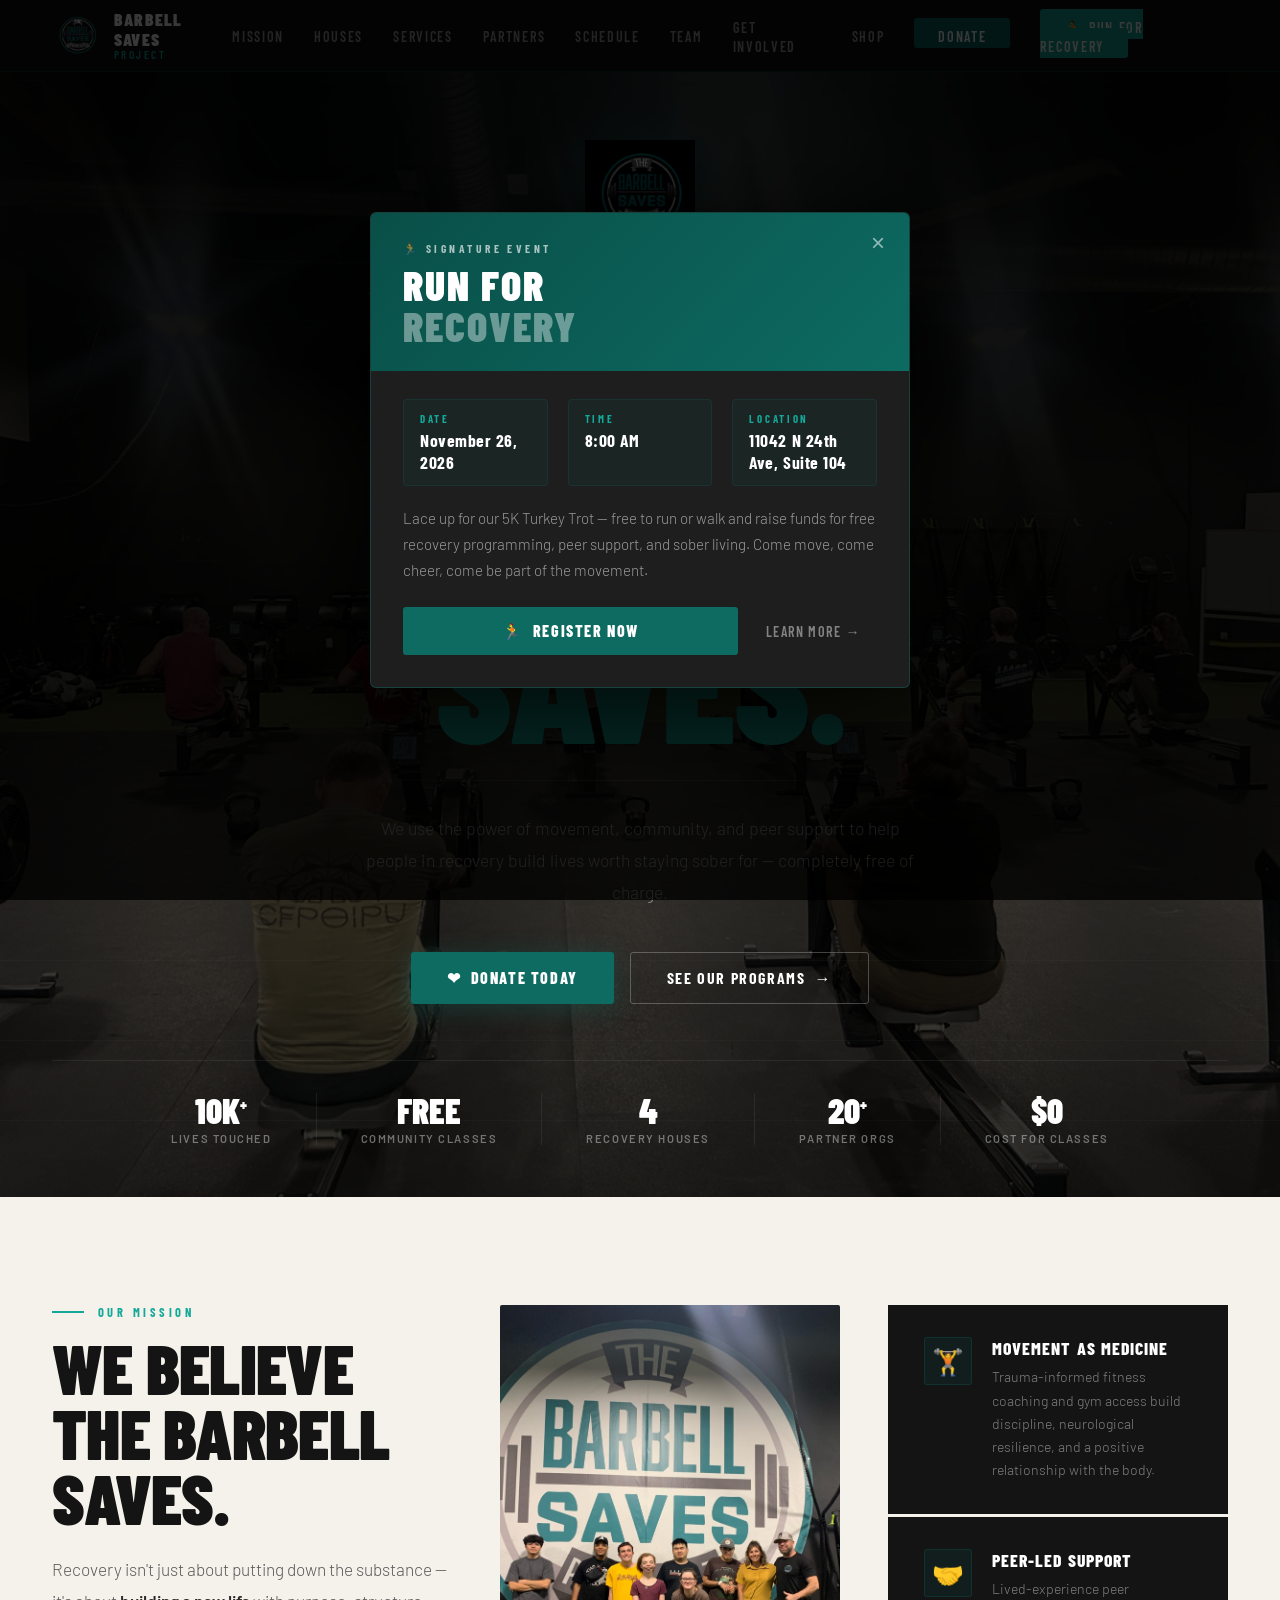
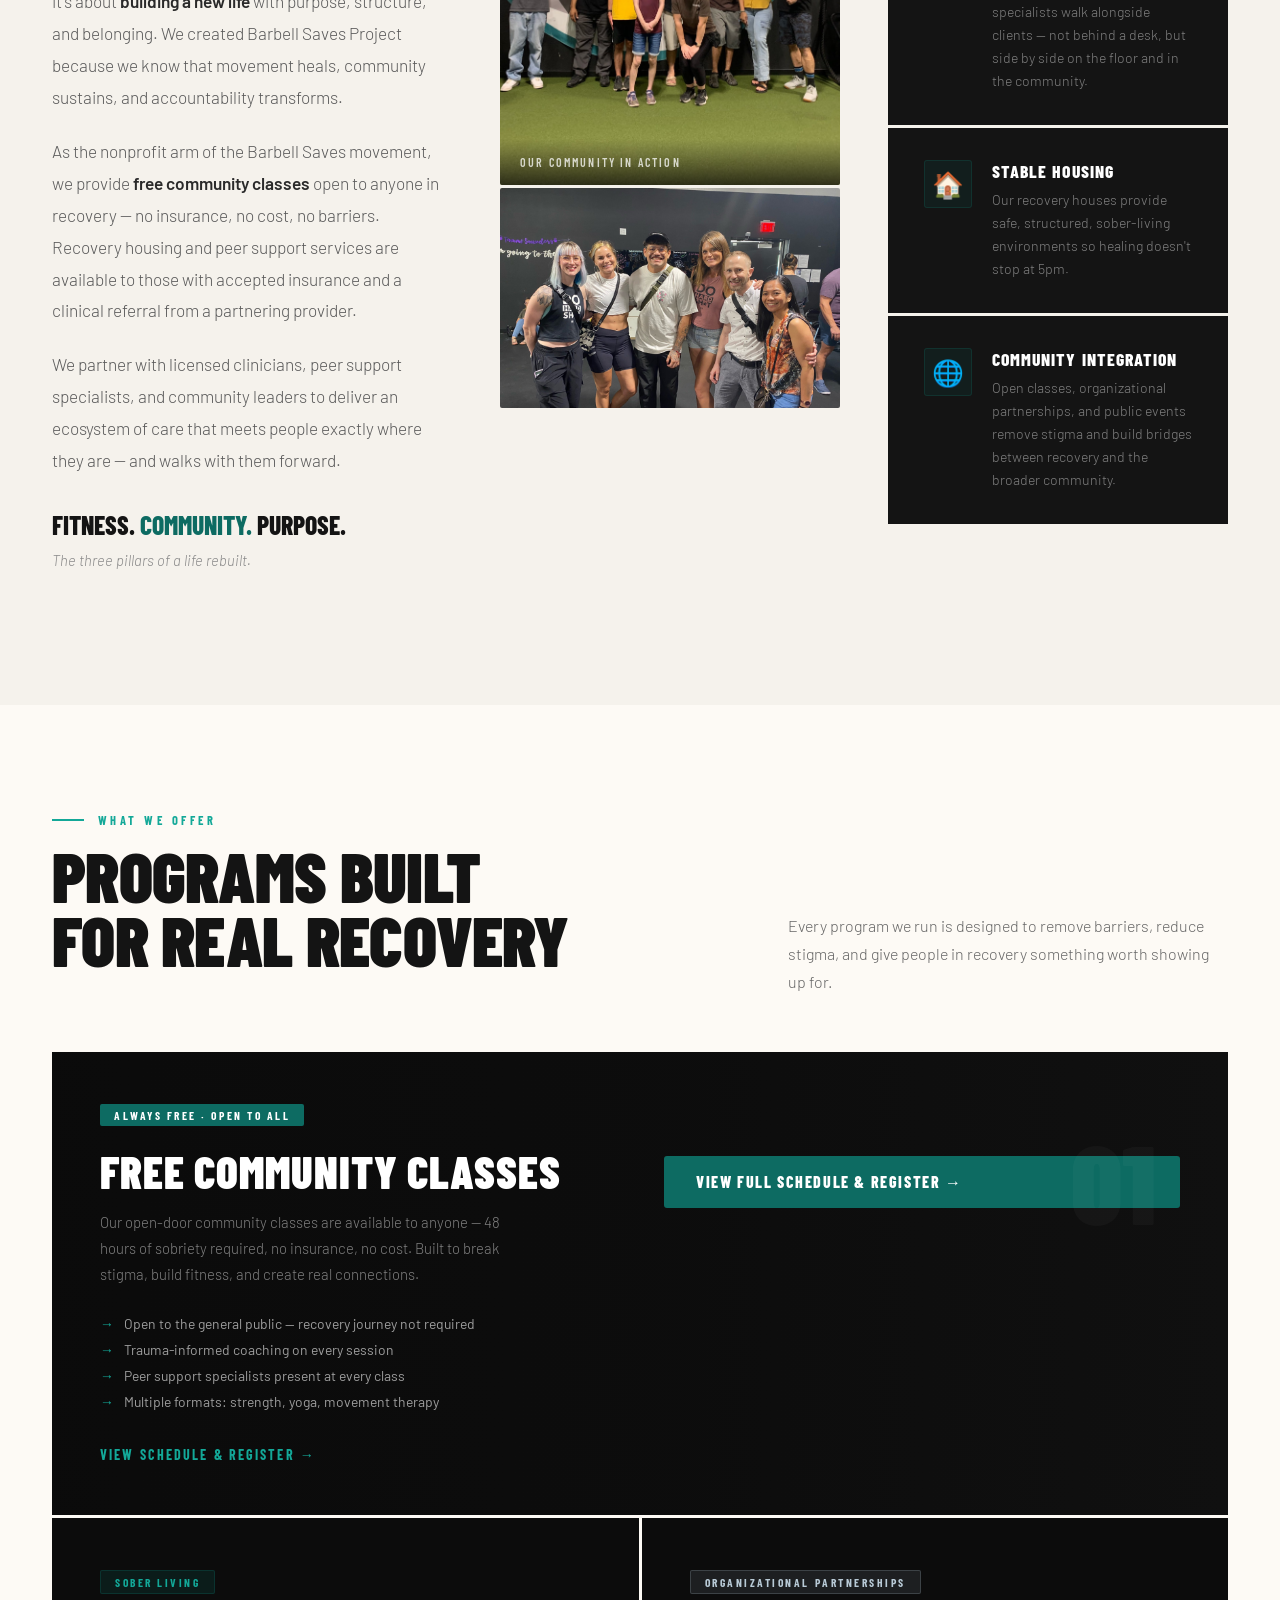
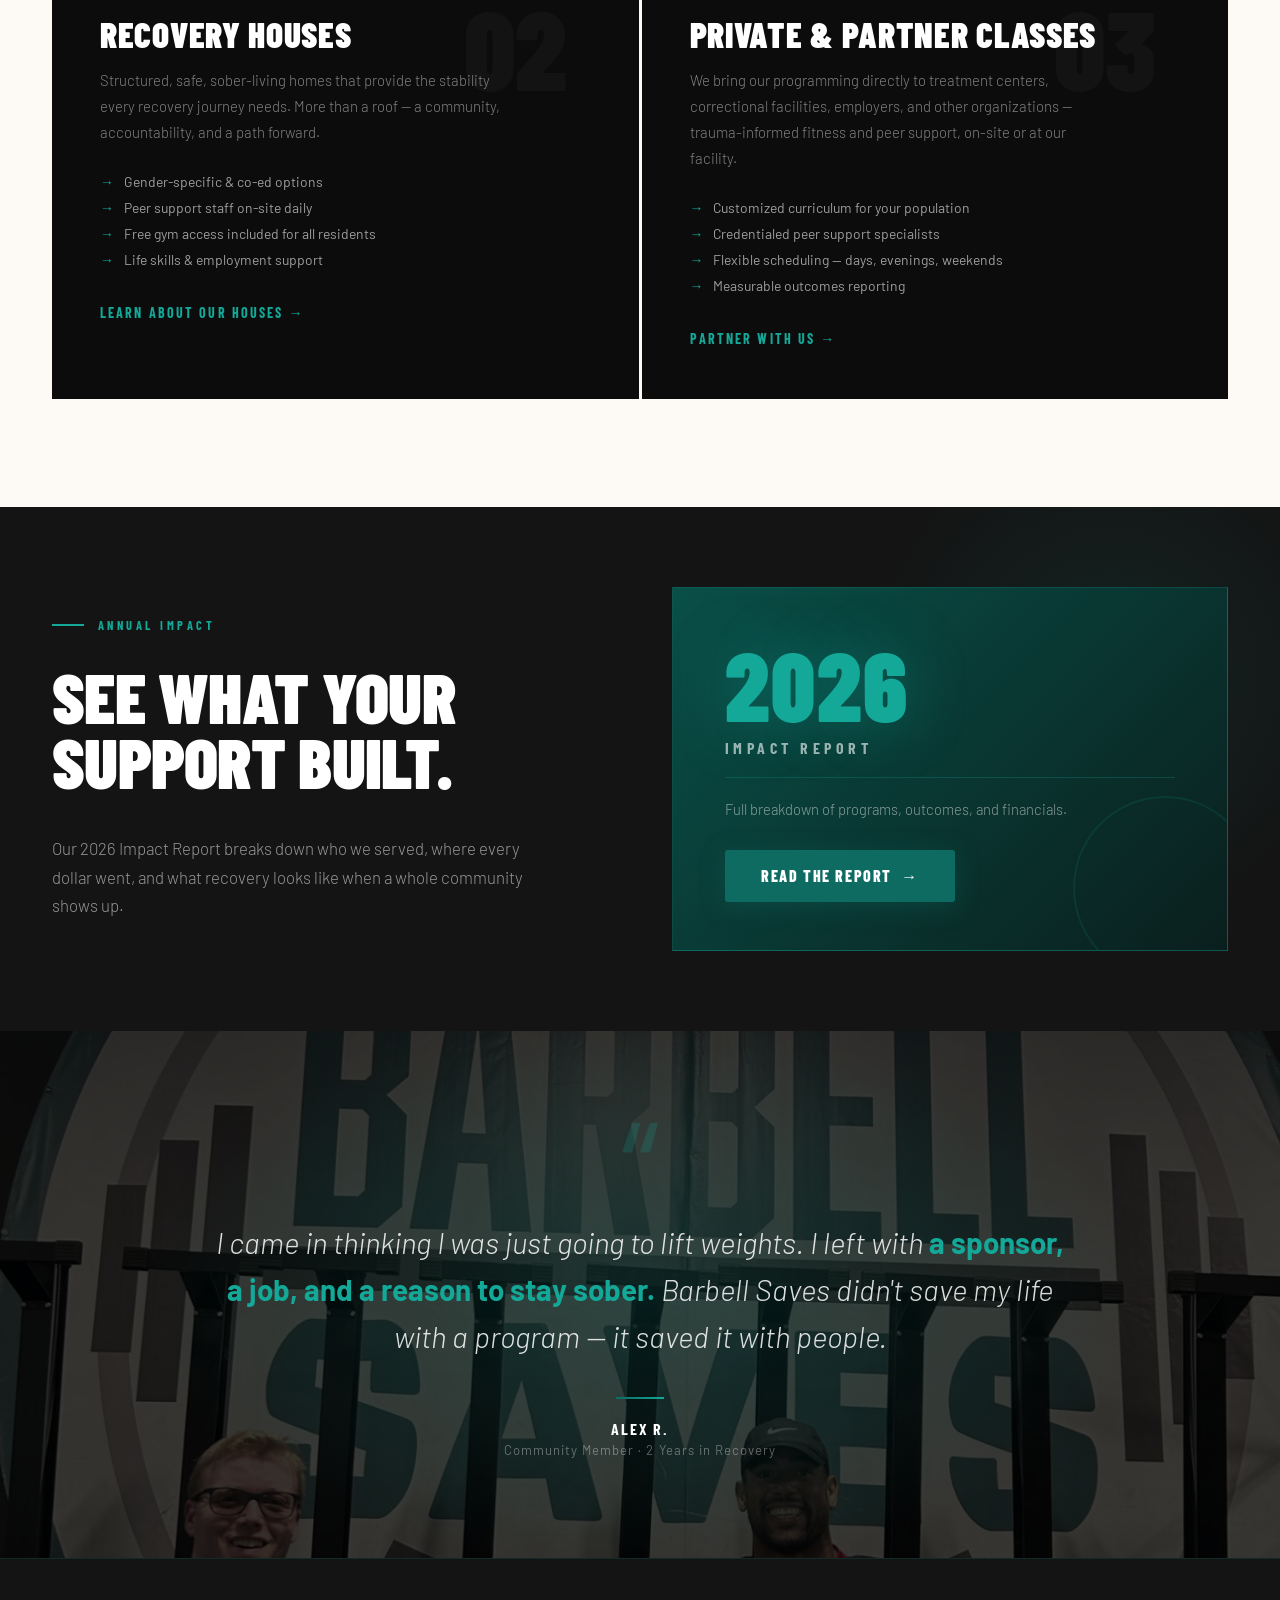
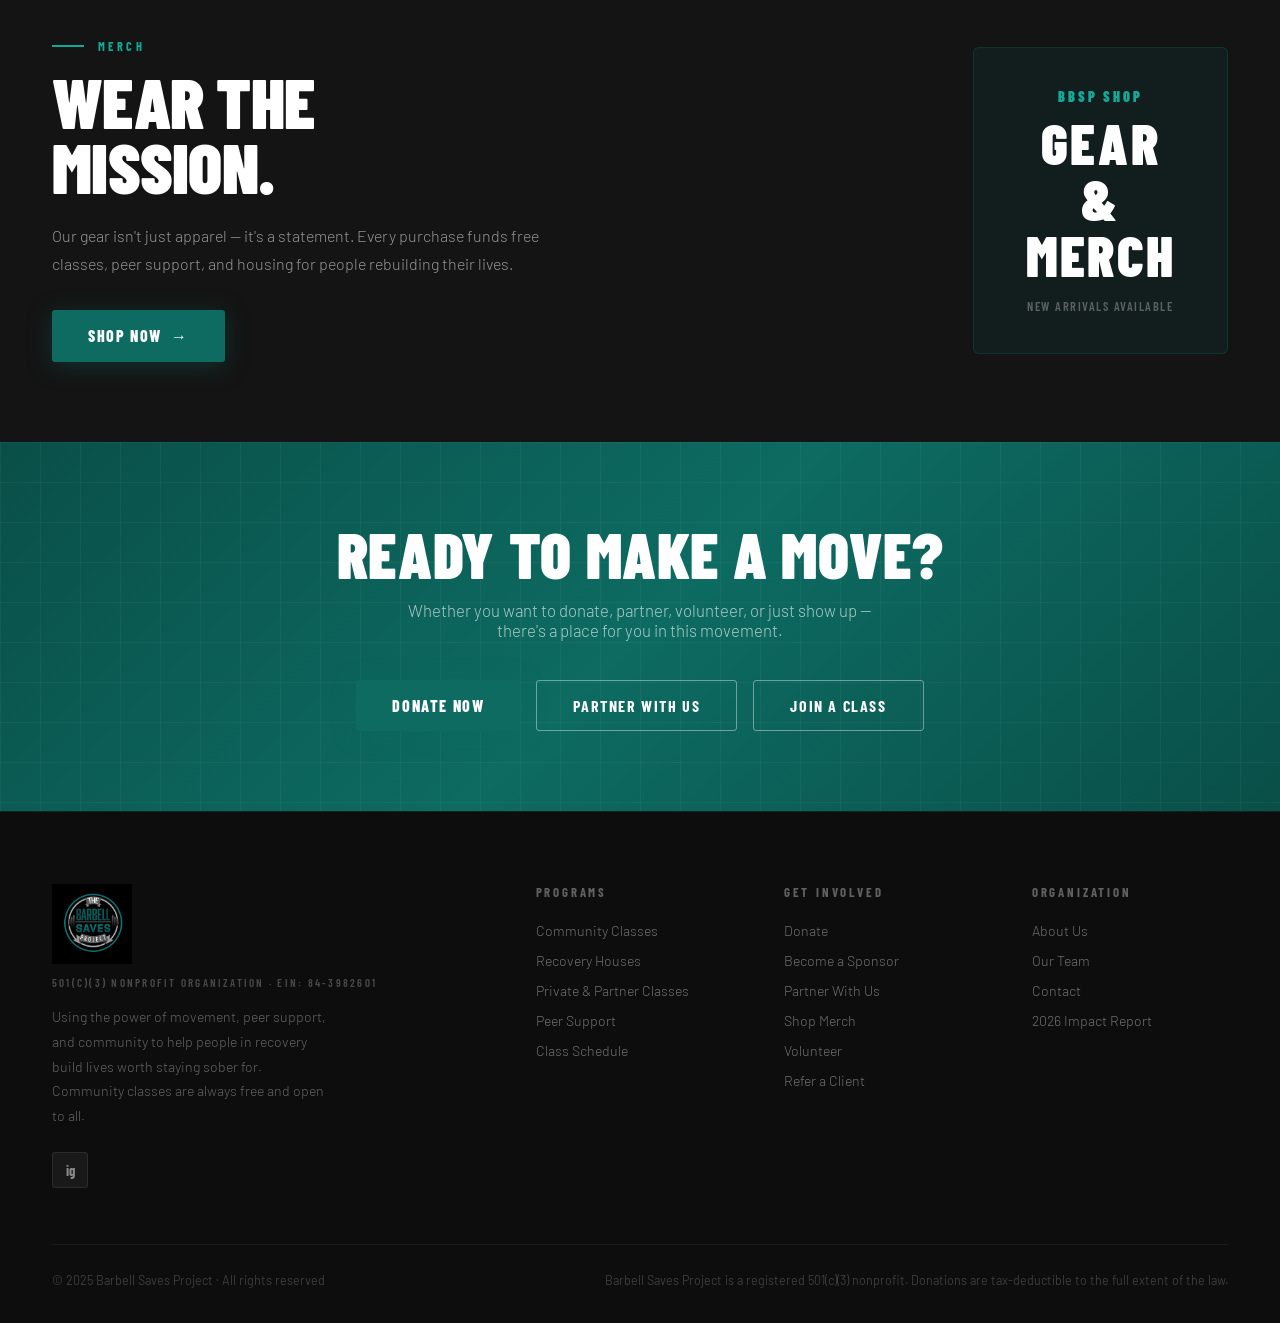
<file: index.html>
<!DOCTYPE html>
<html lang="en">
<head>
<meta charset="UTF-8">
<meta name="viewport" content="width=device-width, initial-scale=1.0">
<title>Barbell Saves Project — Strength. Recovery. Community.</title>
<link href="https://fonts.googleapis.com/css2?family=Barlow+Condensed:wght@300;400;600;700;800;900&family=Barlow:ital,wght@0,300;0,400;0,500;0,600;1,300;1,400&display=swap" rel="stylesheet">
<link rel="stylesheet" href="styles.css">
<style>
  /* ── ROW FOR RECOVERY POPUP ── */
  #rfr-popup-overlay {
    display: none;
    position: fixed;
    inset: 0;
    background: rgba(0,0,0,0.78);
    z-index: 9999;
    align-items: center;
    justify-content: center;
    padding: 20px;
  }
  #rfr-popup-overlay.active { display: flex; }
  #rfr-popup {
    background: var(--iron-mid);
    border: 1px solid rgba(13,107,98,0.45);
    border-radius: 6px;
    max-width: 540px;
    width: 100%;
    overflow: hidden;
    box-shadow: 0 24px 80px rgba(0,0,0,0.7);
    animation: popupIn 0.35s cubic-bezier(0.22,1,0.36,1);
  }
  @keyframes popupIn {
    from { opacity: 0; transform: translateY(24px) scale(0.97); }
    to   { opacity: 1; transform: translateY(0) scale(1); }
  }
  #rfr-popup-header {
    background: linear-gradient(135deg, var(--teal-dark) 0%, var(--teal) 100%);
    padding: 28px 32px 24px;
    position: relative;
  }
  #rfr-popup-header .popup-eyebrow {
    font-family: "Barlow Condensed", sans-serif;
    font-weight: 700;
    font-size: 0.72rem;
    letter-spacing: 0.3em;
    text-transform: uppercase;
    color: rgba(255,255,255,0.65);
    margin-bottom: 8px;
  }
  #rfr-popup-header h2 {
    font-family: "Barlow Condensed", sans-serif;
    font-weight: 900;
    font-size: 2.6rem;
    letter-spacing: 0.05em;
    text-transform: uppercase;
    color: white;
    line-height: 1;
    margin: 0;
  }
  #rfr-popup-header h2 span { color: rgba(255,255,255,0.4); }
  #rfr-popup-close {
    position: absolute;
    top: 14px;
    right: 16px;
    background: none;
    border: none;
    color: rgba(255,255,255,0.55);
    font-size: 1.5rem;
    cursor: pointer;
    line-height: 1;
    padding: 4px 8px;
    transition: color 0.15s;
  }
  #rfr-popup-close:hover { color: white; }
  #rfr-popup-body {
    padding: 28px 32px 32px;
  }
  #rfr-popup-body .popup-details {
    display: flex;
    gap: 20px;
    margin-bottom: 20px;
    flex-wrap: wrap;
  }
  #rfr-popup-body .popup-detail {
    flex: 1;
    min-width: 120px;
    background: rgba(13,107,98,0.1);
    border: 1px solid rgba(13,107,98,0.2);
    border-radius: 4px;
    padding: 12px 16px;
  }
  #rfr-popup-body .popup-detail-label {
    font-family: "Barlow Condensed", sans-serif;
    font-weight: 700;
    font-size: 0.68rem;
    letter-spacing: 0.25em;
    text-transform: uppercase;
    color: var(--teal-bright);
    margin-bottom: 4px;
  }
  #rfr-popup-body .popup-detail-val {
    font-family: "Barlow Condensed", sans-serif;
    font-weight: 700;
    font-size: 1.1rem;
    color: white;
    letter-spacing: 0.03em;
  }
  #rfr-popup-body p {
    font-size: 0.95rem;
    color: rgba(255,255,255,0.55);
    line-height: 1.7;
    margin-bottom: 24px;
    font-weight: 300;
  }
  #rfr-popup-body .popup-actions {
    display: flex;
    gap: 12px;
    flex-wrap: wrap;
  }
  #rfr-popup-body .popup-btn-primary {
    flex: 1;
    min-width: 160px;
    display: inline-flex;
    align-items: center;
    justify-content: center;
    gap: 8px;
    background: var(--teal);
    color: white;
    font-family: "Barlow Condensed", sans-serif;
    font-weight: 800;
    font-size: 1rem;
    letter-spacing: 0.1em;
    text-transform: uppercase;
    padding: 14px 24px;
    border-radius: 3px;
    text-decoration: none;
    transition: background 0.2s;
  }
  #rfr-popup-body .popup-btn-primary:hover { background: var(--teal-light); }
  #rfr-popup-body .popup-btn-secondary {
    display: inline-flex;
    align-items: center;
    justify-content: center;
    color: rgba(255,255,255,0.45);
    font-family: "Barlow Condensed", sans-serif;
    font-weight: 600;
    font-size: 0.88rem;
    letter-spacing: 0.1em;
    text-transform: uppercase;
    text-decoration: none;
    padding: 14px 16px;
    transition: color 0.2s;
  }
  #rfr-popup-body .popup-btn-secondary:hover { color: white; }
</style>
</head>
<body>

<!-- RUN FOR RECOVERY POPUP -->
<div id="rfr-popup-overlay">
  <div id="rfr-popup" role="dialog" aria-modal="true" aria-label="Run for Recovery 5K Turkey Trot">
    <div id="rfr-popup-header">
      <button id="rfr-popup-close" aria-label="Close">&times;</button>
      <div class="popup-eyebrow">&#127939; Signature Event</div>
      <h2>Run for<br><span>Recovery</span></h2>
    </div>
    <div id="rfr-popup-body">
      <div class="popup-details">
        <div class="popup-detail">
          <div class="popup-detail-label">Date</div>
          <div class="popup-detail-val">November 26, 2026</div>
        </div>
        <div class="popup-detail">
          <div class="popup-detail-label">Time</div>
          <div class="popup-detail-val">8:00 AM</div>
        </div>
        <div class="popup-detail">
          <div class="popup-detail-label">Location</div>
          <div class="popup-detail-val">11042 N 24th Ave, Suite 104</div>
        </div>
      </div>
      <p>Lace up for our 5K Turkey Trot &mdash; free to run or walk and raise funds for free recovery programming, peer support, and sober living. Come move, come cheer, come be part of the movement.</p>
      <div class="popup-actions">
        <a href="https://bbsturkeytrot.givesmart.com" target="_blank" rel="noopener" class="popup-btn-primary">&#127939;&nbsp; Register Now</a>
        <a href="run-for-recovery.html" class="popup-btn-secondary">Learn More &rarr;</a>
      </div>
    </div>
  </div>
</div>

<!-- NAV -->
<nav id="main-nav">
  <a href="index.html" class="nav-logo">
    <img src="images/image1.png" alt="The Barbell Saves Project">
    <div class="nav-logo-text">Barbell Saves<span>Project</span></div>
  </a>
  <button class="nav-hamburger" id="nav-hamburger" aria-label="Menu"><span></span><span></span><span></span></button><ul class="nav-links" id="nav-links">
    <li><a href="index.html#mission">Mission</a></li>
    <li><a href="houses.html">Houses</a></li>
    <li><a href="services.html">Services</a></li>
    <li><a href="partners.html">Partners</a></li>
    <li><a href="schedule.html">Schedule</a></li>
    <li><a href="team.html">Team</a></li>
    <li><a href="get-involved.html">Get Involved</a></li>
    <li><a href="shop.html">Shop</a></li>
    <li><a href="get-involved.html#donate" class="nav-donate">Donate</a></li><li><a href="run-for-recovery.html" class="nav-donate" style="background:var(--teal-bright)!important">&#127939; Run for Recovery</a></li>
  </ul>
</nav>

<!-- HERO -->
<section class="hero">
  <div class="hero-bg"></div>
  <div class="hero-lines"></div>

  <div class="hero-body">
    <img src="images/image2.png" alt="The Barbell Saves Project" class="hero-logo">

    <div class="hero-overline">
      <span class="overline-rule"></span>
      501(c)(3) Nonprofit &middot; Phoenix, AZ &middot; Free to All
      <span class="overline-rule"></span>
    </div>

    <h1 class="hero-headline">
      <span class="headline-row outline">The</span>
      <span class="headline-row">Barbell</span>
      <span class="headline-row teal">Saves.</span>
    </h1>

    <div class="hero-divider"></div>

    <p class="hero-sub">
      We use the power of movement, community, and peer support to help people in recovery
      build lives worth staying sober for &mdash; completely free of charge.
    </p>

    <div class="hero-actions">
      <a href="https://igfn.us/form/uz2sVw" target="_blank" rel="noopener" class="btn-primary">&#10084;&nbsp; Donate Today</a>
      <a href="#programs" class="btn-secondary">See Our Programs &nbsp;&#8594;</a>
    </div>

    <div class="hero-stat-row">
      <div class="hero-stat"><div class="hero-stat-n">10K<sup>+</sup></div><div class="hero-stat-l">Lives Touched</div></div>
      <div class="hero-stat"><div class="hero-stat-n">FREE</div><div class="hero-stat-l">Community Classes</div></div>
      <div class="hero-stat"><div class="hero-stat-n">4</div><div class="hero-stat-l">Recovery Houses</div></div>
      <div class="hero-stat"><div class="hero-stat-n">20<sup>+</sup></div><div class="hero-stat-l">Partner Orgs</div></div>
      <div class="hero-stat"><div class="hero-stat-n">$0</div><div class="hero-stat-l">Cost for Classes</div></div>
    </div>
  </div>
</section>

<!-- MISSION -->
<section class="mission-section section" id="mission">
  <div class="section-inner">
    <div class="mission-layout">
      <div class="mission-copy">
        <div class="section-tag">Our Mission</div>
        <h2 class="section-title">We Believe<br>the Barbell Saves.</h2>
        <p>Recovery isn't just about putting down the substance &#8212; it's about <strong>building a new life</strong> with purpose, structure, and belonging. We created Barbell Saves Project because we know that movement heals, community sustains, and accountability transforms.</p>
        <p>As the nonprofit arm of the Barbell Saves movement, we provide <strong>free community classes</strong> open to anyone in recovery &#8212; no insurance, no cost, no barriers. Recovery housing and peer support services are available to those with accepted insurance and a clinical referral from a partnering provider.</p>
        <p>We partner with licensed clinicians, peer support specialists, and community leaders to deliver an ecosystem of care that meets people exactly where they are &#8212; and walks with them forward.</p>
        <div class="big-statement">Fitness. <span>Community.</span> Purpose.</div>
        <p style="font-size:0.92rem;color:#888;font-style:italic;">The three pillars of a life rebuilt.</p>
      </div>
      <div class="mission-photo-col">
        <div class="mission-photo-wrap" style="margin-bottom:3px;">
          <img src="images/image3.jpg" alt="Barbell Saves Project community">
          <div class="mission-photo-caption">Our community in action</div>
        </div>
        <div class="mission-photo-wrap">
          <img src="images/image4.jpg" alt="Barbell Saves Project event" style="height:220px;">
        </div>
      </div>
      <div class="mission-panels">
        <div class="mission-panel"><div class="panel-icon">&#127947;</div><div class="panel-body"><h4>Movement as Medicine</h4><p>Trauma-informed fitness coaching and gym access build discipline, neurological resilience, and a positive relationship with the body.</p></div></div>
        <div class="mission-panel"><div class="panel-icon">&#129309;</div><div class="panel-body"><h4>Peer-Led Support</h4><p>Lived-experience peer specialists walk alongside clients &#8212; not behind a desk, but side by side on the floor and in the community.</p></div></div>
        <div class="mission-panel"><div class="panel-icon">&#127968;</div><div class="panel-body"><h4>Stable Housing</h4><p>Our recovery houses provide safe, structured, sober-living environments so healing doesn't stop at 5pm.</p></div></div>
        <div class="mission-panel"><div class="panel-icon">&#127760;</div><div class="panel-body"><h4>Community Integration</h4><p>Open classes, organizational partnerships, and public events remove stigma and build bridges between recovery and the broader community.</p></div></div>
      </div>
    </div>
  </div>
</section>

<!-- PROGRAMS -->
<section class="programs-section section" id="programs">
  <div class="section-inner">
    <div class="programs-header">
      <div>
        <div class="section-tag">What We Offer</div>
        <h2 class="section-title">Programs Built<br>for Real Recovery</h2>
      </div>
      <p class="programs-intro">Every program we run is designed to remove barriers, reduce stigma, and give people in recovery something worth showing up for.</p>
    </div>
    <div class="programs-grid">
      <div class="prog-card prog-community" style="background-image: url("images/image11.jpg"); background-size: cover; background-position: center 20%; position: relative;">
        <div style="position:absolute;inset:0;background:linear-gradient(90deg,rgba(10,10,10,0.92) 0%,rgba(10,10,10,0.75) 55%,rgba(10,10,10,0.4) 100%);"></div>
        <div style="position:relative;z-index:1;">
        <div class="prog-num">01</div>
        <span class="prog-badge badge-free">Always Free &middot; Open to All</span>
        <div class="community-inner">
          <div>
            <h3>Free Community Classes</h3>
            <p>Our open-door community classes are available to anyone &#8212; 48 hours of sobriety required, no insurance, no cost. Built to break stigma, build fitness, and create real connections.</p>
            <ul class="prog-list">
              <li><span class="bull">&#8594;</span> Open to the general public &#8212; recovery journey not required</li>
              <li><span class="bull">&#8594;</span> Trauma-informed coaching on every session</li>
              <li><span class="bull">&#8594;</span> Peer support specialists present at every class</li>
              <li><span class="bull">&#8594;</span> Multiple formats: strength, yoga, movement therapy</li>
            </ul>
            <a href="schedule.html" class="prog-link">View Schedule &amp; Register &#8594;</a>
          </div>
          <a href="schedule.html" class="schedule-cta-btn">View Full Schedule &amp; Register &#8594;</a>
        </div>
        </div>
      </div>
      <div class="prog-card" style="background-image:url("images/image12.jpg");background-size:cover;background-position:center top;position:relative;">
        <div style="position:absolute;inset:0;background:rgba(10,10,10,0.82);"></div>
        <div style="position:relative;z-index:1;">
        <div class="prog-num">02</div>
        <span class="prog-badge badge-teal">Sober Living</span>
        <h3>Recovery Houses</h3>
        <p>Structured, safe, sober-living homes that provide the stability every recovery journey needs. More than a roof &#8212; a community, accountability, and a path forward.</p>
        <ul class="prog-list">
          <li><span class="bull">&#8594;</span> Gender-specific &amp; co-ed options</li>
          <li><span class="bull">&#8594;</span> Peer support staff on-site daily</li>
          <li><span class="bull">&#8594;</span> Free gym access included for all residents</li>
          <li><span class="bull">&#8594;</span> Life skills &amp; employment support</li>
        </ul>
        <a href="houses.html" class="prog-link">Learn About Our Houses &#8594;</a>
        </div>
      </div>
      <div class="prog-card" style="background-image:url("images/image13.jpg");background-size:cover;background-position:center 25%;position:relative;">
        <div style="position:absolute;inset:0;background:rgba(10,10,10,0.82);"></div>
        <div style="position:relative;z-index:1;">
        <div class="prog-num">03</div>
        <span class="prog-badge badge-silver">Organizational Partnerships</span>
        <h3>Private &amp; Partner Classes</h3>
        <p>We bring our programming directly to treatment centers, correctional facilities, employers, and other organizations &#8212; trauma-informed fitness and peer support, on-site or at our facility.</p>
        <ul class="prog-list">
          <li><span class="bull">&#8594;</span> Customized curriculum for your population</li>
          <li><span class="bull">&#8594;</span> Credentialed peer support specialists</li>
          <li><span class="bull">&#8594;</span> Flexible scheduling &#8212; days, evenings, weekends</li>
          <li><span class="bull">&#8594;</span> Measurable outcomes reporting</li>
        </ul>
        <a href="get-involved.html" class="prog-link">Partner With Us &#8594;</a>
        </div>
      </div>
    </div>
  </div>
</section>

<!-- IMPACT REPORT -->
<section class="impact-report-section">
  <div class="section-inner">
    <div class="impact-report-layout">
      <div class="impact-report-copy">
        <div class="section-tag">Annual Impact</div>
        <h2 class="section-title">See What Your<br>Support Built.</h2>
        <p>Our 2026 Impact Report breaks down who we served, where every dollar went, and what recovery looks like when a whole community shows up.</p>
      </div>
      <div class="impact-report-cta">
        <div class="impact-report-year">2026</div>
        <div class="impact-report-label">Impact Report</div>
        <p>Full breakdown of programs, outcomes, and financials.</p>
        <a href="https://issuu.com/barbellsaves/docs/2025_impact_report_final" target="_blank" rel="noopener" class="btn-primary" style="margin-top:24px;display:inline-block;">Read the Report &nbsp;&#8594;</a>
      </div>
    </div>
  </div>
</section>

<!-- TESTIMONIAL -->
<section class="testimonial-section">
  <div class="testimonial-inner">
    <div class="big-quote">&#8220;</div>
    <blockquote>I came in thinking I was just going to lift weights. I left with <strong>a sponsor, a job, and a reason to stay sober.</strong> Barbell Saves didn't save my life with a program &#8212; it saved it with people.</blockquote>
    <div class="quote-divider"></div>
    <div class="quote-name">Alex R.</div>
    <div class="quote-role">Community Member &middot; 2 Years in Recovery</div>
  </div>
</section>

<!-- SHOP THE MISSION -->
<section style="background:var(--iron);padding:80px 52px;border-top:1px solid rgba(13,107,98,0.25);">
  <div style="max-width:1200px;margin:0 auto;display:flex;align-items:center;gap:64px;justify-content:space-between;flex-wrap:wrap;">
    <div style="flex:1;min-width:300px;">
      <div class="section-tag">Merch</div>
      <h2 class="section-title" style="color:white;">Wear the<br>Mission.</h2>
      <p style="font-size:1rem;color:rgba(255,255,255,0.55);font-weight:300;line-height:1.75;max-width:520px;margin-bottom:32px;">Our gear isn't just apparel &mdash; it's a statement. Every purchase funds free classes, peer support, and housing for people rebuilding their lives.</p>
      <a href="shop.html" class="btn-primary">Shop Now &nbsp;&#8594;</a>
    </div>
    <div style="flex:0 0 auto;background:rgba(13,107,98,0.12);border:1px solid rgba(13,107,98,0.3);border-radius:6px;padding:40px 52px;text-align:center;">
      <div style="font-family:'Barlow Condensed',sans-serif;font-weight:900;font-size:0.9rem;letter-spacing:0.2em;text-transform:uppercase;color:var(--teal-bright);margin-bottom:10px;">BBSP Shop</div>
      <div style="font-family:'Barlow Condensed',sans-serif;font-weight:900;font-size:3.5rem;letter-spacing:0.04em;text-transform:uppercase;color:white;line-height:1;margin-bottom:16px;">Gear<br>&amp;<br>Merch</div>
      <div style="font-family:'Barlow Condensed',sans-serif;font-weight:600;font-size:0.78rem;letter-spacing:0.12em;text-transform:uppercase;color:rgba(255,255,255,0.3);">New Arrivals Available</div>
    </div>
  </div>
</section>

<!-- CTA BAND -->
<div class="cta-band" style="position:relative;">
  <div style="position:absolute;inset:0;background-image:url("images/image14.jpg");background-size:cover;background-position:center 40%;filter:brightness(0.15) saturate(0.6);"></div>
  <div class="cta-band-inner">
    <h2>Ready to Make a Move?</h2>
    <p>Whether you want to donate, partner, volunteer, or just show up &#8212; there's a place for you in this movement.</p>
    <div class="cta-btns">
      <a href="https://igfn.us/form/uz2sVw" target="_blank" rel="noopener" class="btn-primary">Donate Now</a>
      <a href="get-involved.html" class="btn-secondary" style="border-color:rgba(255,255,255,0.4);">Partner With Us</a>
      <a href="index.html#programs" class="btn-secondary" style="border-color:rgba(255,255,255,0.4);">Join a Class</a>
    </div>
  </div>
</div>

<!-- FOOTER -->
<footer>
  <div class="footer-grid">
    <div class="footer-brand">
      <img src="images/image8.png" alt="The Barbell Saves Project">
      <div class="footer-501c3">501(c)(3) Nonprofit Organization &middot; EIN: 84-3982601</div>
      <p>Using the power of movement, peer support, and community to help people in recovery build lives worth staying sober for. Community classes are always free and open to all.</p>
      <div class="social-row">
        <a href="https://www.instagram.com/thebarbellsaves" target="_blank" rel="noopener" class="social-icon">ig</a>
      </div>
    </div>
    <div class="footer-col"><h5>Programs</h5><ul><li><a href="schedule.html">Community Classes</a></li><li><a href="houses.html">Recovery Houses</a></li><li><a href="mailto:info@thebarbellsavesproject.org?subject=Private%20%26%20Partner%20Classes%20Inquiry">Private &amp; Partner Classes</a></li><li><a href="services.html">Peer Support</a></li><li><a href="schedule.html">Class Schedule</a></li></ul></div>
    <div class="footer-col"><h5>Get Involved</h5><ul><li><a href="get-involved.html#donate">Donate</a></li><li><a href="get-involved.html#sponsors">Become a Sponsor</a></li><li><a href="get-involved.html">Partner With Us</a></li><li><a href="shop.html">Shop Merch</a></li><li><a href="volunteer.html">Volunteer</a></li><li><a href="referral.html">Refer a Client</a></li></ul></div>
    <div class="footer-col"><h5>Organization</h5><ul><li><a href="contact.html">About Us</a></li><li><a href="team.html">Our Team</a></li><li><a href="contact.html">Contact</a></li><li><a href="https://issuu.com/barbellsaves/docs/2025_impact_report_final" target="_blank" rel="noopener">2026 Impact Report</a></li></ul></div>
  </div>
  <div class="footer-bottom">
    <p>&#169; 2025 Barbell Saves Project &middot; All rights reserved</p>
    <p>Barbell Saves Project is a registered 501(c)(3) nonprofit. Donations are tax-deductible to the full extent of the law.</p>
  </div>
</footer>

<script src="script.js"></script>
<script>
  (function() {
    if (!sessionStorage.getItem('rfrPopupSeen')) {
      var overlay = document.getElementById('rfr-popup-overlay');
      setTimeout(function() { overlay.classList.add('active'); }, 1200);
      document.getElementById('rfr-popup-close').addEventListener('click', function() {
        overlay.classList.remove('active');
        sessionStorage.setItem('rfrPopupSeen', '1');
      });
      overlay.addEventListener('click', function(e) {
        if (e.target === overlay) {
          overlay.classList.remove('active');
          sessionStorage.setItem('rfrPopupSeen', '1');
        }
      });
      document.addEventListener('keydown', function(e) {
        if (e.key === 'Escape') {
          overlay.classList.remove('active');
          sessionStorage.setItem('rfrPopupSeen', '1');
        }
      });
    }
  })();
</script>

</body>
</html>
</file>
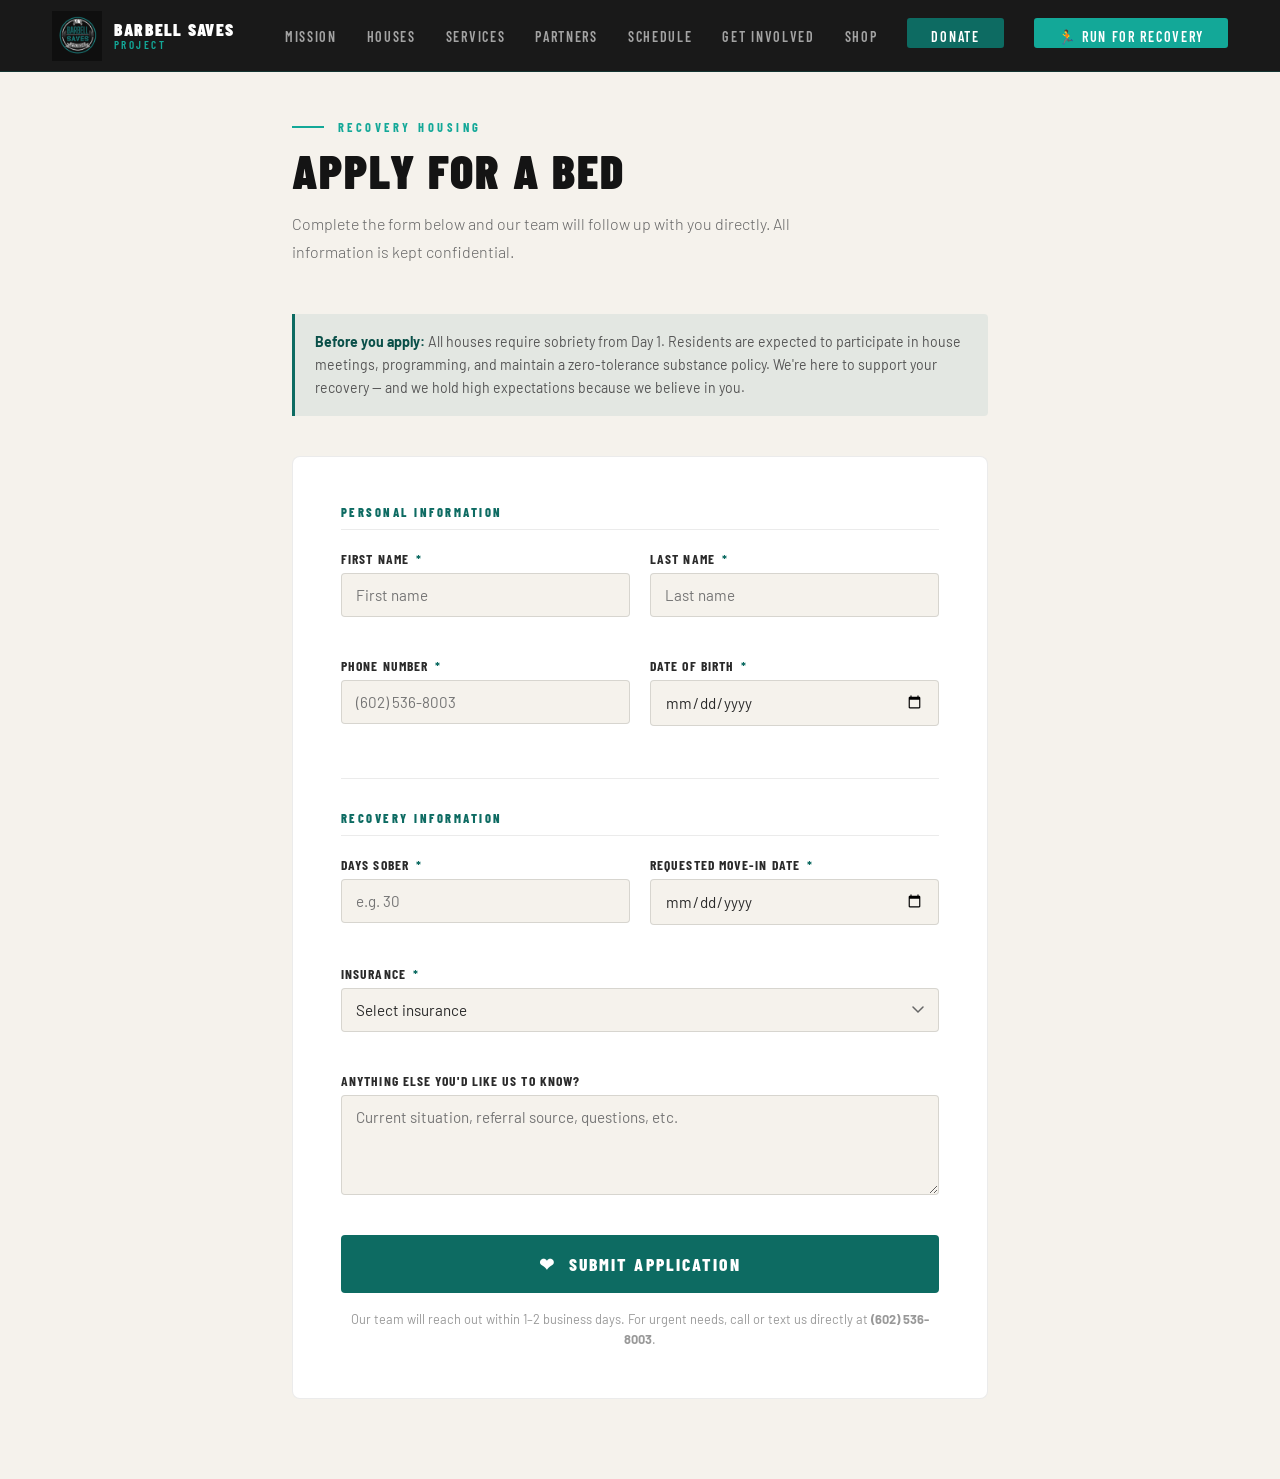
<file: apply.html>
<!DOCTYPE html>
<html lang="en">
<head>
<meta charset="UTF-8">
<meta name="viewport" content="width=device-width, initial-scale=1.0">
<title>Apply for a Bed — Barbell Saves Project</title>
<link href="https://fonts.googleapis.com/css2?family=Barlow+Condensed:wght@300;400;600;700;800;900&family=Barlow:ital,wght@0,300;0,400;0,500;0,600;1,300;1,400&display=swap" rel="stylesheet">
<link rel="stylesheet" href="styles.css">
<style>
  body { background: var(--off-white); }

  .apply-page { padding: 120px 52px 80px; max-width: 800px; margin: 0 auto; }

  .apply-header { margin-bottom: 48px; }
  .apply-header .section-tag { margin-bottom: 12px; }
  .apply-header h1 { font-family: "Barlow Condensed", sans-serif; font-weight: 900; font-size: 3rem; letter-spacing: 0.04em; text-transform: uppercase; color: var(--iron); line-height: 1; margin-bottom: 16px; }
  .apply-header p { font-size: 1rem; color: #666; font-weight: 300; line-height: 1.75; max-width: 560px; }

  .apply-note { background: rgba(13,107,98,0.08); border-left: 3px solid var(--teal); padding: 16px 20px; border-radius: 0 4px 4px 0; margin-bottom: 40px; font-size: 0.88rem; color: #555; line-height: 1.65; }
  .apply-note strong { color: var(--teal-dark); }

  .apply-form { background: white; border: 1px solid rgba(0,0,0,0.08); border-radius: 8px; padding: 48px; }

  .form-section-label { font-family: "Barlow Condensed", sans-serif; font-weight: 800; font-size: 0.78rem; letter-spacing: 0.2em; text-transform: uppercase; color: var(--teal); margin-bottom: 20px; padding-bottom: 10px; border-bottom: 1px solid rgba(0,0,0,0.08); }

  .form-grid { display: grid; grid-template-columns: 1fr 1fr; gap: 20px; margin-bottom: 20px; }
  .form-group { display: flex; flex-direction: column; gap: 6px; margin-bottom: 20px; }
  .form-group.full { grid-column: 1 / -1; }

  label { font-family: "Barlow Condensed", sans-serif; font-weight: 700; font-size: 0.85rem; letter-spacing: 0.08em; text-transform: uppercase; color: var(--charcoal); }
  label .req { color: var(--teal); margin-left: 3px; }

  input, select, textarea {
    font-family: "Barlow", sans-serif;
    font-size: 0.95rem;
    color: var(--charcoal);
    background: var(--off-white);
    border: 1.5px solid rgba(0,0,0,0.12);
    border-radius: 4px;
    padding: 12px 14px;
    transition: border-color 0.2s, box-shadow 0.2s;
    outline: none;
    width: 100%;
  }
  input:focus, select:focus, textarea:focus {
    border-color: var(--teal);
    box-shadow: 0 0 0 3px rgba(13,107,98,0.1);
  }
  select { appearance: none; background-image: url("data:image/svg+xml,%3Csvg xmlns='http://www.w3.org/2000/svg' width='12' height='8' viewBox='0 0 12 8'%3E%3Cpath d='M1 1l5 5 5-5' stroke='%23666' stroke-width='1.5' fill='none' stroke-linecap='round'/%3E%3C/svg%3E"); background-repeat: no-repeat; background-position: right 14px center; padding-right: 36px; }
  textarea { resize: vertical; min-height: 100px; }

  .divider { border: none; border-top: 1px solid rgba(0,0,0,0.08); margin: 32px 0; }

  .submit-btn { display: block; width: 100%; background: var(--teal); color: white; font-family: "Barlow Condensed", sans-serif; font-weight: 800; font-size: 1.1rem; letter-spacing: 0.12em; text-transform: uppercase; border: none; padding: 18px; border-radius: 4px; cursor: pointer; transition: background 0.2s, transform 0.15s; margin-top: 8px; }
  .submit-btn:hover { background: var(--teal-light); transform: translateY(-1px); }

  .form-footer-note { margin-top: 16px; text-align: center; font-size: 0.8rem; color: #999; line-height: 1.6; }

  @media (max-width: 768px) {
    .apply-page { padding: 100px 20px 60px; }
    .apply-header h1 { font-size: 2.2rem; }
    .apply-form { padding: 28px 20px; }
    .form-grid { grid-template-columns: 1fr; }
  }
</style>
</head>
<body>

<!-- NAV -->
<nav id="main-nav">
  <a href="index.html" class="nav-logo">
    <img src="images/image1.png" alt="The Barbell Saves Project">
    <div class="nav-logo-text">Barbell Saves<span>Project</span></div>
  </a>
  <button class="nav-hamburger" id="nav-hamburger" aria-label="Menu"><span></span><span></span><span></span></button><ul class="nav-links" id="nav-links">
    <li><a href="index.html#mission">Mission</a></li>
    <li><a href="houses.html">Houses</a></li>
    <li><a href="services.html">Services</a></li>
    <li><a href="partners.html">Partners</a></li>
    <li><a href="schedule.html">Schedule</a></li>
    <li><a href="get-involved.html">Get Involved</a></li>
    <li><a href="shop.html">Shop</a></li>
    <li><a href="get-involved.html#donate" class="nav-donate">Donate</a></li><li><a href="run-for-recovery.html" class="nav-donate" style="background:var(--teal-bright)!important">&#127939; Run for Recovery</a></li>
  </ul>
</nav>

<div class="apply-page">

  <div class="apply-header">
    <div class="section-tag">Recovery Housing</div>
    <h1>Apply for a Bed</h1>
    <p>Complete the form below and our team will follow up with you directly. All information is kept confidential.</p>
  </div>

  <div class="apply-note">
    <strong>Before you apply:</strong> All houses require sobriety from Day 1. Residents are expected to participate in house meetings, programming, and maintain a zero-tolerance substance policy. We're here to support your recovery — and we hold high expectations because we believe in you.
  </div>

  <form class="apply-form" action="https://formspree.io/f/xpqoaqlv" method="POST">

    <div class="form-section-label">Personal Information</div>

    <div class="form-grid">
      <div class="form-group">
        <label for="first_name">First Name <span class="req">*</span></label>
        <input type="text" id="first_name" name="first_name" required placeholder="First name">
      </div>
      <div class="form-group">
        <label for="last_name">Last Name <span class="req">*</span></label>
        <input type="text" id="last_name" name="last_name" required placeholder="Last name">
      </div>
      <div class="form-group">
        <label for="phone">Phone Number <span class="req">*</span></label>
        <input type="tel" id="phone" name="phone" required placeholder="(602) 536-8003">
      </div>
      <div class="form-group">
        <label for="dob">Date of Birth <span class="req">*</span></label>
        <input type="date" id="dob" name="dob" required>
      </div>
    </div>

    <hr class="divider">
    <div class="form-section-label">Recovery Information</div>

    <div class="form-grid">
      <div class="form-group">
        <label for="days_sober">Days Sober <span class="req">*</span></label>
        <input type="number" id="days_sober" name="days_sober" required placeholder="e.g. 30" min="0">
      </div>
      <div class="form-group">
        <label for="requested_date">Requested Move-In Date <span class="req">*</span></label>
        <input type="date" id="requested_date" name="requested_date" required>
      </div>
      <div class="form-group full">
        <label for="insurance">Insurance <span class="req">*</span></label>
        <select id="insurance" name="insurance" required>
          <option value="" disabled selected>Select insurance</option>
          <option value="Mercy Care">Mercy Care</option>
          <option value="AIHP">AIHP</option>
          <option value="AHCCCS">AHCCCS</option>
          <option value="Banner Community">Banner Community</option>
          <option value="Health Choice">Health Choice</option>
          <option value="AZ Complete">AZ Complete</option>
          <option value="Other">Other (contact us to verify)</option>
        </select>
      </div>
      <div class="form-group full">
        <label for="notes">Anything else you'd like us to know?</label>
        <textarea id="notes" name="notes" placeholder="Current situation, referral source, questions, etc."></textarea>
      </div>
    </div>

    <button type="submit" class="submit-btn">&#10084;&nbsp; Submit Application</button>
    <p class="form-footer-note">Our team will reach out within 1–2 business days. For urgent needs, call or text us directly at <strong>(602) 536-8003</strong>.</p>

  </form>

</div>

<script src="script.js"></script>
</body>
</html>
</file>
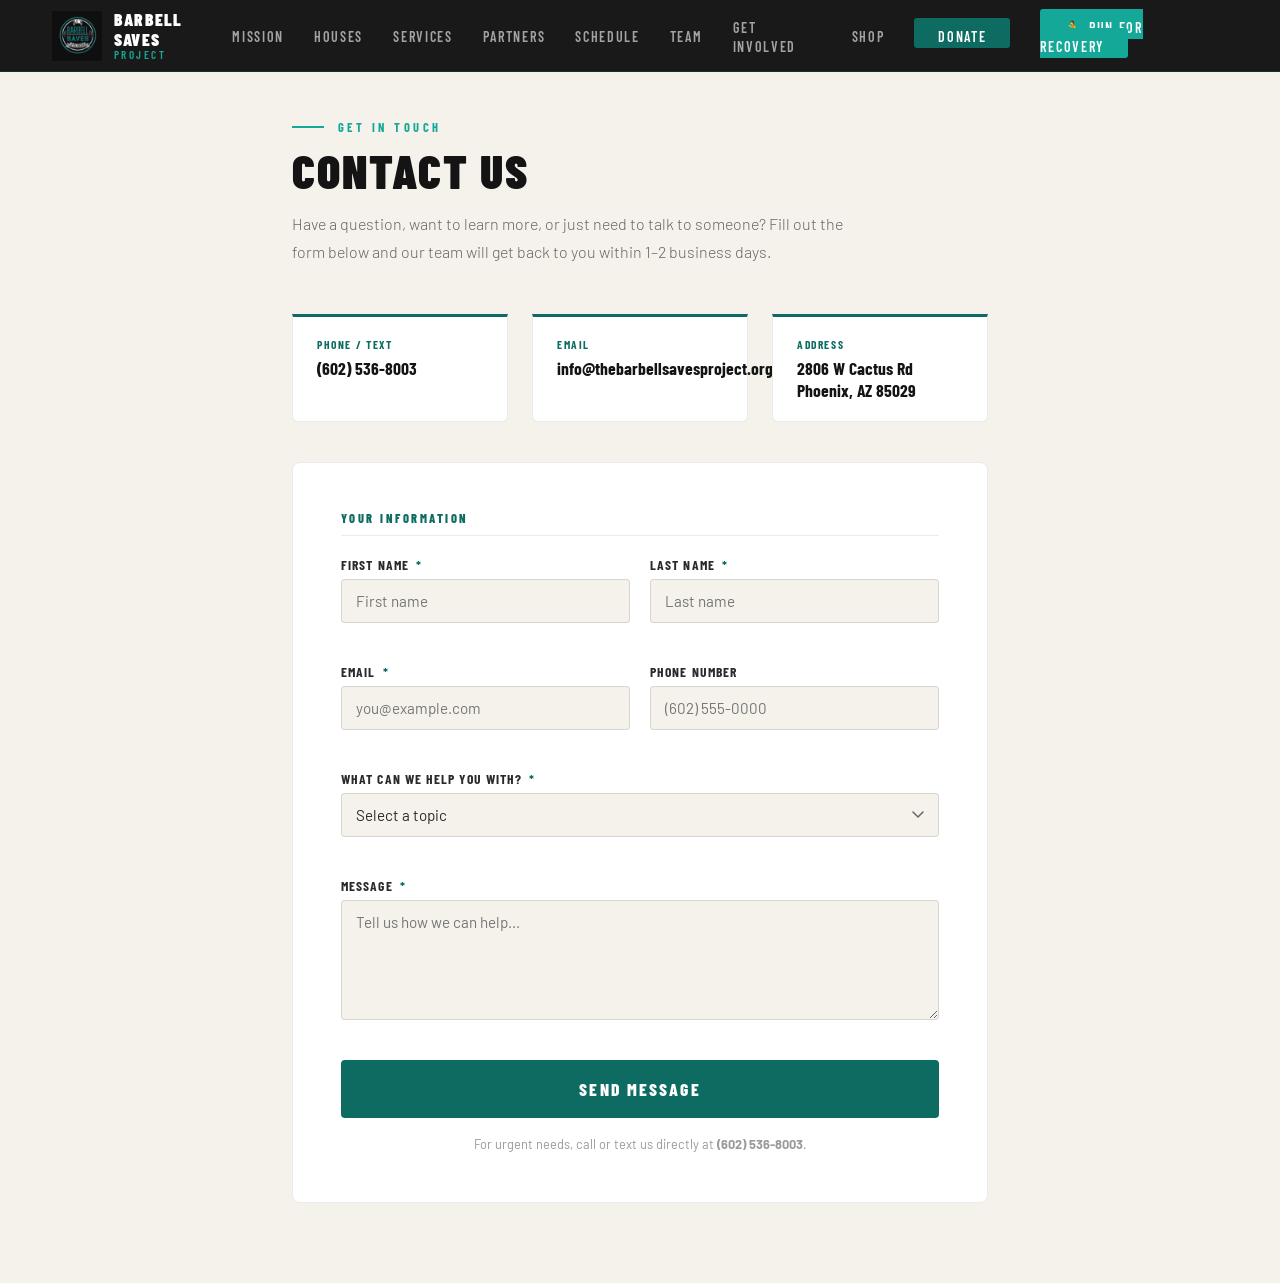
<file: contact.html>
<!DOCTYPE html>
<html lang="en">
<head>
<meta charset="UTF-8">
<meta name="viewport" content="width=device-width, initial-scale=1.0">
<title>Contact Us — Barbell Saves Project</title>
<meta name="description" content="Get in touch with the Barbell Saves Project team in Phoenix, AZ. We're here to answer your questions.">
<link href="https://fonts.googleapis.com/css2?family=Barlow+Condensed:wght@300;400;600;700;800;900&family=Barlow:ital,wght@0,300;0,400;0,500;0,600;1,300;1,400&display=swap" rel="stylesheet">
<link rel="stylesheet" href="styles.css">
<style>
  body { background: var(--off-white); }
  .contact-page { padding: 120px 52px 80px; max-width: 800px; margin: 0 auto; }
  .contact-header { margin-bottom: 48px; }
  .contact-header .section-tag { margin-bottom: 12px; }
  .contact-header h1 { font-family: "Barlow Condensed", sans-serif; font-weight: 900; font-size: 3rem; letter-spacing: 0.04em; text-transform: uppercase; color: var(--iron); line-height: 1; margin-bottom: 16px; }
  .contact-header p { font-size: 1rem; color: #666; font-weight: 300; line-height: 1.75; max-width: 560px; }
  .contact-info-row { display: flex; gap: 24px; margin-bottom: 40px; flex-wrap: wrap; }
  .contact-info-card { background: white; border: 1px solid rgba(0,0,0,0.08); border-top: 3px solid var(--teal); border-radius: 0 0 6px 6px; padding: 20px 24px; flex: 1; min-width: 200px; }
  .contact-info-card .label { font-family: "Barlow Condensed", sans-serif; font-weight: 700; font-size: 0.72rem; letter-spacing: 0.14em; text-transform: uppercase; color: var(--teal); margin-bottom: 6px; }
  .contact-info-card .value { font-family: "Barlow Condensed", sans-serif; font-weight: 700; font-size: 1.1rem; color: var(--iron); }
  .contact-info-card a { color: var(--iron); text-decoration: none; }
  .contact-info-card a:hover { color: var(--teal); }
  .contact-form { background: white; border: 1px solid rgba(0,0,0,0.08); border-radius: 8px; padding: 48px; }
  .form-section-label { font-family: "Barlow Condensed", sans-serif; font-weight: 800; font-size: 0.78rem; letter-spacing: 0.2em; text-transform: uppercase; color: var(--teal); margin-bottom: 20px; padding-bottom: 10px; border-bottom: 1px solid rgba(0,0,0,0.08); }
  .form-grid { display: grid; grid-template-columns: 1fr 1fr; gap: 20px; margin-bottom: 20px; }
  .form-group { display: flex; flex-direction: column; gap: 6px; margin-bottom: 20px; }
  .form-group.full { grid-column: 1 / -1; }
  label { font-family: "Barlow Condensed", sans-serif; font-weight: 700; font-size: 0.85rem; letter-spacing: 0.08em; text-transform: uppercase; color: var(--charcoal); }
  label .req { color: var(--teal); margin-left: 3px; }
  input, select, textarea { font-family: "Barlow", sans-serif; font-size: 0.95rem; color: var(--charcoal); background: var(--off-white); border: 1.5px solid rgba(0,0,0,0.12); border-radius: 4px; padding: 12px 14px; transition: border-color 0.2s, box-shadow 0.2s; outline: none; width: 100%; }
  input:focus, select:focus, textarea:focus { border-color: var(--teal); box-shadow: 0 0 0 3px rgba(13,107,98,0.1); }
  select { appearance: none; background-image: url("data:image/svg+xml,%3Csvg xmlns='http://www.w3.org/2000/svg' width='12' height='8' viewBox='0 0 12 8'%3E%3Cpath d='M1 1l5 5 5-5' stroke='%23666' stroke-width='1.5' fill='none' stroke-linecap='round'/%3E%3C/svg%3E"); background-repeat: no-repeat; background-position: right 14px center; padding-right: 36px; }
  textarea { resize: vertical; min-height: 120px; }
  .submit-btn { display: block; width: 100%; background: var(--teal); color: white; font-family: "Barlow Condensed", sans-serif; font-weight: 800; font-size: 1.1rem; letter-spacing: 0.12em; text-transform: uppercase; border: none; padding: 18px; border-radius: 4px; cursor: pointer; transition: background 0.2s, transform 0.15s; margin-top: 8px; }
  .submit-btn:hover { background: var(--teal-light); transform: translateY(-1px); }
  .form-footer-note { margin-top: 16px; text-align: center; font-size: 0.8rem; color: #999; line-height: 1.6; }
  @media (max-width: 768px) {
    .contact-page { padding: 100px 20px 60px; }
    .contact-header h1 { font-size: 2.2rem; }
    .contact-form { padding: 28px 20px; }
    .form-grid { grid-template-columns: 1fr; }
  }
</style>
</head>
<body>

<!-- NAV -->
<nav id="main-nav">
  <a href="index.html" class="nav-logo">
    <img src="images/image1.png" alt="The Barbell Saves Project">
    <div class="nav-logo-text">Barbell Saves<span>Project</span></div>
  </a>
  <button class="nav-hamburger" id="nav-hamburger" aria-label="Menu"><span></span><span></span><span></span></button><ul class="nav-links" id="nav-links">
    <li><a href="index.html#mission">Mission</a></li>
    <li><a href="houses.html">Houses</a></li>
    <li><a href="services.html">Services</a></li>
    <li><a href="partners.html">Partners</a></li>
    <li><a href="schedule.html">Schedule</a></li>
    <li><a href="team.html">Team</a></li>
    <li><a href="get-involved.html">Get Involved</a></li>
    <li><a href="shop.html">Shop</a></li>
    <li><a href="get-involved.html#donate" class="nav-donate">Donate</a></li><li><a href="run-for-recovery.html" class="nav-donate" style="background:var(--teal-bright)!important">&#127939; Run for Recovery</a></li>
  </ul>
</nav>

<div class="contact-page">

  <div class="contact-header">
    <div class="section-tag">Get in Touch</div>
    <h1>Contact Us</h1>
    <p>Have a question, want to learn more, or just need to talk to someone? Fill out the form below and our team will get back to you within 1&ndash;2 business days.</p>
  </div>

  <div class="contact-info-row">
    <div class="contact-info-card">
      <div class="label">Phone / Text</div>
      <div class="value"><a href="tel:6025368003">(602) 536-8003</a></div>
    </div>
    <div class="contact-info-card">
      <div class="label">Email</div>
      <div class="value"><a href="mailto:info@thebarbellsavesproject.org">info@thebarbellsavesproject.org</a></div>
    </div>
    <div class="contact-info-card">
      <div class="label">Address</div>
      <div class="value">2806 W Cactus Rd<br>Phoenix, AZ 85029</div>
    </div>
  </div>

  <form class="contact-form" action="https://formspree.io/f/xpqoaqlv" method="POST">
    <input type="hidden" name="_subject" value="Contact Form Submission — Barbell Saves Project">

    <div class="form-section-label">Your Information</div>

    <div class="form-grid">
      <div class="form-group">
        <label for="first_name">First Name <span class="req">*</span></label>
        <input type="text" id="first_name" name="first_name" required placeholder="First name">
      </div>
      <div class="form-group">
        <label for="last_name">Last Name <span class="req">*</span></label>
        <input type="text" id="last_name" name="last_name" required placeholder="Last name">
      </div>
      <div class="form-group">
        <label for="email">Email <span class="req">*</span></label>
        <input type="email" id="email" name="email" required placeholder="you@example.com">
      </div>
      <div class="form-group">
        <label for="phone">Phone Number</label>
        <input type="tel" id="phone" name="phone" placeholder="(602) 555-0000">
      </div>
      <div class="form-group full">
        <label for="reason">What can we help you with? <span class="req">*</span></label>
        <select id="reason" name="reason" required>
          <option value="" disabled selected>Select a topic</option>
          <option value="General Question">General Question</option>
          <option value="Recovery Housing">Recovery Housing</option>
          <option value="Classes & Programming">Classes &amp; Programming</option>
          <option value="Donation or Sponsorship">Donation or Sponsorship</option>
          <option value="Partnership">Partnership</option>
          <option value="Media or Press">Media or Press</option>
          <option value="Other">Other</option>
        </select>
      </div>
      <div class="form-group full">
        <label for="message">Message <span class="req">*</span></label>
        <textarea id="message" name="message" required placeholder="Tell us how we can help..."></textarea>
      </div>
    </div>

    <button type="submit" class="submit-btn">Send Message</button>
    <p class="form-footer-note">For urgent needs, call or text us directly at <strong>(602) 536-8003</strong>.</p>

  </form>

</div>

<script src="script.js"></script>
</body>
</html>
</file>
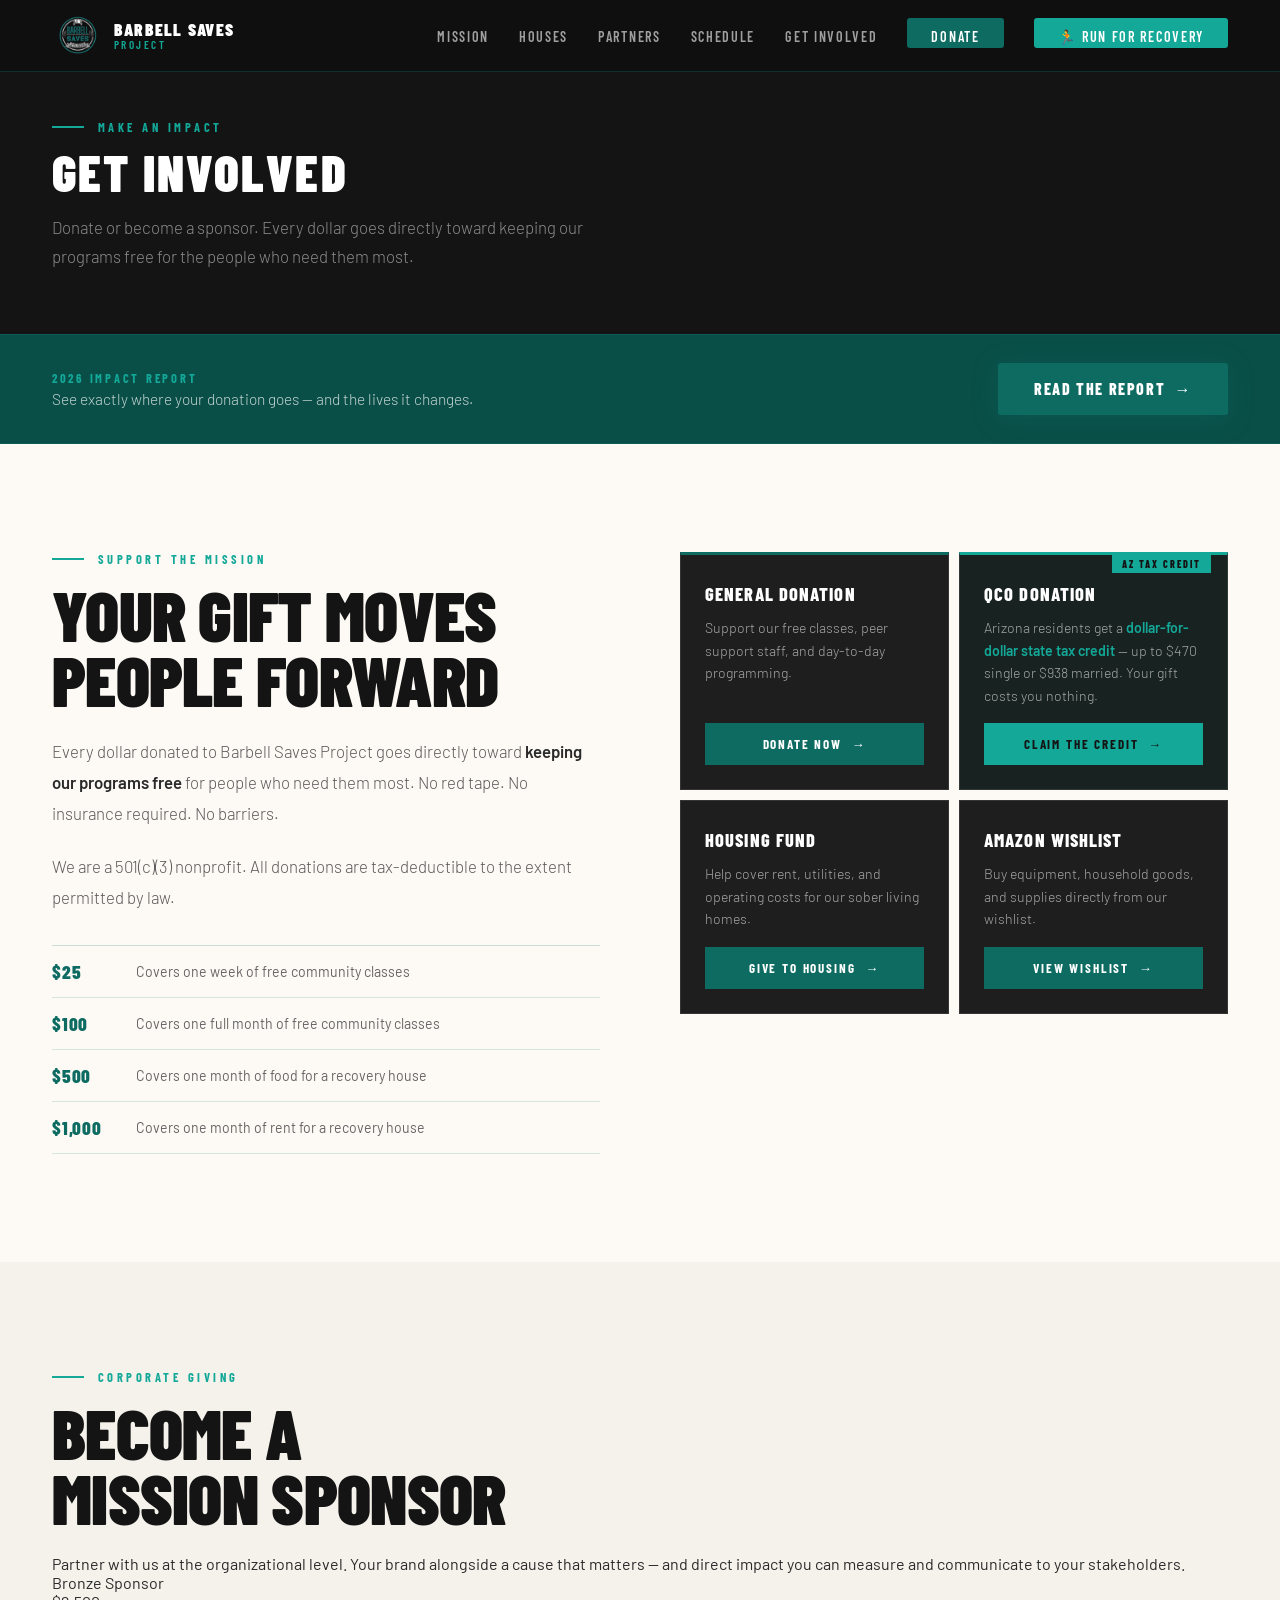
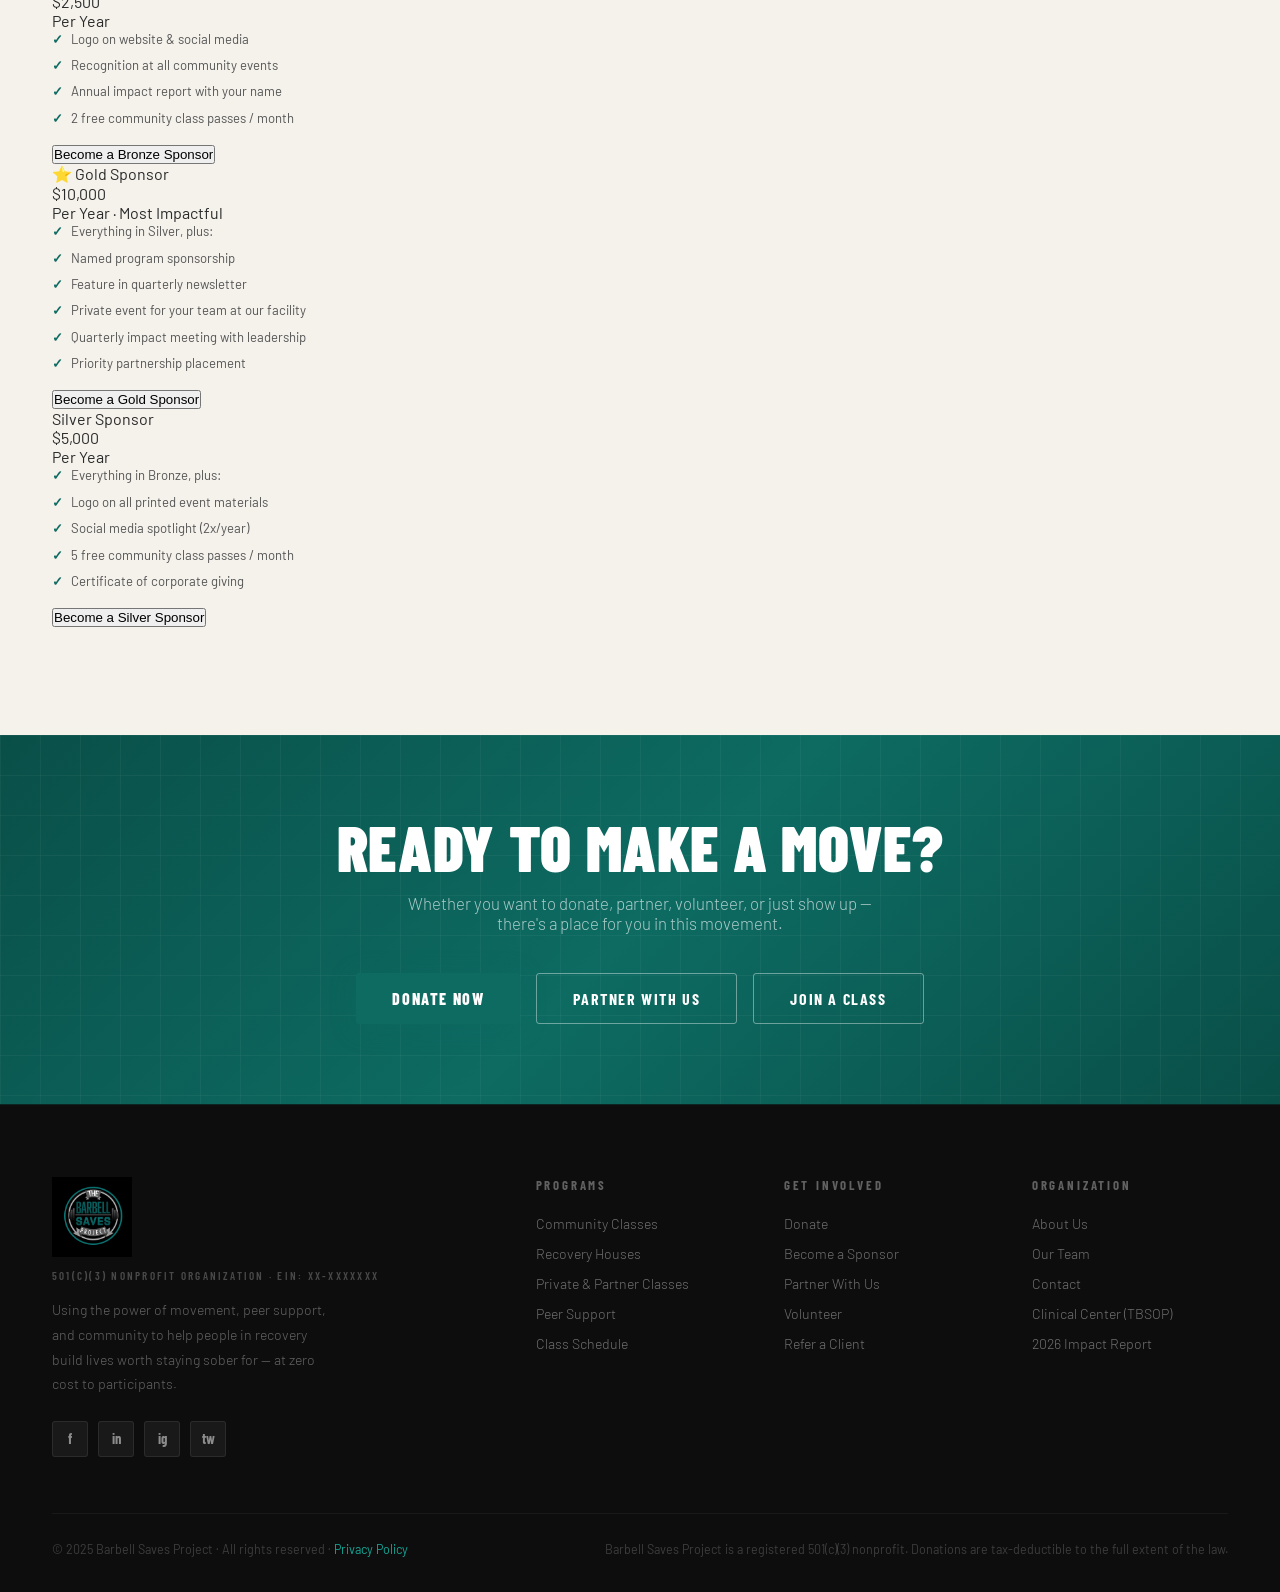
<file: get-involved.backup.html>
<!DOCTYPE html>
<html lang="en">
<head>
<meta charset="UTF-8">
<meta name="viewport" content="width=device-width, initial-scale=1.0">
<title>Get Involved — Barbell Saves Project</title>
<link href="https://fonts.googleapis.com/css2?family=Barlow+Condensed:wght@300;400;600;700;800;900&family=Barlow:ital,wght@0,300;0,400;0,500;0,600;1,300;1,400&display=swap" rel="stylesheet">
<link rel="stylesheet" href="styles.css">
<style>
  .get-involved-header { background: var(--iron); padding: 120px 52px 64px; }
  .get-involved-header-inner { max-width: 1200px; margin: 0 auto; }
  .get-involved-header .section-tag { margin-bottom: 12px; }
  .get-involved-header h1 { font-family: "Barlow Condensed", sans-serif; font-weight: 900; font-size: 3.2rem; letter-spacing: 0.04em; text-transform: uppercase; color: white; line-height: 1; margin-bottom: 16px; }
  .get-involved-header p { font-size: 1.05rem; color: rgba(255,255,255,0.5); font-weight: 300; max-width: 600px; line-height: 1.7; }
  @media (max-width: 768px) {
    .get-involved-header { padding: 100px 20px 48px; }
    .get-involved-header h1 { font-size: 2.2rem; }
  }
</style>
</head>
<body>

<!-- NAV -->
<nav id="main-nav">
  <a href="index.html" class="nav-logo">
    <img src="images/image1.png" alt="The Barbell Saves Project">
    <div class="nav-logo-text">Barbell Saves<span>Project</span></div>
  </a>
  <ul class="nav-links">
    <li><a href="index.html#mission">Mission</a></li>
    <li><a href="houses.html">Houses</a></li>
    <li><a href="partners.html">Partners</a></li>
    <li><a href="schedule.html">Schedule</a></li>
    <li><a href="get-involved.html">Get Involved</a></li>
    <li><a href="get-involved.html#donate" class="nav-donate">Donate</a></li><li><a href="run-for-recovery.html" class="nav-donate" style="background:var(--teal-bright)!important">&#127939; Run for Recovery</a></li>
  </ul>
</nav>

<div class="get-involved-header">
  <div class="get-involved-header-inner">
    <div class="section-tag">Make an Impact</div>
    <h1>Get Involved</h1>
    <p>Donate or become a sponsor. Every dollar goes directly toward keeping our programs free for the people who need them most.</p>
  </div>
</div>

<!-- IMPACT REPORT CALLOUT -->
<div class="impact-callout-bar">
  <div class="section-inner">
    <div class="impact-callout-inner">
      <div class="impact-callout-text">
        <div class="impact-callout-eyebrow">2026 Impact Report</div>
        <p>See exactly where your donation goes &mdash; and the lives it changes.</p>
      </div>
      <a href="https://issuu.com/barbellsaves/docs/2025_impact_report_final" target="_blank" rel="noopener" class="btn-primary">Read the Report &nbsp;&#8594;</a>
    </div>
  </div>
</div>

<!-- DONATE -->
<section class="donate-section section" id="donate">
  <div class="section-inner">
    <div class="donate-layout">
      <div class="donate-copy">
        <div class="section-tag">Support the Mission</div>
        <h2 class="section-title">Your Gift Moves<br>People Forward</h2>
        <p>Every dollar donated to Barbell Saves Project goes directly toward <strong>keeping our programs free</strong> for people who need them most. No red tape. No insurance required. No barriers.</p>
        <p>We are a 501(c)(3) nonprofit. All donations are tax-deductible to the extent permitted by law.</p>
        <ul class="impact-list">
          <li><div class="impact-icon-box">&#127965;</div><div class="impact-item-text"><h5>$25</h5><p>Covers one week of free community classes</p></div></li>
          <li><div class="impact-icon-box">&#127947;</div><div class="impact-item-text"><h5>$100</h5><p>Covers one full month of free community classes</p></div></li>
          <li><div class="impact-icon-box">&#127968;</div><div class="impact-item-text"><h5>$500</h5><p>Covers one month of food for a recovery house</p></div></li>
          <li><div class="impact-icon-box">&#127807;</div><div class="impact-item-text"><h5>$1,000</h5><p>Covers one month of rent for a recovery house</p></div></li>
        </ul>
      </div>
      <div class="giving-grid">
        <div class="giving-card giving-card-primary">
          <div class="giving-card-top">
            <div class="giving-card-title">General Donation</div>
          </div>
          <p class="giving-card-desc">Support our free classes, peer support staff, and day-to-day programming.</p>
          <a href="https://igfn.us/form/uz2sVw" target="_blank" rel="noopener" class="giving-card-btn giving-card-btn-primary">Donate Now &nbsp;&#8594;</a>
        </div>
        <div class="giving-card giving-card-qco">
          <div class="giving-qco-badge">AZ Tax Credit</div>
          <div class="giving-card-top">
            <div class="giving-card-title">QCO Donation</div>
          </div>
          <p class="giving-card-desc">Arizona residents get a <strong>dollar-for-dollar state tax credit</strong> — up to $470 single or $938 married. Your gift costs you nothing.</p>
          <a href="https://igfn.us/form/Rc6W1g" target="_blank" rel="noopener" class="giving-card-btn giving-card-btn-qco">Claim the Credit &nbsp;&#8594;</a>
        </div>
        <div class="giving-card">
          <div class="giving-card-top">
            <div class="giving-card-title">Housing Fund</div>
          </div>
          <p class="giving-card-desc">Help cover rent, utilities, and operating costs for our sober living homes.</p>
          <a href="https://igfn.us/form/Dj-htw" target="_blank" rel="noopener" class="giving-card-btn">Give to Housing &nbsp;&#8594;</a>
        </div>
        <div class="giving-card">
          <div class="giving-card-top">
            <div class="giving-card-title">Amazon Wishlist</div>
          </div>
          <p class="giving-card-desc">Buy equipment, household goods, and supplies directly from our wishlist.</p>
          <a href="https://www.myregistry.com/organization/the-barbell-saves-project-sun-city-az/5199043" target="_blank" rel="noopener" class="giving-card-btn">View Wishlist &nbsp;&#8594;</a>
        </div>
      </div>
    </div>
  </div>
</section>

<!-- SPONSORS -->
<section class="sponsor-section section" id="sponsors">
  <div class="section-inner">
    <div class="sponsor-header">
      <div class="section-tag">Corporate Giving</div>
      <h2 class="section-title">Become a<br>Mission Sponsor</h2>
      <p>Partner with us at the organizational level. Your brand alongside a cause that matters &#8212; and direct impact you can measure and communicate to your stakeholders.</p>
    </div>
    <div class="sponsor-tiers">
      <div class="tier-card">
        <div class="tier-badge bronze-badge">Bronze Sponsor</div>
        <div class="tier-amount">$2,500</div><div class="tier-per">Per Year</div>
        <ul class="tier-perks">
          <li><span class="perk-check">&#10003;</span> Logo on website &amp; social media</li>
          <li><span class="perk-check">&#10003;</span> Recognition at all community events</li>
          <li><span class="perk-check">&#10003;</span> Annual impact report with your name</li>
          <li><span class="perk-check">&#10003;</span> 2 free community class passes / month</li>
        </ul>
        <button class="tier-btn">Become a Bronze Sponsor</button>
      </div>
      <div class="tier-card featured-tier">
        <div class="tier-badge gold-badge">&#11088; Gold Sponsor</div>
        <div class="tier-amount">$10,000</div><div class="tier-per">Per Year &middot; Most Impactful</div>
        <ul class="tier-perks">
          <li><span class="perk-check">&#10003;</span> Everything in Silver, plus:</li>
          <li><span class="perk-check">&#10003;</span> Named program sponsorship</li>
          <li><span class="perk-check">&#10003;</span> Feature in quarterly newsletter</li>
          <li><span class="perk-check">&#10003;</span> Private event for your team at our facility</li>
          <li><span class="perk-check">&#10003;</span> Quarterly impact meeting with leadership</li>
          <li><span class="perk-check">&#10003;</span> Priority partnership placement</li>
        </ul>
        <button class="tier-btn">Become a Gold Sponsor</button>
      </div>
      <div class="tier-card">
        <div class="tier-badge silver-badge">Silver Sponsor</div>
        <div class="tier-amount">$5,000</div><div class="tier-per">Per Year</div>
        <ul class="tier-perks">
          <li><span class="perk-check">&#10003;</span> Everything in Bronze, plus:</li>
          <li><span class="perk-check">&#10003;</span> Logo on all printed event materials</li>
          <li><span class="perk-check">&#10003;</span> Social media spotlight (2x/year)</li>
          <li><span class="perk-check">&#10003;</span> 5 free community class passes / month</li>
          <li><span class="perk-check">&#10003;</span> Certificate of corporate giving</li>
        </ul>
        <button class="tier-btn">Become a Silver Sponsor</button>
      </div>
    </div>
  </div>
</section>

<!-- CTA BAND -->
<div class="cta-band" style="position:relative;">
  <div style="position:absolute;inset:0;background-image:url("images/image14.jpg");background-size:cover;background-position:center 40%;filter:brightness(0.15) saturate(0.6);"></div>
  <div class="cta-band-inner">
    <h2>Ready to Make a Move?</h2>
    <p>Whether you want to donate, partner, volunteer, or just show up &#8212; there's a place for you in this movement.</p>
    <div class="cta-btns">
      <a href="#donate" class="btn-primary">Donate Now</a>
      <a href="#partners" class="btn-secondary" style="border-color:rgba(255,255,255,0.4);">Partner With Us</a>
      <a href="index.html#programs" class="btn-secondary" style="border-color:rgba(255,255,255,0.4);">Join a Class</a>
    </div>
  </div>
</div>

<!-- FOOTER -->
<footer>
  <div class="footer-grid">
    <div class="footer-brand">
      <img src="images/image8.png" alt="The Barbell Saves Project">
      <div class="footer-501c3">501(c)(3) Nonprofit Organization &middot; EIN: XX-XXXXXXX</div>
      <p>Using the power of movement, peer support, and community to help people in recovery build lives worth staying sober for &#8212; at zero cost to participants.</p>
      <div class="social-row">
        <a href="#" class="social-icon">f</a>
        <a href="#" class="social-icon">in</a>
        <a href="#" class="social-icon">ig</a>
        <a href="#" class="social-icon">tw</a>
      </div>
    </div>
    <div class="footer-col"><h5>Programs</h5><ul><li><a href="schedule.html">Community Classes</a></li><li><a href="houses.html">Recovery Houses</a></li><li><a href="#">Private &amp; Partner Classes</a></li><li><a href="#">Peer Support</a></li><li><a href="schedule.html">Class Schedule</a></li></ul></div>
    <div class="footer-col"><h5>Get Involved</h5><ul><li><a href="get-involved.html#donate">Donate</a></li><li><a href="get-involved.html#sponsors">Become a Sponsor</a></li><li><a href="get-involved.html">Partner With Us</a></li><li><a href="#">Volunteer</a></li><li><a href="#">Refer a Client</a></li></ul></div>
    <div class="footer-col"><h5>Organization</h5><ul><li><a href="#">About Us</a></li><li><a href="#">Our Team</a></li><li><a href="#">Contact</a></li><li><a href="#">Clinical Center (TBSOP)</a></li><li><a href="https://issuu.com/barbellsaves/docs/2025_impact_report_final" target="_blank" rel="noopener">2026 Impact Report</a></li></ul></div>
  </div>
  <div class="footer-bottom">
    <p>&#169; 2025 Barbell Saves Project &middot; All rights reserved &middot; <a href="#">Privacy Policy</a></p>
    <p>Barbell Saves Project is a registered 501(c)(3) nonprofit. Donations are tax-deductible to the full extent of the law.</p>
  </div>
</footer>

<script src="script.js"></script>
</body>
</html>
</file>
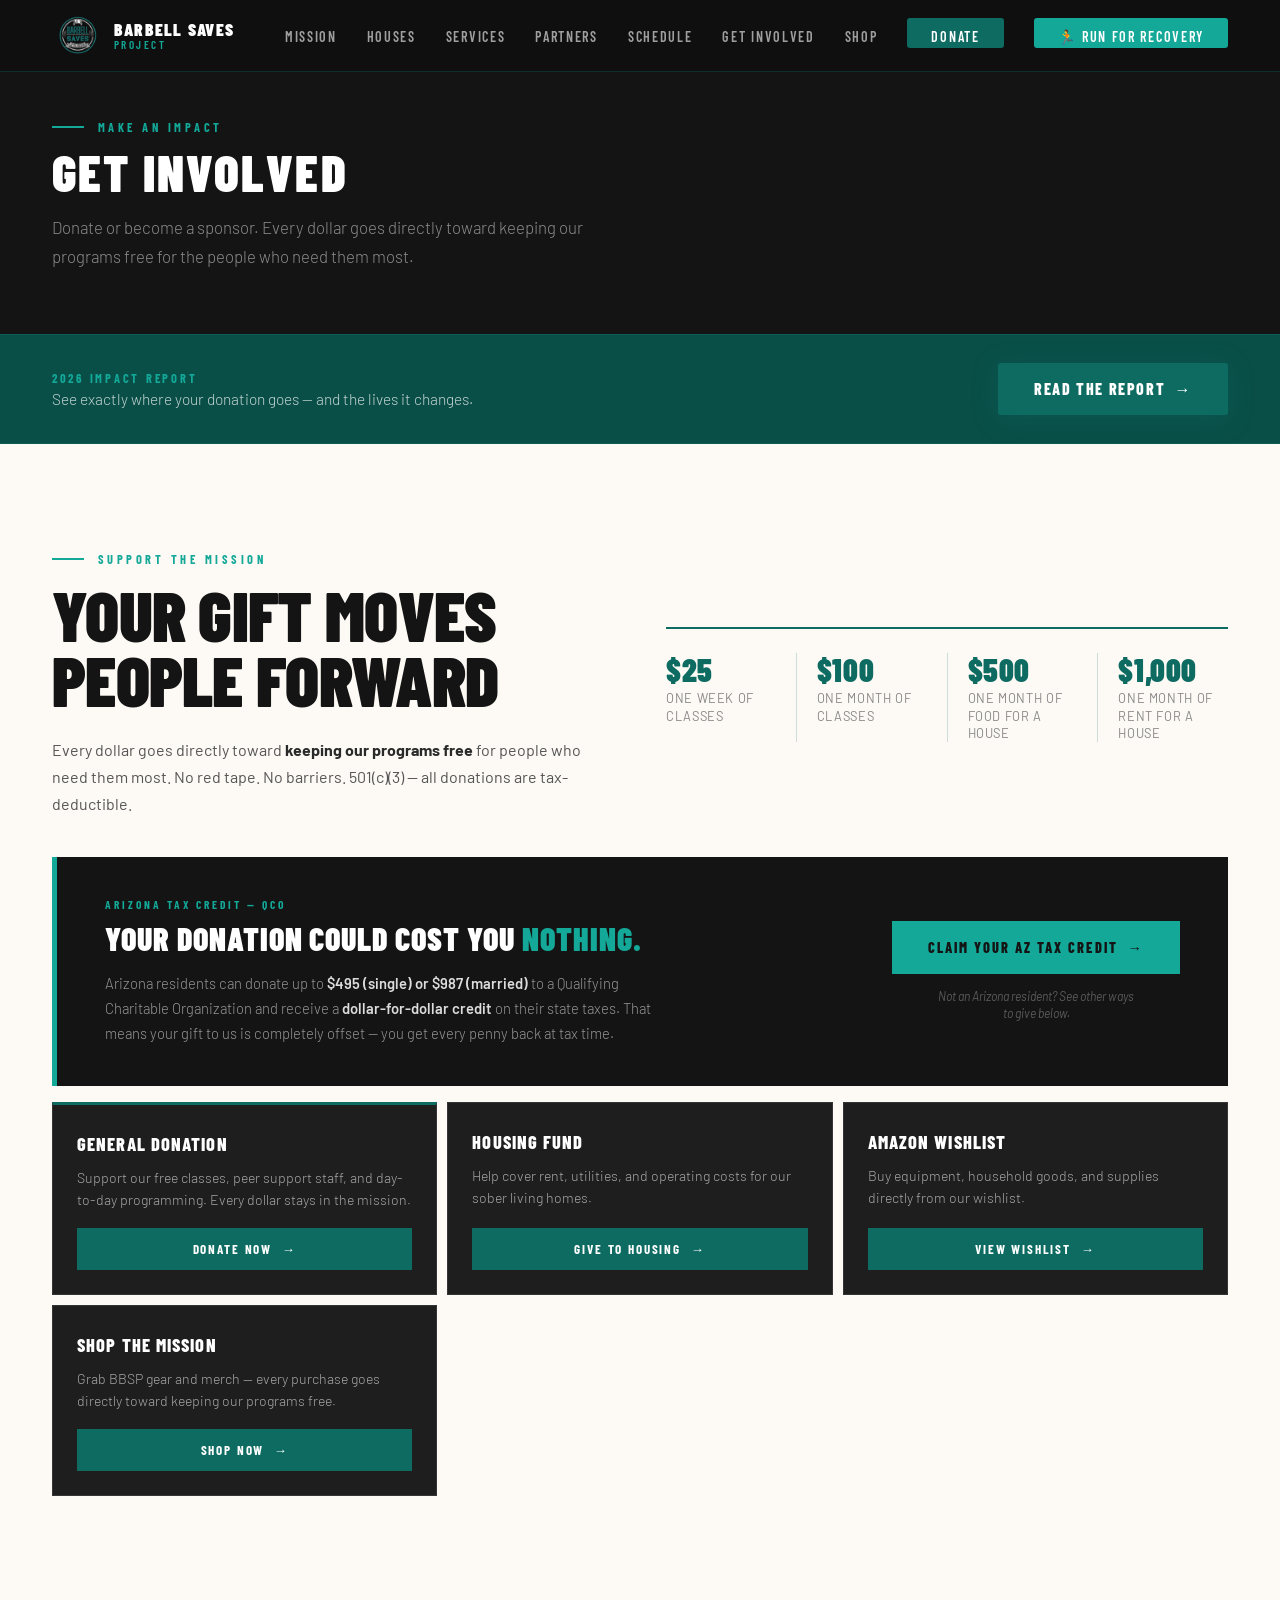
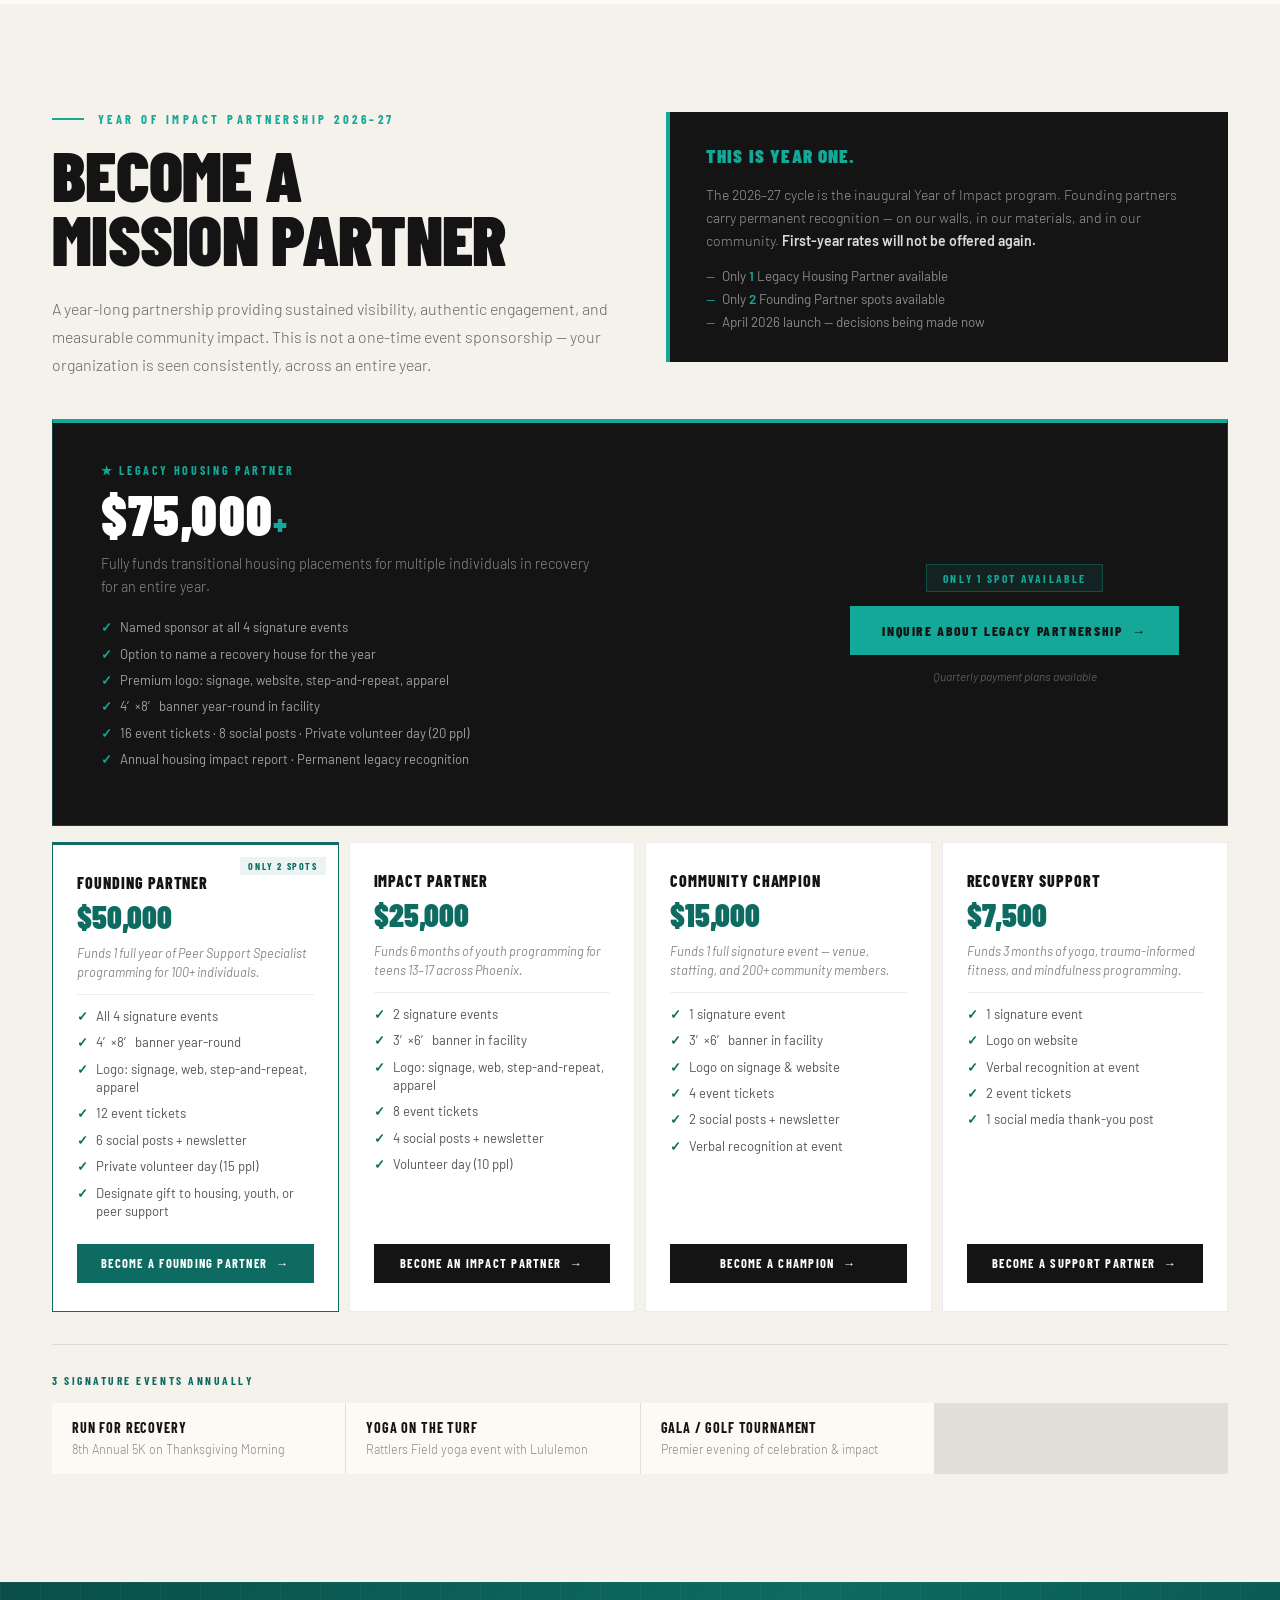
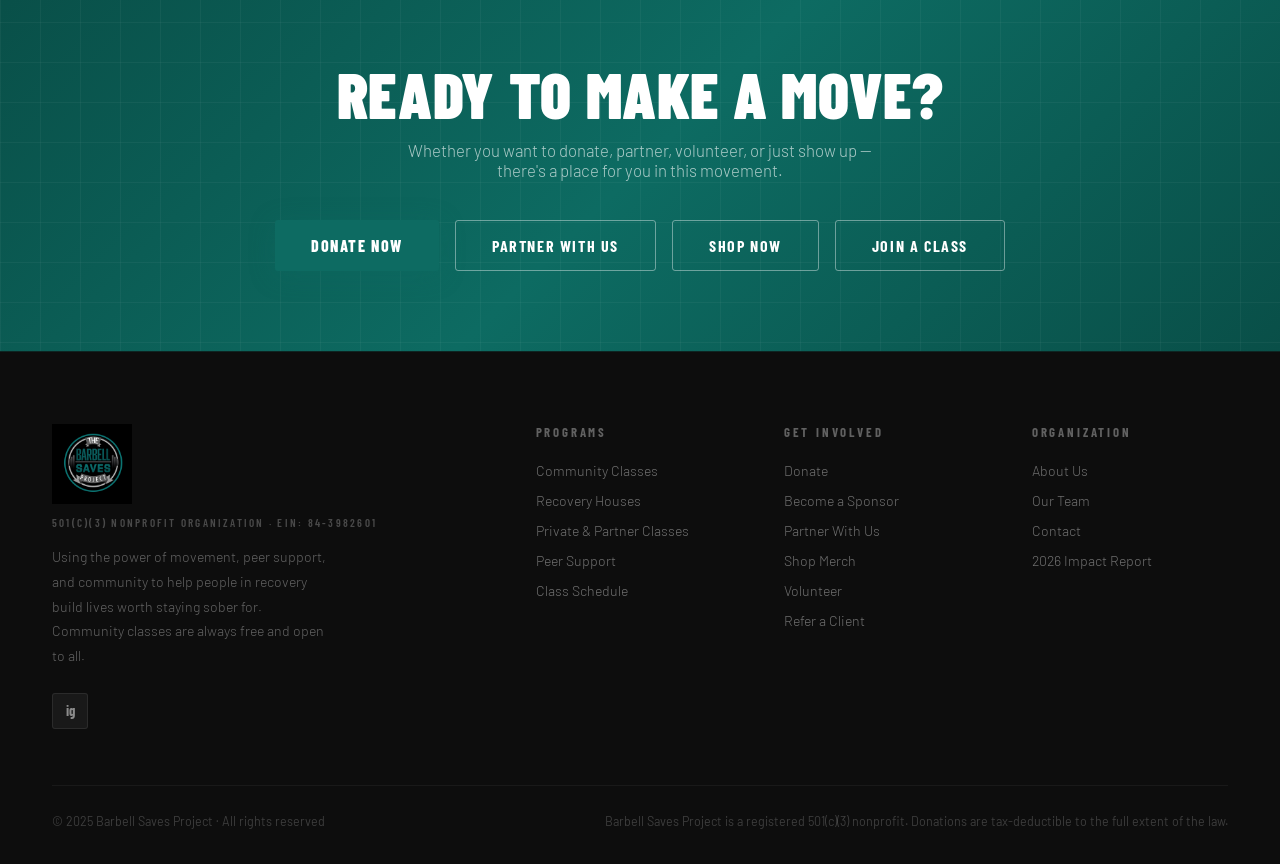
<file: get-involved.html>
<!DOCTYPE html>
<html lang="en">
<head>
<meta charset="UTF-8">
<meta name="viewport" content="width=device-width, initial-scale=1.0">
<title>Get Involved — Barbell Saves Project</title>
<link href="https://fonts.googleapis.com/css2?family=Barlow+Condensed:wght@300;400;600;700;800;900&family=Barlow:ital,wght@0,300;0,400;0,500;0,600;1,300;1,400&display=swap" rel="stylesheet">
<link rel="stylesheet" href="styles.css">
<style>
  .get-involved-header { background: var(--iron); padding: 120px 52px 64px; }
  .get-involved-header-inner { max-width: 1200px; margin: 0 auto; }
  .get-involved-header .section-tag { margin-bottom: 12px; }
  .get-involved-header h1 { font-family: "Barlow Condensed", sans-serif; font-weight: 900; font-size: 3.2rem; letter-spacing: 0.04em; text-transform: uppercase; color: white; line-height: 1; margin-bottom: 16px; }
  .get-involved-header p { font-size: 1.05rem; color: rgba(255,255,255,0.5); font-weight: 300; max-width: 600px; line-height: 1.7; }
  @media (max-width: 768px) {
    .get-involved-header { padding: 100px 20px 48px; }
    .get-involved-header h1 { font-size: 2.2rem; }
  }
</style>
</head>
<body>

<!-- NAV -->
<nav id="main-nav">
  <a href="index.html" class="nav-logo">
    <img src="images/image1.png" alt="The Barbell Saves Project">
    <div class="nav-logo-text">Barbell Saves<span>Project</span></div>
  </a>
  <button class="nav-hamburger" id="nav-hamburger" aria-label="Menu"><span></span><span></span><span></span></button><ul class="nav-links" id="nav-links">
    <li><a href="index.html#mission">Mission</a></li>
    <li><a href="houses.html">Houses</a></li>
    <li><a href="services.html">Services</a></li>
    <li><a href="partners.html">Partners</a></li>
    <li><a href="schedule.html">Schedule</a></li>
    <li><a href="get-involved.html">Get Involved</a></li>
    <li><a href="shop.html">Shop</a></li>
    <li><a href="get-involved.html#donate" class="nav-donate">Donate</a></li><li><a href="run-for-recovery.html" class="nav-donate" style="background:var(--teal-bright)!important">&#127939; Run for Recovery</a></li>
  </ul>
</nav>

<div class="get-involved-header">
  <div class="get-involved-header-inner">
    <div class="section-tag">Make an Impact</div>
    <h1>Get Involved</h1>
    <p>Donate or become a sponsor. Every dollar goes directly toward keeping our programs free for the people who need them most.</p>
  </div>
</div>

<!-- IMPACT REPORT CALLOUT -->
<div class="impact-callout-bar">
  <div class="section-inner">
    <div class="impact-callout-inner">
      <div class="impact-callout-text">
        <div class="impact-callout-eyebrow">2026 Impact Report</div>
        <p>See exactly where your donation goes &mdash; and the lives it changes.</p>
      </div>
      <a href="https://issuu.com/barbellsaves/docs/2025_impact_report_final" target="_blank" rel="noopener" class="btn-primary">Read the Report &nbsp;&#8594;</a>
    </div>
  </div>
</div>

<!-- DONATE -->
<section class="donate-section section" id="donate">
  <div class="section-inner">

    <!-- Header + impact amounts -->
    <div class="donate-header">
      <div class="donate-header-copy">
        <div class="section-tag">Support the Mission</div>
        <h2 class="section-title">Your Gift Moves<br>People Forward</h2>
        <p>Every dollar goes directly toward <strong>keeping our programs free</strong> for people who need them most. No red tape. No barriers. 501(c)(3) &mdash; all donations are tax-deductible.</p>
      </div>
      <div class="donate-impact-row">
        <div class="donate-impact-item"><span class="donate-impact-amt">$25</span><span class="donate-impact-label">One week of classes</span></div>
        <div class="donate-impact-item"><span class="donate-impact-amt">$100</span><span class="donate-impact-label">One month of classes</span></div>
        <div class="donate-impact-item"><span class="donate-impact-amt">$500</span><span class="donate-impact-label">One month of food for a house</span></div>
        <div class="donate-impact-item"><span class="donate-impact-amt">$1,000</span><span class="donate-impact-label">One month of rent for a house</span></div>
      </div>
    </div>

    <!-- QCO featured -->
    <div class="qco-featured">
      <div class="qco-featured-left">
        <div class="qco-featured-badge">Arizona Tax Credit &mdash; QCO</div>
        <h3 class="qco-featured-title">Your donation could cost you <em>nothing.</em></h3>
        <p>Arizona residents can donate up to <strong>$495 (single) or $987 (married)</strong> to a Qualifying Charitable Organization and receive a <strong>dollar-for-dollar credit</strong> on their state taxes. That means your gift to us is completely offset &mdash; you get every penny back at tax time.</p>
      </div>
      <div class="qco-featured-right">
        <a href="https://igfn.us/form/Rc6W1g" target="_blank" rel="noopener" class="qco-featured-btn">Claim Your AZ Tax Credit &nbsp;&#8594;</a>
        <p class="qco-featured-note">Not an Arizona resident? See other ways to give below.</p>
      </div>
    </div>

    <!-- Other giving options -->
    <div class="giving-row">
      <div class="giving-card giving-card-primary">
        <div class="giving-card-title">General Donation</div>
        <p class="giving-card-desc">Support our free classes, peer support staff, and day-to-day programming. Every dollar stays in the mission.</p>
        <a href="https://igfn.us/form/uz2sVw" target="_blank" rel="noopener" class="giving-card-btn giving-card-btn-primary">Donate Now &nbsp;&#8594;</a>
      </div>
      <div class="giving-card">
        <div class="giving-card-title">Housing Fund</div>
        <p class="giving-card-desc">Help cover rent, utilities, and operating costs for our sober living homes.</p>
        <a href="https://igfn.us/form/Dj-htw" target="_blank" rel="noopener" class="giving-card-btn">Give to Housing &nbsp;&#8594;</a>
      </div>
      <div class="giving-card">
        <div class="giving-card-title">Amazon Wishlist</div>
        <p class="giving-card-desc">Buy equipment, household goods, and supplies directly from our wishlist.</p>
        <a href="https://www.myregistry.com/organization/the-barbell-saves-project-sun-city-az/5199043" target="_blank" rel="noopener" class="giving-card-btn">View Wishlist &nbsp;&#8594;</a>
      </div>
      <div class="giving-card">
        <div class="giving-card-title">Shop the Mission</div>
        <p class="giving-card-desc">Grab BBSP gear and merch &mdash; every purchase goes directly toward keeping our programs free.</p>
        <a href="https://thebbsp.myshopify.com" target="_blank" rel="noopener" class="giving-card-btn">Shop Now &nbsp;&#8594;</a>
      </div>
    </div>

  </div>
</section>

<!-- SPONSORS -->
<section class="sponsor-section section" id="sponsors">
  <div class="section-inner">

    <!-- Header -->
    <div class="sponsor-header-new">
      <div>
        <div class="section-tag">Year of Impact Partnership 2026–27</div>
        <h2 class="section-title">Become a<br>Mission Partner</h2>
        <p>A year-long partnership providing sustained visibility, authentic engagement, and measurable community impact. This is not a one-time event sponsorship &mdash; your organization is seen consistently, across an entire year.</p>
      </div>
      <div class="sponsor-urgency">
        <div class="urgency-label">This is Year One.</div>
        <p>The 2026&ndash;27 cycle is the inaugural Year of Impact program. Founding partners carry permanent recognition &mdash; on our walls, in our materials, and in our community. <strong>First-year rates will not be offered again.</strong></p>
        <ul class="urgency-list">
          <li>Only <strong>1</strong> Legacy Housing Partner available</li>
          <li>Only <strong>2</strong> Founding Partner spots available</li>
          <li>April 2026 launch &mdash; decisions being made now</li>
        </ul>
      </div>
    </div>

    <!-- Legacy featured -->
    <div class="legacy-tier">
      <div class="legacy-tier-left">
        <div class="legacy-star">&#9733; Legacy Housing Partner</div>
        <div class="legacy-amount">$75,000<span>+</span></div>
        <div class="legacy-impact">Fully funds transitional housing placements for multiple individuals in recovery for an entire year.</div>
        <ul class="tier-perks legacy-perks">
          <li><span class="perk-check">&#10003;</span> Named sponsor at all 4 signature events</li>
          <li><span class="perk-check">&#10003;</span> Option to name a recovery house for the year</li>
          <li><span class="perk-check">&#10003;</span> Premium logo: signage, website, step-and-repeat, apparel</li>
          <li><span class="perk-check">&#10003;</span> 4&prime;&times;8&prime; banner year-round in facility</li>
          <li><span class="perk-check">&#10003;</span> 16 event tickets &middot; 8 social posts &middot; Private volunteer day (20 ppl)</li>
          <li><span class="perk-check">&#10003;</span> Annual housing impact report &middot; Permanent legacy recognition</li>
        </ul>
      </div>
      <div class="legacy-tier-right">
        <div class="legacy-limit">Only 1 spot available</div>
        <a href="mailto:info@thebarbellsavesproject.org?subject=Legacy Housing Partnership Inquiry" class="legacy-btn">Inquire About Legacy Partnership &nbsp;&#8594;</a>
        <p class="legacy-note">Quarterly payment plans available</p>
      </div>
    </div>

    <!-- Tiers grid -->
    <div class="partner-tiers-grid">
      <div class="partner-tier featured-partner-tier">
        <div class="partner-tier-limit">Only 2 spots</div>
        <div class="partner-tier-name">Founding Partner</div>
        <div class="partner-tier-amount">$50,000</div>
        <div class="partner-tier-funds">Funds 1 full year of Peer Support Specialist programming for 100+ individuals.</div>
        <ul class="tier-perks">
          <li><span class="perk-check">&#10003;</span> All 4 signature events</li>
          <li><span class="perk-check">&#10003;</span> 4&prime;&times;8&prime; banner year-round</li>
          <li><span class="perk-check">&#10003;</span> Logo: signage, web, step-and-repeat, apparel</li>
          <li><span class="perk-check">&#10003;</span> 12 event tickets</li>
          <li><span class="perk-check">&#10003;</span> 6 social posts + newsletter</li>
          <li><span class="perk-check">&#10003;</span> Private volunteer day (15 ppl)</li>
          <li><span class="perk-check">&#10003;</span> Designate gift to housing, youth, or peer support</li>
        </ul>
        <a href="mailto:info@thebarbellsavesproject.org?subject=Founding Partner Inquiry" class="tier-btn-new tier-btn-featured">Become a Founding Partner &nbsp;&#8594;</a>
      </div>
      <div class="partner-tier">
        <div class="partner-tier-name">Impact Partner</div>
        <div class="partner-tier-amount">$25,000</div>
        <div class="partner-tier-funds">Funds 6 months of youth programming for teens 13&ndash;17 across Phoenix.</div>
        <ul class="tier-perks">
          <li><span class="perk-check">&#10003;</span> 2 signature events</li>
          <li><span class="perk-check">&#10003;</span> 3&prime;&times;6&prime; banner in facility</li>
          <li><span class="perk-check">&#10003;</span> Logo: signage, web, step-and-repeat, apparel</li>
          <li><span class="perk-check">&#10003;</span> 8 event tickets</li>
          <li><span class="perk-check">&#10003;</span> 4 social posts + newsletter</li>
          <li><span class="perk-check">&#10003;</span> Volunteer day (10 ppl)</li>
        </ul>
        <a href="mailto:info@thebarbellsavesproject.org?subject=Impact Partner Inquiry" class="tier-btn-new">Become an Impact Partner &nbsp;&#8594;</a>
      </div>
      <div class="partner-tier">
        <div class="partner-tier-name">Community Champion</div>
        <div class="partner-tier-amount">$15,000</div>
        <div class="partner-tier-funds">Funds 1 full signature event &mdash; venue, staffing, and 200+ community members.</div>
        <ul class="tier-perks">
          <li><span class="perk-check">&#10003;</span> 1 signature event</li>
          <li><span class="perk-check">&#10003;</span> 3&prime;&times;6&prime; banner in facility</li>
          <li><span class="perk-check">&#10003;</span> Logo on signage &amp; website</li>
          <li><span class="perk-check">&#10003;</span> 4 event tickets</li>
          <li><span class="perk-check">&#10003;</span> 2 social posts + newsletter</li>
          <li><span class="perk-check">&#10003;</span> Verbal recognition at event</li>
        </ul>
        <a href="mailto:info@thebarbellsavesproject.org?subject=Community Champion Inquiry" class="tier-btn-new">Become a Champion &nbsp;&#8594;</a>
      </div>
      <div class="partner-tier">
        <div class="partner-tier-name">Recovery Support</div>
        <div class="partner-tier-amount">$7,500</div>
        <div class="partner-tier-funds">Funds 3 months of yoga, trauma-informed fitness, and mindfulness programming.</div>
        <ul class="tier-perks">
          <li><span class="perk-check">&#10003;</span> 1 signature event</li>
          <li><span class="perk-check">&#10003;</span> Logo on website</li>
          <li><span class="perk-check">&#10003;</span> Verbal recognition at event</li>
          <li><span class="perk-check">&#10003;</span> 2 event tickets</li>
          <li><span class="perk-check">&#10003;</span> 1 social media thank-you post</li>
        </ul>
        <a href="mailto:info@thebarbellsavesproject.org?subject=Recovery Support Partner Inquiry" class="tier-btn-new">Become a Support Partner &nbsp;&#8594;</a>
      </div>
    </div>

    <!-- Signature events -->
    <div class="sig-events">
      <div class="sig-events-label">3 Signature Events Annually</div>
      <div class="sig-events-row">
        <div class="sig-event"><div class="sig-event-name">Run for Recovery</div><div class="sig-event-desc">8th Annual 5K on Thanksgiving Morning</div></div>
        <div class="sig-event"><div class="sig-event-name">Yoga on the Turf</div><div class="sig-event-desc">Rattlers Field yoga event with Lululemon</div></div>
        <div class="sig-event"><div class="sig-event-name">Gala / Golf Tournament</div><div class="sig-event-desc">Premier evening of celebration &amp; impact</div></div>
      </div>
    </div>

  </div>
</section>

<!-- CTA BAND -->
<div class="cta-band" style="position:relative;">
  <div style="position:absolute;inset:0;background-image:url("images/image14.jpg");background-size:cover;background-position:center 40%;filter:brightness(0.15) saturate(0.6);"></div>
  <div class="cta-band-inner">
    <h2>Ready to Make a Move?</h2>
    <p>Whether you want to donate, partner, volunteer, or just show up &#8212; there's a place for you in this movement.</p>
    <div class="cta-btns">
      <a href="#donate" class="btn-primary">Donate Now</a>
      <a href="#partners" class="btn-secondary" style="border-color:rgba(255,255,255,0.4);">Partner With Us</a>
      <a href="https://thebbsp.myshopify.com" target="_blank" rel="noopener" class="btn-secondary" style="border-color:rgba(255,255,255,0.4);">Shop Now</a>
      <a href="index.html#programs" class="btn-secondary" style="border-color:rgba(255,255,255,0.4);">Join a Class</a>
    </div>
  </div>
</div>

<!-- FOOTER -->
<footer>
  <div class="footer-grid">
    <div class="footer-brand">
      <img src="images/image8.png" alt="The Barbell Saves Project">
      <div class="footer-501c3">501(c)(3) Nonprofit Organization &middot; EIN: 84-3982601</div>
      <p>Using the power of movement, peer support, and community to help people in recovery build lives worth staying sober for. Community classes are always free and open to all.</p>
      <div class="social-row">
        <a href="https://www.instagram.com/thebarbellsaves" target="_blank" rel="noopener" class="social-icon">ig</a>
      </div>
    </div>
    <div class="footer-col"><h5>Programs</h5><ul><li><a href="schedule.html">Community Classes</a></li><li><a href="houses.html">Recovery Houses</a></li><li><a href="mailto:info@thebarbellsavesproject.org?subject=Private%20%26%20Partner%20Classes%20Inquiry">Private &amp; Partner Classes</a></li><li><a href="services.html">Peer Support</a></li><li><a href="schedule.html">Class Schedule</a></li></ul></div>
    <div class="footer-col"><h5>Get Involved</h5><ul><li><a href="get-involved.html#donate">Donate</a></li><li><a href="get-involved.html#sponsors">Become a Sponsor</a></li><li><a href="get-involved.html">Partner With Us</a></li><li><a href="shop.html">Shop Merch</a></li><li><a href="volunteer.html">Volunteer</a></li><li><a href="referral.html">Refer a Client</a></li></ul></div>
    <div class="footer-col"><h5>Organization</h5><ul><li><a href="contact.html">About Us</a></li><li><a href="team.html">Our Team</a></li><li><a href="contact.html">Contact</a></li><li><a href="https://issuu.com/barbellsaves/docs/2025_impact_report_final" target="_blank" rel="noopener">2026 Impact Report</a></li></ul></div>
  </div>
  <div class="footer-bottom">
    <p>&#169; 2025 Barbell Saves Project &middot; All rights reserved</p>
    <p>Barbell Saves Project is a registered 501(c)(3) nonprofit. Donations are tax-deductible to the full extent of the law.</p>
  </div>
</footer>

<script src="script.js"></script>
</body>
</html>
</file>
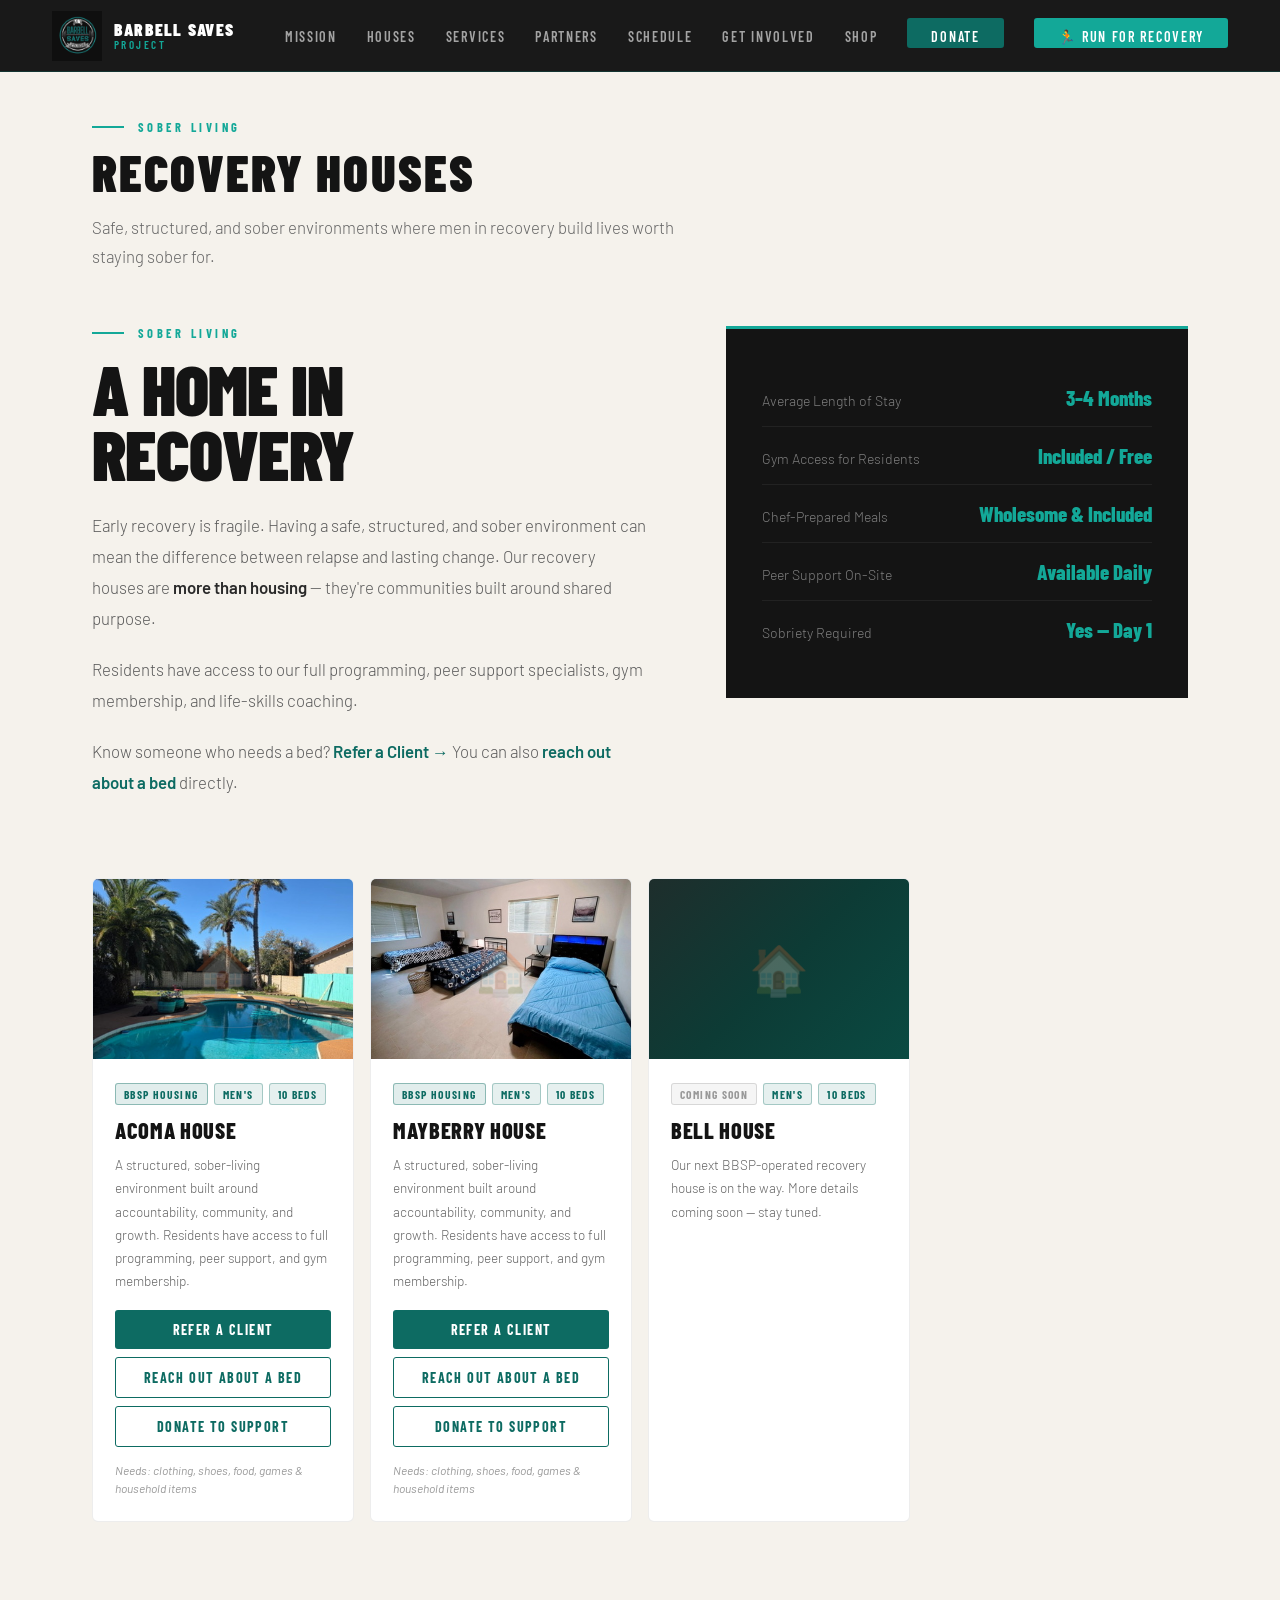
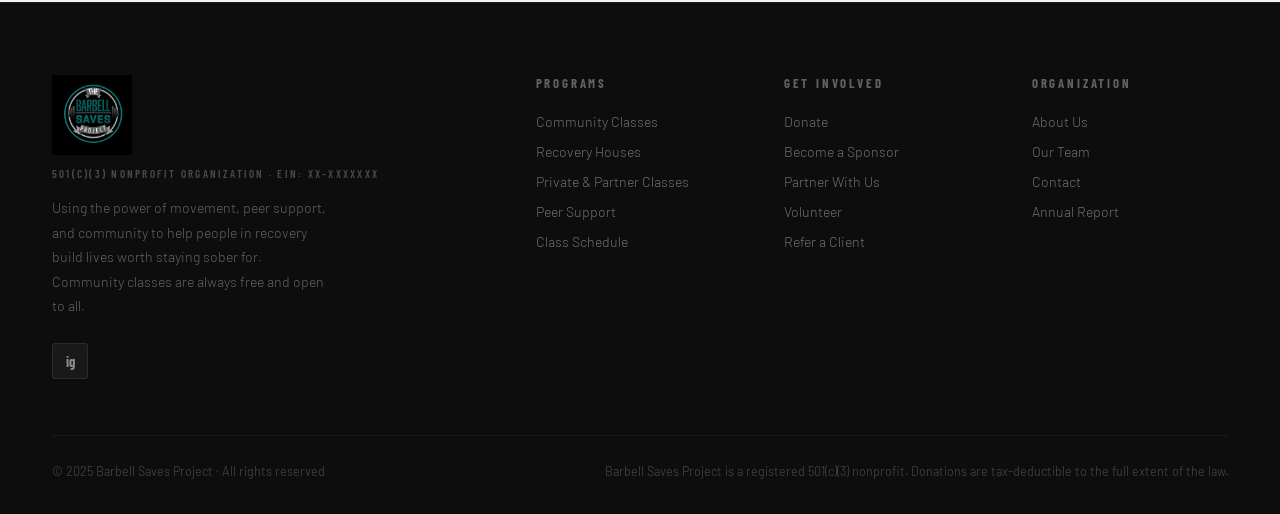
<file: houses.html>
<!DOCTYPE html>
<html lang="en">
<head>
<meta charset="UTF-8">
<meta name="viewport" content="width=device-width, initial-scale=1.0">
<title>Recovery Houses — Barbell Saves Project</title>
<link href="https://fonts.googleapis.com/css2?family=Barlow+Condensed:wght@300;400;600;700;800;900&family=Barlow:ital,wght@0,300;0,400;0,500;0,600;1,300;1,400&display=swap" rel="stylesheet">
<link rel="stylesheet" href="styles.css">
<style>
  body { background: var(--off-white); }
  .houses-page { padding: 120px 52px 80px; max-width: 1200px; margin: 0 auto; }
  .houses-page-header { margin-bottom: 56px; }
  .houses-page-header .section-tag { margin-bottom: 12px; }
  .houses-page-header h1 { font-family: "Barlow Condensed", sans-serif; font-weight: 900; font-size: 3.2rem; letter-spacing: 0.04em; text-transform: uppercase; color: var(--iron); line-height: 1; margin-bottom: 16px; }
  .houses-page-header p { font-size: 1.05rem; color: #666; font-weight: 300; max-width: 600px; line-height: 1.7; }
  @media (max-width: 768px) {
    .houses-page { padding: 100px 20px 60px; }
    .houses-page-header h1 { font-size: 2.2rem; }
    .houses-layout { grid-template-columns: 1fr !important; gap: 32px !important; }
  }
</style>
</head>
<body>

<!-- NAV -->
<nav id="main-nav">
  <a href="index.html" class="nav-logo">
    <img src="images/image1.png" alt="The Barbell Saves Project">
    <div class="nav-logo-text">Barbell Saves<span>Project</span></div>
  </a>
  <button class="nav-hamburger" id="nav-hamburger" aria-label="Menu"><span></span><span></span><span></span></button><ul class="nav-links" id="nav-links">
    <li><a href="index.html#mission">Mission</a></li>
    <li><a href="houses.html">Houses</a></li>
    <li><a href="services.html">Services</a></li>
    <li><a href="partners.html">Partners</a></li>
    <li><a href="schedule.html">Schedule</a></li>
    <li><a href="get-involved.html">Get Involved</a></li>
    <li><a href="shop.html">Shop</a></li>
    <li><a href="get-involved.html#donate" class="nav-donate">Donate</a></li><li><a href="run-for-recovery.html" class="nav-donate" style="background:var(--teal-bright)!important">&#127939; Run for Recovery</a></li>
  </ul>
</nav>

<div class="houses-page">
  <div class="houses-page-header">
    <div class="section-tag">Sober Living</div>
    <h1>Recovery Houses</h1>
    <p>Safe, structured, and sober environments where men in recovery build lives worth staying sober for.</p>
  </div>

  <div class="houses-layout">
    <div class="houses-copy">
      <div class="section-tag">Sober Living</div>
      <h2 class="section-title">A Home in<br>Recovery</h2>
      <p>Early recovery is fragile. Having a safe, structured, and sober environment can mean the difference between relapse and lasting change. Our recovery houses are <strong>more than housing</strong> &#8212; they're communities built around shared purpose.</p>
      <p>Residents have access to our full programming, peer support specialists, gym membership, and life-skills coaching.</p>
      <p>Know someone who needs a bed? <a href="referral.html" style="color:var(--teal);font-weight:600;text-decoration:none;">Refer a Client &#8594;</a> You can also <a href="apply.html" style="color:var(--teal);font-weight:600;text-decoration:none;">reach out about a bed</a> directly.</p>
    </div>
    <div class="houses-stat-box">
      <div class="stat-row"><span class="stat-label">Average Length of Stay</span><span class="stat-val">3&#8211;4 Months</span></div>
      <div class="stat-row"><span class="stat-label">Gym Access for Residents</span><span class="stat-val">Included / Free</span></div>
      <div class="stat-row"><span class="stat-label">Chef-Prepared Meals</span><span class="stat-val">Wholesome &amp; Included</span></div>
      <div class="stat-row"><span class="stat-label">Peer Support On-Site</span><span class="stat-val">Available Daily</span></div>
      <div class="stat-row"><span class="stat-label">Sobriety Required</span><span class="stat-val">Yes &#8212; Day 1</span></div>
    </div>
  </div>

  <div class="houses-cards">

    <div class="house-card">
      <div class="house-photo" style="background-image:url('images/house-acoma.jpg');background-size:cover;background-position:center;"></div>
      <div class="house-card-body">
        <div class="house-badges"><span class="house-badge house-badge-owned">BBSP Housing</span><span class="house-badge">Men's</span><span class="house-badge">10 Beds</span></div>
        <h4>Acoma House</h4>
        <p>A structured, sober-living environment built around accountability, community, and growth. Residents have access to full programming, peer support, and gym membership.</p>
        <div class="house-actions">
          <a href="referral.html" class="house-btn house-btn-primary">Refer a Client</a>
          <a href="apply.html" class="house-btn house-btn-secondary">Reach Out About a Bed</a>
          <a href="get-involved.html#donate" class="house-btn house-btn-secondary">Donate to Support</a>
        </div>
        <div class="house-needs">Needs: clothing, shoes, food, games &amp; household items</div>
      </div>
    </div>

<div class="house-card">
      <div class="house-photo" style="background-image:url('images/house-mayberry.jpg');background-size:cover;background-position:center;"></div>
      <div class="house-card-body">
        <div class="house-badges"><span class="house-badge house-badge-owned">BBSP Housing</span><span class="house-badge">Men's</span><span class="house-badge">10 Beds</span></div>
        <h4>Mayberry House</h4>
        <p>A structured, sober-living environment built around accountability, community, and growth. Residents have access to full programming, peer support, and gym membership.</p>
        <div class="house-actions">
          <a href="referral.html" class="house-btn house-btn-primary">Refer a Client</a>
          <a href="apply.html" class="house-btn house-btn-secondary">Reach Out About a Bed</a>
          <a href="get-involved.html#donate" class="house-btn house-btn-secondary">Donate to Support</a>
        </div>
        <div class="house-needs">Needs: clothing, shoes, food, games &amp; household items</div>
      </div>
    </div>

    <div class="house-card house-card-coming-soon">
      <div class="house-photo"></div>
      <div class="house-card-body">
        <div class="house-badges"><span class="house-badge house-badge-soon">Coming Soon</span><span class="house-badge">Men's</span><span class="house-badge">10 Beds</span></div>
        <h4>Bell House</h4>
        <p>Our next BBSP-operated recovery house is on the way. More details coming soon &mdash; stay tuned.</p>
      </div>
    </div>

  </div>
</div>

<!-- FOOTER -->
<footer>
  <div class="footer-grid">
    <div class="footer-brand">
      <img src="images/image8.png" alt="The Barbell Saves Project">
      <div class="footer-501c3">501(c)(3) Nonprofit Organization &middot; EIN: XX-XXXXXXX</div>
      <p>Using the power of movement, peer support, and community to help people in recovery build lives worth staying sober for. Community classes are always free and open to all.</p>
      <div class="social-row">
        <a href="https://www.instagram.com/thebarbellsaves" target="_blank" rel="noopener" class="social-icon">ig</a>
      </div>
    </div>
    <div class="footer-col"><h5>Programs</h5><ul><li><a href="schedule.html">Community Classes</a></li><li><a href="houses.html">Recovery Houses</a></li><li><a href="mailto:info@thebarbellsavesproject.org?subject=Private%20%26%20Partner%20Classes%20Inquiry">Private &amp; Partner Classes</a></li><li><a href="services.html">Peer Support</a></li><li><a href="schedule.html">Class Schedule</a></li></ul></div>
    <div class="footer-col"><h5>Get Involved</h5><ul><li><a href="get-involved.html#donate">Donate</a></li><li><a href="get-involved.html#sponsors">Become a Sponsor</a></li><li><a href="get-involved.html">Partner With Us</a></li><li><a href="volunteer.html">Volunteer</a></li><li><a href="referral.html">Refer a Client</a></li></ul></div>
    <div class="footer-col"><h5>Organization</h5><ul><li><a href="contact.html">About Us</a></li><li><a href="team.html">Our Team</a></li><li><a href="contact.html">Contact</a></li><li><a href="https://issuu.com/barbellsaves/docs/2025_impact_report_final" target="_blank" rel="noopener">Annual Report</a></li></ul></div>
  </div>
  <div class="footer-bottom">
    <p>&#169; 2025 Barbell Saves Project &middot; All rights reserved</p>
    <p>Barbell Saves Project is a registered 501(c)(3) nonprofit. Donations are tax-deductible to the full extent of the law.</p>
  </div>
</footer>

<script src="script.js"></script>
</body>
</html>
</file>
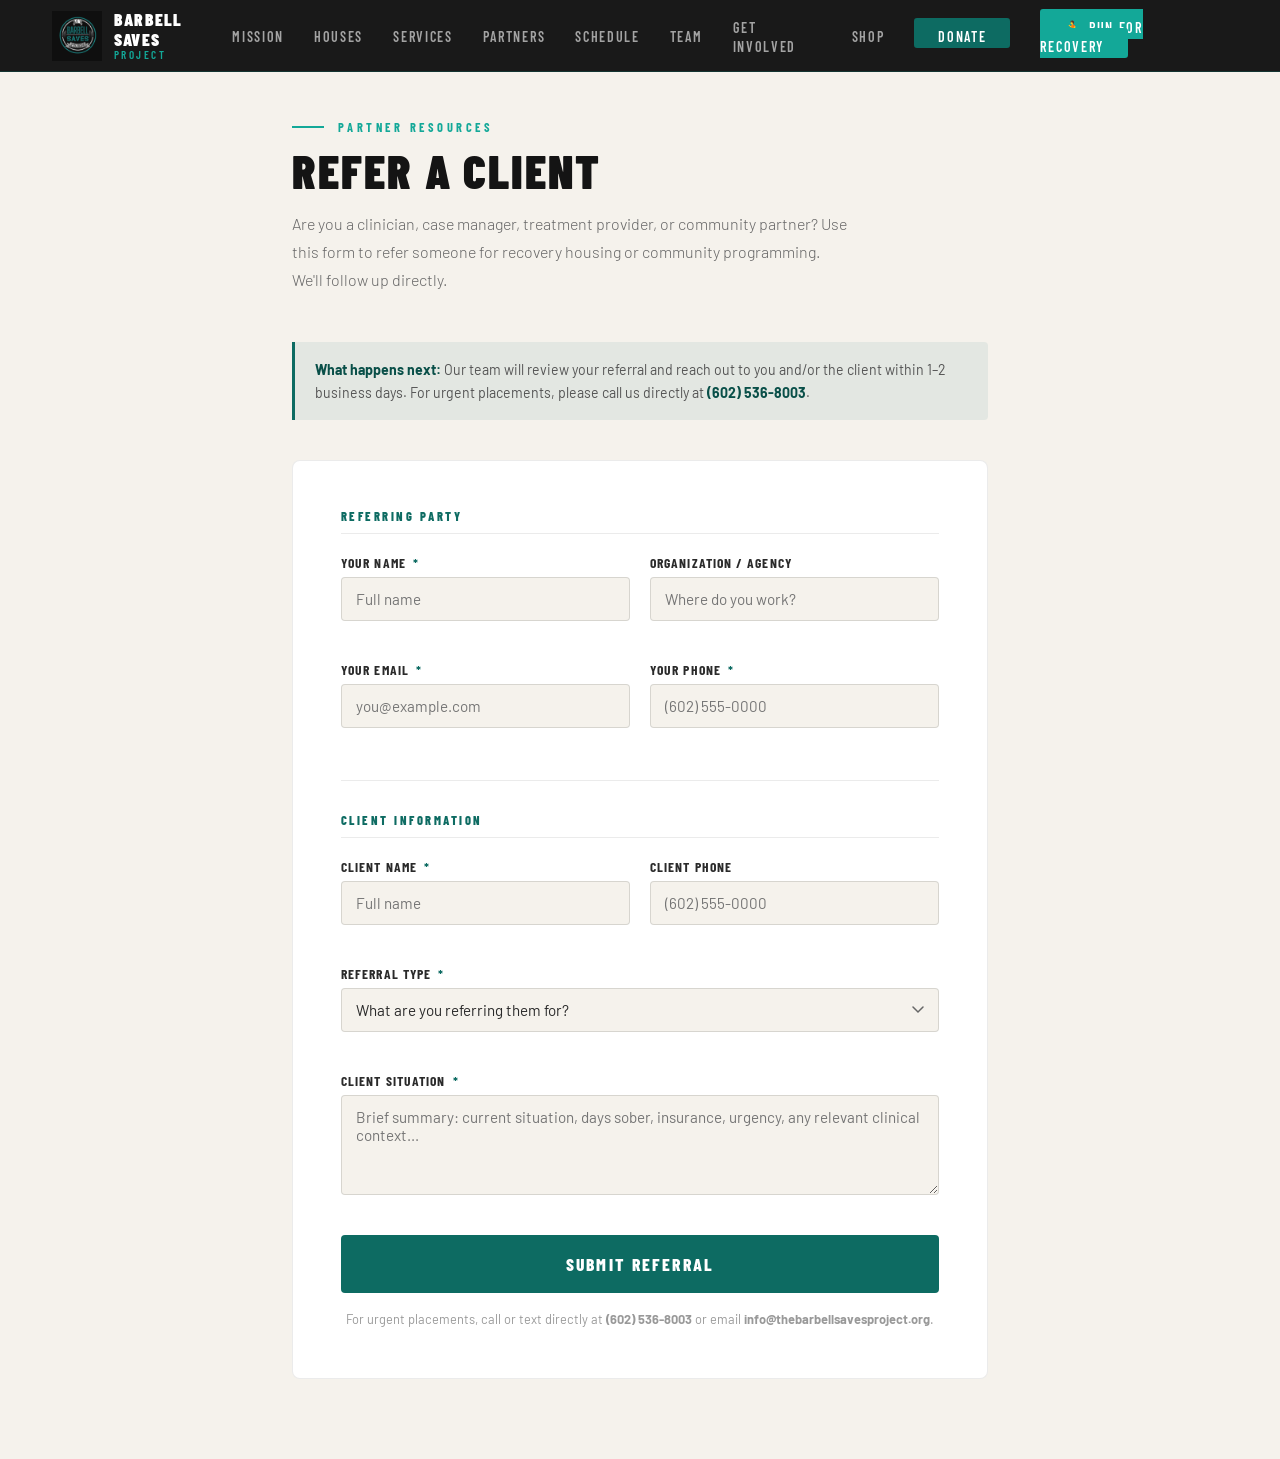
<file: referral.html>
<!DOCTYPE html>
<html lang="en">
<head>
<meta charset="UTF-8">
<meta name="viewport" content="width=device-width, initial-scale=1.0">
<title>Refer a Client — Barbell Saves Project</title>
<meta name="description" content="Refer a client to the Barbell Saves Project for recovery housing or community programming in Phoenix, AZ.">
<link href="https://fonts.googleapis.com/css2?family=Barlow+Condensed:wght@300;400;600;700;800;900&family=Barlow:ital,wght@0,300;0,400;0,500;0,600;1,300;1,400&display=swap" rel="stylesheet">
<link rel="stylesheet" href="styles.css">
<style>
  body { background: var(--off-white); }
  .referral-page { padding: 120px 52px 80px; max-width: 800px; margin: 0 auto; }
  .referral-header { margin-bottom: 48px; }
  .referral-header .section-tag { margin-bottom: 12px; }
  .referral-header h1 { font-family: "Barlow Condensed", sans-serif; font-weight: 900; font-size: 3rem; letter-spacing: 0.04em; text-transform: uppercase; color: var(--iron); line-height: 1; margin-bottom: 16px; }
  .referral-header p { font-size: 1rem; color: #666; font-weight: 300; line-height: 1.75; max-width: 560px; }
  .referral-note { background: rgba(13,107,98,0.08); border-left: 3px solid var(--teal); padding: 16px 20px; border-radius: 0 4px 4px 0; margin-bottom: 40px; font-size: 0.88rem; color: #555; line-height: 1.65; }
  .referral-note strong { color: var(--teal-dark); }
  .referral-form { background: white; border: 1px solid rgba(0,0,0,0.08); border-radius: 8px; padding: 48px; }
  .form-section-label { font-family: "Barlow Condensed", sans-serif; font-weight: 800; font-size: 0.78rem; letter-spacing: 0.2em; text-transform: uppercase; color: var(--teal); margin-bottom: 20px; padding-bottom: 10px; border-bottom: 1px solid rgba(0,0,0,0.08); }
  .form-grid { display: grid; grid-template-columns: 1fr 1fr; gap: 20px; margin-bottom: 20px; }
  .form-group { display: flex; flex-direction: column; gap: 6px; margin-bottom: 20px; }
  .form-group.full { grid-column: 1 / -1; }
  label { font-family: "Barlow Condensed", sans-serif; font-weight: 700; font-size: 0.85rem; letter-spacing: 0.08em; text-transform: uppercase; color: var(--charcoal); }
  label .req { color: var(--teal); margin-left: 3px; }
  input, select, textarea { font-family: "Barlow", sans-serif; font-size: 0.95rem; color: var(--charcoal); background: var(--off-white); border: 1.5px solid rgba(0,0,0,0.12); border-radius: 4px; padding: 12px 14px; transition: border-color 0.2s, box-shadow 0.2s; outline: none; width: 100%; }
  input:focus, select:focus, textarea:focus { border-color: var(--teal); box-shadow: 0 0 0 3px rgba(13,107,98,0.1); }
  select { appearance: none; background-image: url("data:image/svg+xml,%3Csvg xmlns='http://www.w3.org/2000/svg' width='12' height='8' viewBox='0 0 12 8'%3E%3Cpath d='M1 1l5 5 5-5' stroke='%23666' stroke-width='1.5' fill='none' stroke-linecap='round'/%3E%3C/svg%3E"); background-repeat: no-repeat; background-position: right 14px center; padding-right: 36px; }
  textarea { resize: vertical; min-height: 100px; }
  .divider { border: none; border-top: 1px solid rgba(0,0,0,0.08); margin: 32px 0; }
  .submit-btn { display: block; width: 100%; background: var(--teal); color: white; font-family: "Barlow Condensed", sans-serif; font-weight: 800; font-size: 1.1rem; letter-spacing: 0.12em; text-transform: uppercase; border: none; padding: 18px; border-radius: 4px; cursor: pointer; transition: background 0.2s, transform 0.15s; margin-top: 8px; }
  .submit-btn:hover { background: var(--teal-light); transform: translateY(-1px); }
  .form-footer-note { margin-top: 16px; text-align: center; font-size: 0.8rem; color: #999; line-height: 1.6; }
  @media (max-width: 768px) {
    .referral-page { padding: 100px 20px 60px; }
    .referral-header h1 { font-size: 2.2rem; }
    .referral-form { padding: 28px 20px; }
    .form-grid { grid-template-columns: 1fr; }
  }
</style>
</head>
<body>

<!-- NAV -->
<nav id="main-nav">
  <a href="index.html" class="nav-logo">
    <img src="images/image1.png" alt="The Barbell Saves Project">
    <div class="nav-logo-text">Barbell Saves<span>Project</span></div>
  </a>
  <button class="nav-hamburger" id="nav-hamburger" aria-label="Menu"><span></span><span></span><span></span></button><ul class="nav-links" id="nav-links">
    <li><a href="index.html#mission">Mission</a></li>
    <li><a href="houses.html">Houses</a></li>
    <li><a href="services.html">Services</a></li>
    <li><a href="partners.html">Partners</a></li>
    <li><a href="schedule.html">Schedule</a></li>
    <li><a href="team.html">Team</a></li>
    <li><a href="get-involved.html">Get Involved</a></li>
    <li><a href="shop.html">Shop</a></li>
    <li><a href="get-involved.html#donate" class="nav-donate">Donate</a></li><li><a href="run-for-recovery.html" class="nav-donate" style="background:var(--teal-bright)!important">&#127939; Run for Recovery</a></li>
  </ul>
</nav>

<div class="referral-page">

  <div class="referral-header">
    <div class="section-tag">Partner Resources</div>
    <h1>Refer a Client</h1>
    <p>Are you a clinician, case manager, treatment provider, or community partner? Use this form to refer someone for recovery housing or community programming. We'll follow up directly.</p>
  </div>

  <div class="referral-note">
    <strong>What happens next:</strong> Our team will review your referral and reach out to you and/or the client within 1–2 business days. For urgent placements, please call us directly at <strong>(602) 536-8003</strong>.
  </div>

  <form class="referral-form" action="https://formspree.io/f/xpqoaqlv" method="POST">
    <input type="hidden" name="_subject" value="Client Referral — Barbell Saves Project">

    <div class="form-section-label">Referring Party</div>

    <div class="form-grid">
      <div class="form-group">
        <label for="ref_name">Your Name <span class="req">*</span></label>
        <input type="text" id="ref_name" name="ref_name" required placeholder="Full name">
      </div>
      <div class="form-group">
        <label for="ref_org">Organization / Agency</label>
        <input type="text" id="ref_org" name="ref_org" placeholder="Where do you work?">
      </div>
      <div class="form-group">
        <label for="ref_email">Your Email <span class="req">*</span></label>
        <input type="email" id="ref_email" name="ref_email" required placeholder="you@example.com">
      </div>
      <div class="form-group">
        <label for="ref_phone">Your Phone <span class="req">*</span></label>
        <input type="tel" id="ref_phone" name="ref_phone" required placeholder="(602) 555-0000">
      </div>
    </div>

    <hr class="divider">
    <div class="form-section-label">Client Information</div>

    <div class="form-grid">
      <div class="form-group">
        <label for="client_name">Client Name <span class="req">*</span></label>
        <input type="text" id="client_name" name="client_name" required placeholder="Full name">
      </div>
      <div class="form-group">
        <label for="client_phone">Client Phone</label>
        <input type="tel" id="client_phone" name="client_phone" placeholder="(602) 555-0000">
      </div>
      <div class="form-group full">
        <label for="referral_type">Referral Type <span class="req">*</span></label>
        <select id="referral_type" name="referral_type" required>
          <option value="" disabled selected>What are you referring them for?</option>
          <option value="Recovery Housing (Bed Application)">Recovery Housing (Bed Application)</option>
          <option value="Community Classes / Programming">Community Classes / Programming</option>
          <option value="Both Housing and Programming">Both Housing and Programming</option>
          <option value="General Inquiry / Not Sure">General Inquiry / Not Sure</option>
        </select>
      </div>
      <div class="form-group full">
        <label for="client_situation">Client Situation <span class="req">*</span></label>
        <textarea id="client_situation" name="client_situation" required placeholder="Brief summary: current situation, days sober, insurance, urgency, any relevant clinical context..."></textarea>
      </div>
    </div>

    <button type="submit" class="submit-btn">Submit Referral</button>
    <p class="form-footer-note">For urgent placements, call or text directly at <strong>(602) 536-8003</strong> or email <strong>info@thebarbellsavesproject.org</strong>.</p>

  </form>

</div>

<script src="script.js"></script>
</body>
</html>
</file>
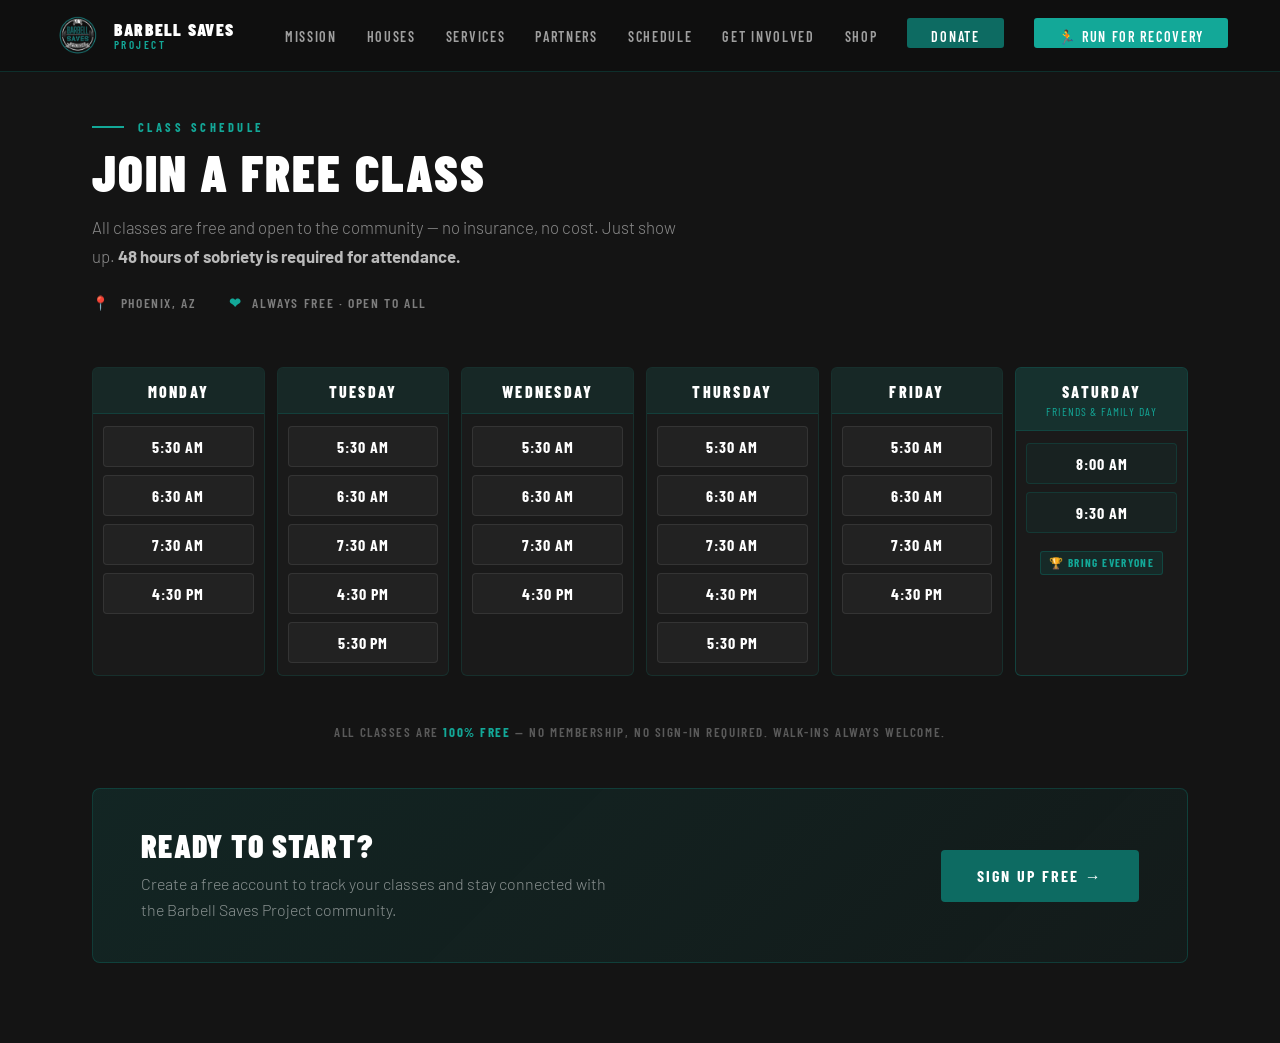
<file: schedule.html>
<!DOCTYPE html>
<html lang="en">
<head>
<meta charset="UTF-8">
<meta name="viewport" content="width=device-width, initial-scale=1.0">
<title>Class Schedule — Barbell Saves Project</title>
<link href="https://fonts.googleapis.com/css2?family=Barlow+Condensed:wght@300;400;600;700;800;900&family=Barlow:ital,wght@0,300;0,400;0,500;0,600;1,300;1,400&display=swap" rel="stylesheet">
<link rel="stylesheet" href="styles.css">
<style>
  body { background: var(--iron); }

  .schedule-page { padding: 120px 52px 80px; max-width: 1200px; margin: 0 auto; }

  .schedule-page-header { margin-bottom: 56px; }
  .schedule-page-header .section-tag { margin-bottom: 12px; }
  .schedule-page-header h1 { font-family: "Barlow Condensed", sans-serif; font-weight: 900; font-size: 3.2rem; letter-spacing: 0.04em; text-transform: uppercase; color: white; line-height: 1; margin-bottom: 16px; }
  .schedule-page-header p { font-size: 1.05rem; color: rgba(255,255,255,0.5); font-weight: 300; max-width: 600px; line-height: 1.7; }
  .schedule-meta { display: flex; gap: 32px; margin-top: 24px; flex-wrap: wrap; }
  .schedule-meta-item { display: flex; align-items: center; gap: 10px; font-family: "Barlow Condensed", sans-serif; font-weight: 600; font-size: 0.85rem; letter-spacing: 0.12em; text-transform: uppercase; color: rgba(255,255,255,0.45); }
  .schedule-meta-item span { color: var(--teal-bright); }

  /* WEEKLY GRID */
  .week-grid { display: grid; grid-template-columns: repeat(6, 1fr); gap: 12px; margin-bottom: 48px; }

  .day-col { background: #1a1a1a; border: 1px solid rgba(13,107,98,0.25); border-radius: 6px; overflow: hidden; }

  .day-header { background: rgba(13,107,98,0.18); border-bottom: 1px solid rgba(13,107,98,0.35); padding: 14px 12px 12px; text-align: center; }
  .day-name { font-family: "Barlow Condensed", sans-serif; font-weight: 800; font-size: 1rem; letter-spacing: 0.14em; text-transform: uppercase; color: white; }
  .day-sub { font-family: "Barlow Condensed", sans-serif; font-weight: 400; font-size: 0.72rem; letter-spacing: 0.1em; text-transform: uppercase; color: var(--teal-bright); margin-top: 3px; }

  .day-classes { padding: 12px 10px; display: flex; flex-direction: column; gap: 8px; }

  .class-pill { background: rgba(255,255,255,0.04); border: 1px solid rgba(255,255,255,0.08); border-radius: 4px; padding: 10px 12px; text-align: center; transition: background 0.2s, border-color 0.2s; }
  .class-pill:hover { background: rgba(13,107,98,0.15); border-color: rgba(13,107,98,0.5); }
  .class-time { font-family: "Barlow Condensed", sans-serif; font-weight: 700; font-size: 1rem; letter-spacing: 0.06em; color: white; }
  .class-label { font-family: "Barlow", sans-serif; font-size: 0.7rem; color: rgba(255,255,255,0.35); margin-top: 2px; letter-spacing: 0.04em; }

  /* Saturday special styling */
  .day-col.saturday { border-color: rgba(13,107,98,0.5); }
  .day-col.saturday .day-header { background: rgba(13,107,98,0.28); }
  .day-col.saturday .class-pill { background: rgba(13,107,98,0.1); border-color: rgba(13,107,98,0.3); }
  .day-col.saturday .class-pill:hover { background: rgba(13,107,98,0.25); border-color: rgba(13,107,98,0.6); }

  .friends-badge { display: inline-block; margin-top: 10px; font-family: "Barlow Condensed", sans-serif; font-weight: 700; font-size: 0.7rem; letter-spacing: 0.12em; text-transform: uppercase; color: var(--teal-bright); background: rgba(13,107,98,0.2); border: 1px solid rgba(13,107,98,0.45); border-radius: 3px; padding: 4px 8px; }

  /* SIGNUP CTA */
  .signup-cta { background: linear-gradient(135deg, rgba(13,107,98,0.2) 0%, rgba(13,107,98,0.08) 100%); border: 1px solid rgba(13,107,98,0.4); border-radius: 8px; padding: 40px 48px; display: flex; align-items: center; justify-content: space-between; gap: 32px; flex-wrap: wrap; }
  .signup-cta-text h2 { font-family: "Barlow Condensed", sans-serif; font-weight: 900; font-size: 2rem; letter-spacing: 0.04em; text-transform: uppercase; color: white; line-height: 1; margin-bottom: 10px; }
  .signup-cta-text p { font-size: 1rem; color: rgba(255,255,255,0.5); font-weight: 300; max-width: 480px; line-height: 1.6; }
  .signup-btn { display: inline-block; background: var(--teal); color: white; font-family: "Barlow Condensed", sans-serif; font-weight: 700; font-size: 1rem; letter-spacing: 0.14em; text-transform: uppercase; text-decoration: none; padding: 16px 36px; border-radius: 4px; transition: background 0.2s, transform 0.15s; white-space: nowrap; }
  .signup-btn:hover { background: var(--teal-light); transform: translateY(-1px); }

  /* FREE badge */
  .free-note { margin-top: 24px; font-family: "Barlow Condensed", sans-serif; font-weight: 600; font-size: 0.82rem; letter-spacing: 0.12em; text-transform: uppercase; color: rgba(255,255,255,0.3); text-align: center; }
  .free-note strong { color: var(--teal-bright); }

  @media (max-width: 900px) {
    .week-grid { grid-template-columns: repeat(3, 1fr); }
    .schedule-page { padding: 100px 20px 60px; }
    .schedule-page-header h1 { font-size: 2.4rem; }
    .signup-cta { padding: 28px 24px; }
  }
  @media (max-width: 560px) {
    .week-grid { grid-template-columns: repeat(2, 1fr); }
  }
</style>
</head>
<body>

<!-- NAV -->
<nav id="main-nav">
  <a href="index.html" class="nav-logo">
    <img src="images/image1.png" alt="The Barbell Saves Project">
    <div class="nav-logo-text">Barbell Saves<span>Project</span></div>
  </a>
  <button class="nav-hamburger" id="nav-hamburger" aria-label="Menu"><span></span><span></span><span></span></button><ul class="nav-links" id="nav-links">
    <li><a href="index.html#mission">Mission</a></li>
    <li><a href="houses.html">Houses</a></li>
    <li><a href="services.html">Services</a></li>
    <li><a href="partners.html">Partners</a></li>
    <li><a href="schedule.html">Schedule</a></li>
    <li><a href="get-involved.html">Get Involved</a></li>
    <li><a href="shop.html">Shop</a></li>
    <li><a href="get-involved.html#donate" class="nav-donate">Donate</a></li><li><a href="run-for-recovery.html" class="nav-donate" style="background:var(--teal-bright)!important">&#127939; Run for Recovery</a></li>
  </ul>
</nav>

<div class="schedule-page">

  <div class="schedule-page-header">
    <div class="section-tag">Class Schedule</div>
    <h1>Join a Free Class</h1>
    <p>All classes are free and open to the community — no insurance, no cost. Just show up. <strong style="color:rgba(255,255,255,0.7);">48 hours of sobriety is required for attendance.</strong></p>
    <div class="schedule-meta">
      <div class="schedule-meta-item"><span>&#128205;</span> Phoenix, AZ</div>
      <div class="schedule-meta-item"><span>&#10084;</span> Always Free &middot; Open to All</div>
    </div>
  </div>

  <!-- WEEKLY GRID -->
  <div class="week-grid">

    <!-- Monday -->
    <div class="day-col">
      <div class="day-header">
        <div class="day-name">Monday</div>
      </div>
      <div class="day-classes">
        <div class="class-pill"><div class="class-time">5:30 AM</div></div>
        <div class="class-pill"><div class="class-time">6:30 AM</div></div>
        <div class="class-pill"><div class="class-time">7:30 AM</div></div>
        <div class="class-pill"><div class="class-time">4:30 PM</div></div>
      </div>
    </div>

    <!-- Tuesday -->
    <div class="day-col">
      <div class="day-header">
        <div class="day-name">Tuesday</div>
      </div>
      <div class="day-classes">
        <div class="class-pill"><div class="class-time">5:30 AM</div></div>
        <div class="class-pill"><div class="class-time">6:30 AM</div></div>
        <div class="class-pill"><div class="class-time">7:30 AM</div></div>
        <div class="class-pill"><div class="class-time">4:30 PM</div></div>
        <div class="class-pill"><div class="class-time">5:30 PM</div></div>
      </div>
    </div>

    <!-- Wednesday -->
    <div class="day-col">
      <div class="day-header">
        <div class="day-name">Wednesday</div>
      </div>
      <div class="day-classes">
        <div class="class-pill"><div class="class-time">5:30 AM</div></div>
        <div class="class-pill"><div class="class-time">6:30 AM</div></div>
        <div class="class-pill"><div class="class-time">7:30 AM</div></div>
        <div class="class-pill"><div class="class-time">4:30 PM</div></div>
      </div>
    </div>

    <!-- Thursday -->
    <div class="day-col">
      <div class="day-header">
        <div class="day-name">Thursday</div>
      </div>
      <div class="day-classes">
        <div class="class-pill"><div class="class-time">5:30 AM</div></div>
        <div class="class-pill"><div class="class-time">6:30 AM</div></div>
        <div class="class-pill"><div class="class-time">7:30 AM</div></div>
        <div class="class-pill"><div class="class-time">4:30 PM</div></div>
        <div class="class-pill"><div class="class-time">5:30 PM</div></div>
      </div>
    </div>

    <!-- Friday -->
    <div class="day-col">
      <div class="day-header">
        <div class="day-name">Friday</div>
      </div>
      <div class="day-classes">
        <div class="class-pill"><div class="class-time">5:30 AM</div></div>
        <div class="class-pill"><div class="class-time">6:30 AM</div></div>
        <div class="class-pill"><div class="class-time">7:30 AM</div></div>
        <div class="class-pill"><div class="class-time">4:30 PM</div></div>
      </div>
    </div>

    <!-- Saturday -->
    <div class="day-col saturday">
      <div class="day-header">
        <div class="day-name">Saturday</div>
        <div class="day-sub">Friends &amp; Family Day</div>
      </div>
      <div class="day-classes">
        <div class="class-pill"><div class="class-time">8:00 AM</div></div>
        <div class="class-pill"><div class="class-time">9:30 AM</div></div>
        <div style="text-align:center;"><span class="friends-badge">&#127942; Bring Everyone</span></div>
      </div>
    </div>

  </div><!-- /week-grid -->

  <p class="free-note">All classes are <strong>100% free</strong> — no membership, no sign-in required. Walk-ins always welcome.</p>

  <!-- SIGNUP CTA -->
  <div class="signup-cta" style="margin-top: 48px;">
    <div class="signup-cta-text">
      <h2>Ready to Start?</h2>
      <p>Create a free account to track your classes and stay connected with the Barbell Saves Project community.</p>
    </div>
    <a href="https://move.streamfit.com/app-onboarding?gym=706" target="_blank" rel="noopener" class="signup-btn">Sign Up Free &rarr;</a>
  </div>

</div><!-- /schedule-page -->

<script src="script.js"></script>
</body>
</html>
</file>
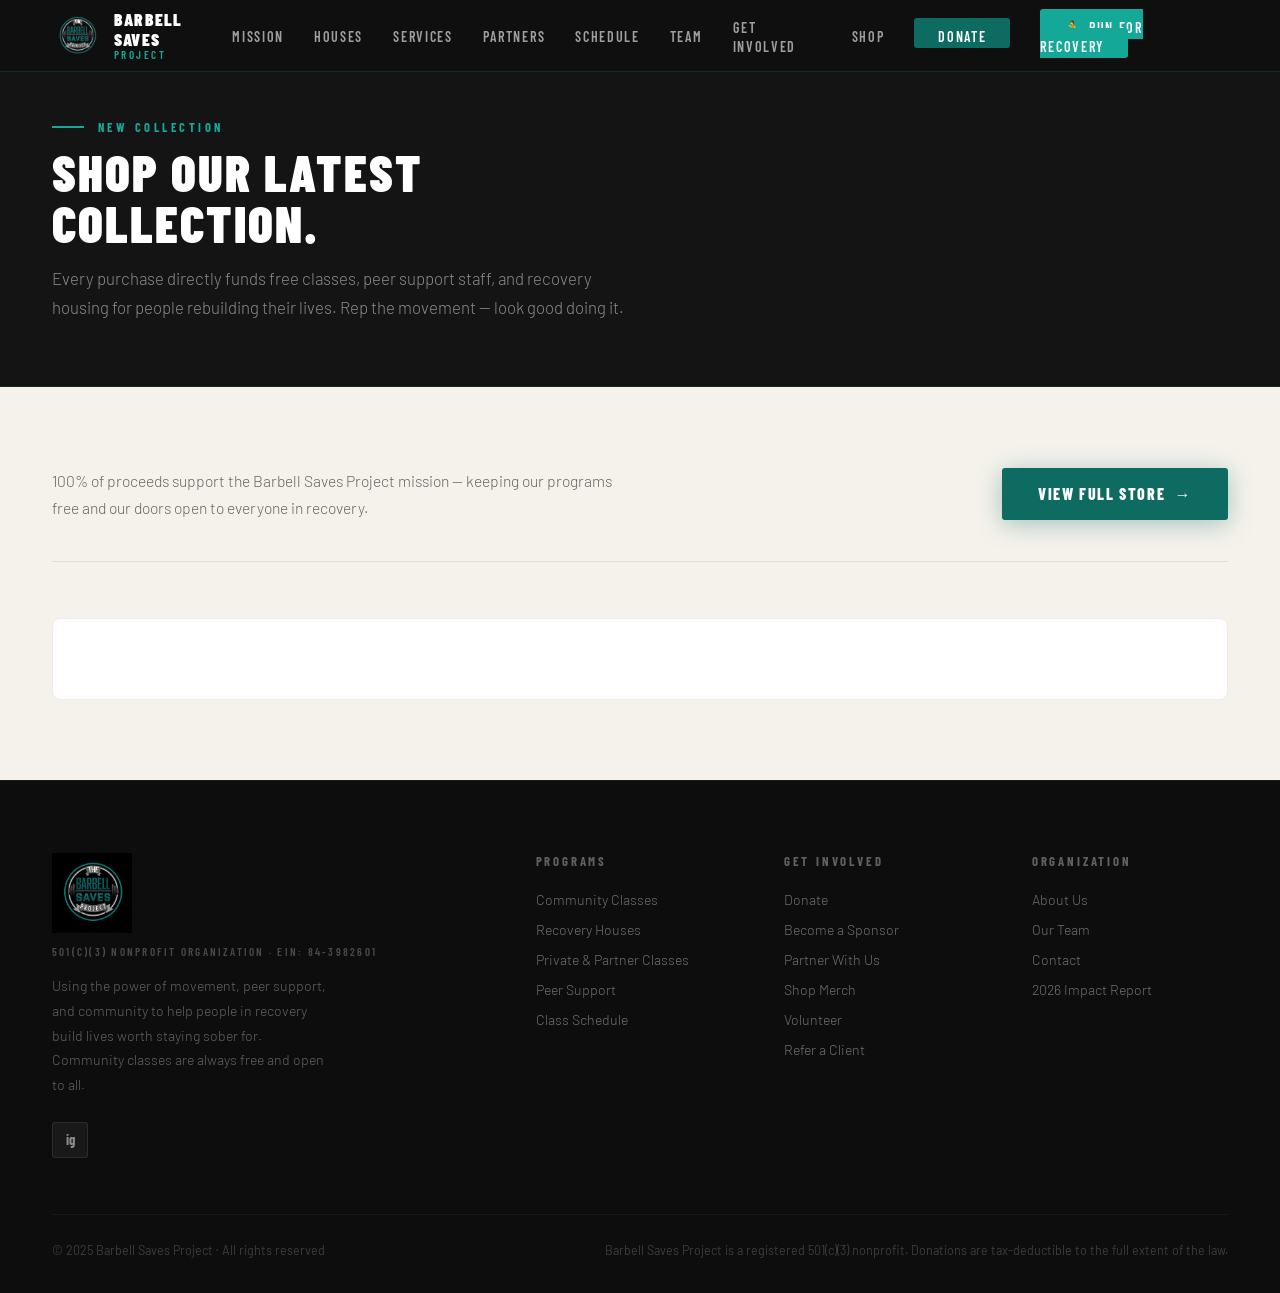
<file: shop.html>
<!DOCTYPE html>
<html lang="en">
<head>
<meta charset="UTF-8">
<meta name="viewport" content="width=device-width, initial-scale=1.0">
<title>Shop — Barbell Saves Project</title>
<link href="https://fonts.googleapis.com/css2?family=Barlow+Condensed:wght@300;400;600;700;800;900&family=Barlow:ital,wght@0,300;0,400;0,500;0,600;1,300;1,400&display=swap" rel="stylesheet">
<link rel="stylesheet" href="styles.css">
<style>
  .shop-header { background: var(--iron); padding: 120px 52px 64px; border-bottom: 1px solid rgba(13,107,98,0.3); }
  .shop-header-inner { max-width: 1200px; margin: 0 auto; }
  .shop-header .section-tag { margin-bottom: 12px; }
  .shop-header h1 { font-family: "Barlow Condensed", sans-serif; font-weight: 900; font-size: 3.2rem; letter-spacing: 0.04em; text-transform: uppercase; color: white; line-height: 1; margin-bottom: 16px; }
  .shop-header p { font-size: 1.05rem; color: rgba(255,255,255,0.5); font-weight: 300; max-width: 580px; line-height: 1.7; }

  .shop-body { background: var(--off-white); padding: 80px 52px; }
  .shop-body-inner { max-width: 1200px; margin: 0 auto; }
  .shop-mission-bar { display: flex; align-items: center; justify-content: space-between; gap: 32px; flex-wrap: wrap; margin-bottom: 56px; padding-bottom: 40px; border-bottom: 1px solid rgba(0,0,0,0.08); }
  .shop-mission-bar p { font-size: 0.98rem; color: #666; font-weight: 300; line-height: 1.75; max-width: 560px; margin: 0; }

  .shop-collection { background: white; border-radius: 8px; padding: 40px; border: 1px solid rgba(0,0,0,0.07); }

  @media (max-width: 768px) {
    .shop-header { padding: 100px 20px 48px; }
    .shop-header h1 { font-size: 2.2rem; }
    .shop-body { padding: 60px 20px; }
    .shop-collection { padding: 24px 16px; }
  }
</style>
</head>
<body>

<!-- NAV -->
<nav id="main-nav">
  <a href="index.html" class="nav-logo">
    <img src="images/image1.png" alt="The Barbell Saves Project">
    <div class="nav-logo-text">Barbell Saves<span>Project</span></div>
  </a>
  <button class="nav-hamburger" id="nav-hamburger" aria-label="Menu"><span></span><span></span><span></span></button><ul class="nav-links" id="nav-links">
    <li><a href="index.html#mission">Mission</a></li>
    <li><a href="houses.html">Houses</a></li>
    <li><a href="services.html">Services</a></li>
    <li><a href="partners.html">Partners</a></li>
    <li><a href="schedule.html">Schedule</a></li>
    <li><a href="team.html">Team</a></li>
    <li><a href="get-involved.html">Get Involved</a></li>
    <li><a href="shop.html">Shop</a></li>
    <li><a href="get-involved.html#donate" class="nav-donate">Donate</a></li><li><a href="run-for-recovery.html" class="nav-donate" style="background:var(--teal-bright)!important">&#127939; Run for Recovery</a></li>
  </ul>
</nav>

<!-- PAGE HEADER -->
<div class="shop-header">
  <div class="shop-header-inner">
    <div class="section-tag">New Collection</div>
    <h1>Shop Our Latest<br>Collection.</h1>
    <p>Every purchase directly funds free classes, peer support staff, and recovery housing for people rebuilding their lives. Rep the movement &mdash; look good doing it.</p>
  </div>
</div>

<!-- SHOP BODY -->
<section class="shop-body">
  <div class="shop-body-inner">

    <div class="shop-mission-bar">
      <p>100% of proceeds support the Barbell Saves Project mission &mdash; keeping our programs free and our doors open to everyone in recovery.</p>
      <a href="https://thebbsp.myshopify.com" target="_blank" rel="noopener" class="btn-primary">View Full Store &nbsp;&#8594;</a>
    </div>

    <div class="shop-collection">
      <div style="display:grid;grid-template-columns:repeat(auto-fill,minmax(260px,1fr));gap:32px;align-items:start;">
        <div id='shop-product-1'></div>
        <div id='shop-product-2'></div>
        <div id='shop-product-3'></div>
      </div>

      <script type="text/javascript">
      /*<![CDATA[*/
      (function () {
        var scriptURL = 'https://sdks.shopifycdn.com/buy-button/latest/buy-button-storefront.min.js';
        if (window.ShopifyBuy) {
          if (window.ShopifyBuy.UI) { ShopifyBuyInit(); } else { loadScript(); }
        } else { loadScript(); }
        function loadScript() {
          var script = document.createElement('script');
          script.async = true;
          script.src = scriptURL;
          (document.getElementsByTagName('head')[0] || document.getElementsByTagName('body')[0]).appendChild(script);
          script.onload = ShopifyBuyInit;
        }
        function ShopifyBuyInit() {
          var client = ShopifyBuy.buildClient({
            domain: '133668.myshopify.com',
            storefrontAccessToken: 'b79e62a882fbdc2cb584bd9b56240469',
          });
          var opts = {
            "product": {
              "styles": {
                "product": { "margin-left": "0", "margin-bottom": "0" },
                "button": { "background-color": "#0d6b62", ":hover": { "background-color": "#0c6058" }, ":focus": { "background-color": "#0c6058" } }
              },
              "text": { "button": "Add to cart" }
            },
            "modalProduct": {
              "contents": { "img": false, "imgWithCarousel": true, "button": false, "buttonWithQuantity": true },
              "styles": {
                "product": { "@media (min-width: 601px)": { "max-width": "100%", "margin-left": "0px", "margin-bottom": "0px" } },
                "button": { "background-color": "#0d6b62", ":hover": { "background-color": "#0c6058" }, ":focus": { "background-color": "#0c6058" } }
              },
              "text": { "button": "Add to cart" }
            },
            "option": {},
            "cart": {
              "styles": { "button": { "background-color": "#0d6b62", ":hover": { "background-color": "#0c6058" }, ":focus": { "background-color": "#0c6058" } } },
              "text": { "total": "Subtotal", "button": "Checkout" }
            },
            "toggle": {
              "styles": { "toggle": { "background-color": "#0d6b62", ":hover": { "background-color": "#0c6058" }, ":focus": { "background-color": "#0c6058" } } }
            }
          };
          ShopifyBuy.UI.onReady(client).then(function (ui) {
            ui.createComponent('product', { id: '10109571465492', node: document.getElementById('shop-product-1'), moneyFormat: '%24%7B%7Bamount%7D%7D', options: opts });
            ui.createComponent('product', { id: '10109574709524', node: document.getElementById('shop-product-2'), moneyFormat: '%24%7B%7Bamount%7D%7D', options: opts });
            ui.createComponent('product', { id: '8620658360596',  node: document.getElementById('shop-product-3'), moneyFormat: '%24%7B%7Bamount%7D%7D', options: opts });
          });
        }
      })();
      /*]]>*/
      </script>
    </div>

  </div>
</section>

<!-- FOOTER -->
<footer>
  <div class="footer-grid">
    <div class="footer-brand">
      <img src="images/image8.png" alt="The Barbell Saves Project">
      <div class="footer-501c3">501(c)(3) Nonprofit Organization &middot; EIN: 84-3982601</div>
      <p>Using the power of movement, peer support, and community to help people in recovery build lives worth staying sober for. Community classes are always free and open to all.</p>
      <div class="social-row">
        <a href="https://www.instagram.com/thebarbellsaves" target="_blank" rel="noopener" class="social-icon">ig</a>
      </div>
    </div>
    <div class="footer-col"><h5>Programs</h5><ul><li><a href="schedule.html">Community Classes</a></li><li><a href="houses.html">Recovery Houses</a></li><li><a href="mailto:info@thebarbellsavesproject.org?subject=Private%20%26%20Partner%20Classes%20Inquiry">Private &amp; Partner Classes</a></li><li><a href="services.html">Peer Support</a></li><li><a href="schedule.html">Class Schedule</a></li></ul></div>
    <div class="footer-col"><h5>Get Involved</h5><ul><li><a href="get-involved.html#donate">Donate</a></li><li><a href="get-involved.html#sponsors">Become a Sponsor</a></li><li><a href="get-involved.html">Partner With Us</a></li><li><a href="shop.html">Shop Merch</a></li><li><a href="volunteer.html">Volunteer</a></li><li><a href="referral.html">Refer a Client</a></li></ul></div>
    <div class="footer-col"><h5>Organization</h5><ul><li><a href="contact.html">About Us</a></li><li><a href="team.html">Our Team</a></li><li><a href="contact.html">Contact</a></li><li><a href="https://issuu.com/barbellsaves/docs/2025_impact_report_final" target="_blank" rel="noopener">2026 Impact Report</a></li></ul></div>
  </div>
  <div class="footer-bottom">
    <p>&#169; 2025 Barbell Saves Project &middot; All rights reserved</p>
    <p>Barbell Saves Project is a registered 501(c)(3) nonprofit. Donations are tax-deductible to the full extent of the law.</p>
  </div>
</footer>

<script src="script.js"></script>
</body>
</html>
</file>
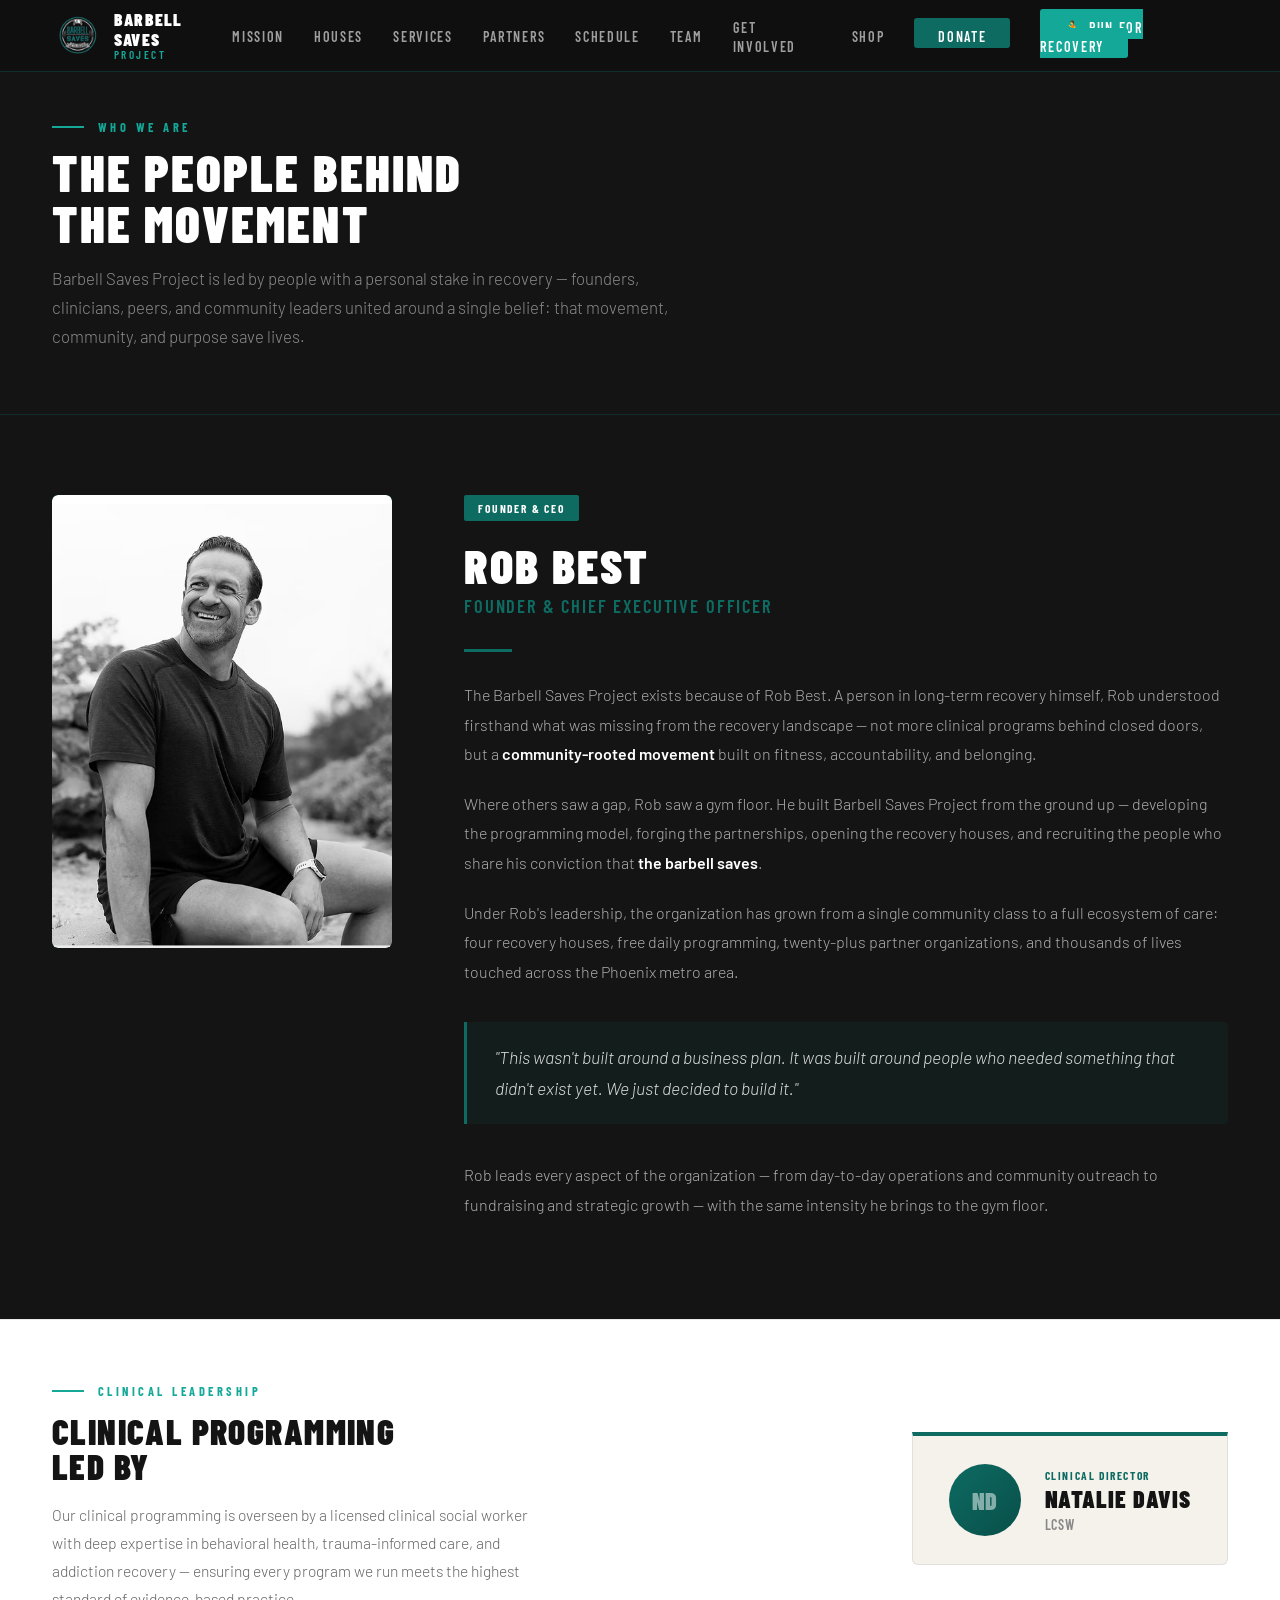
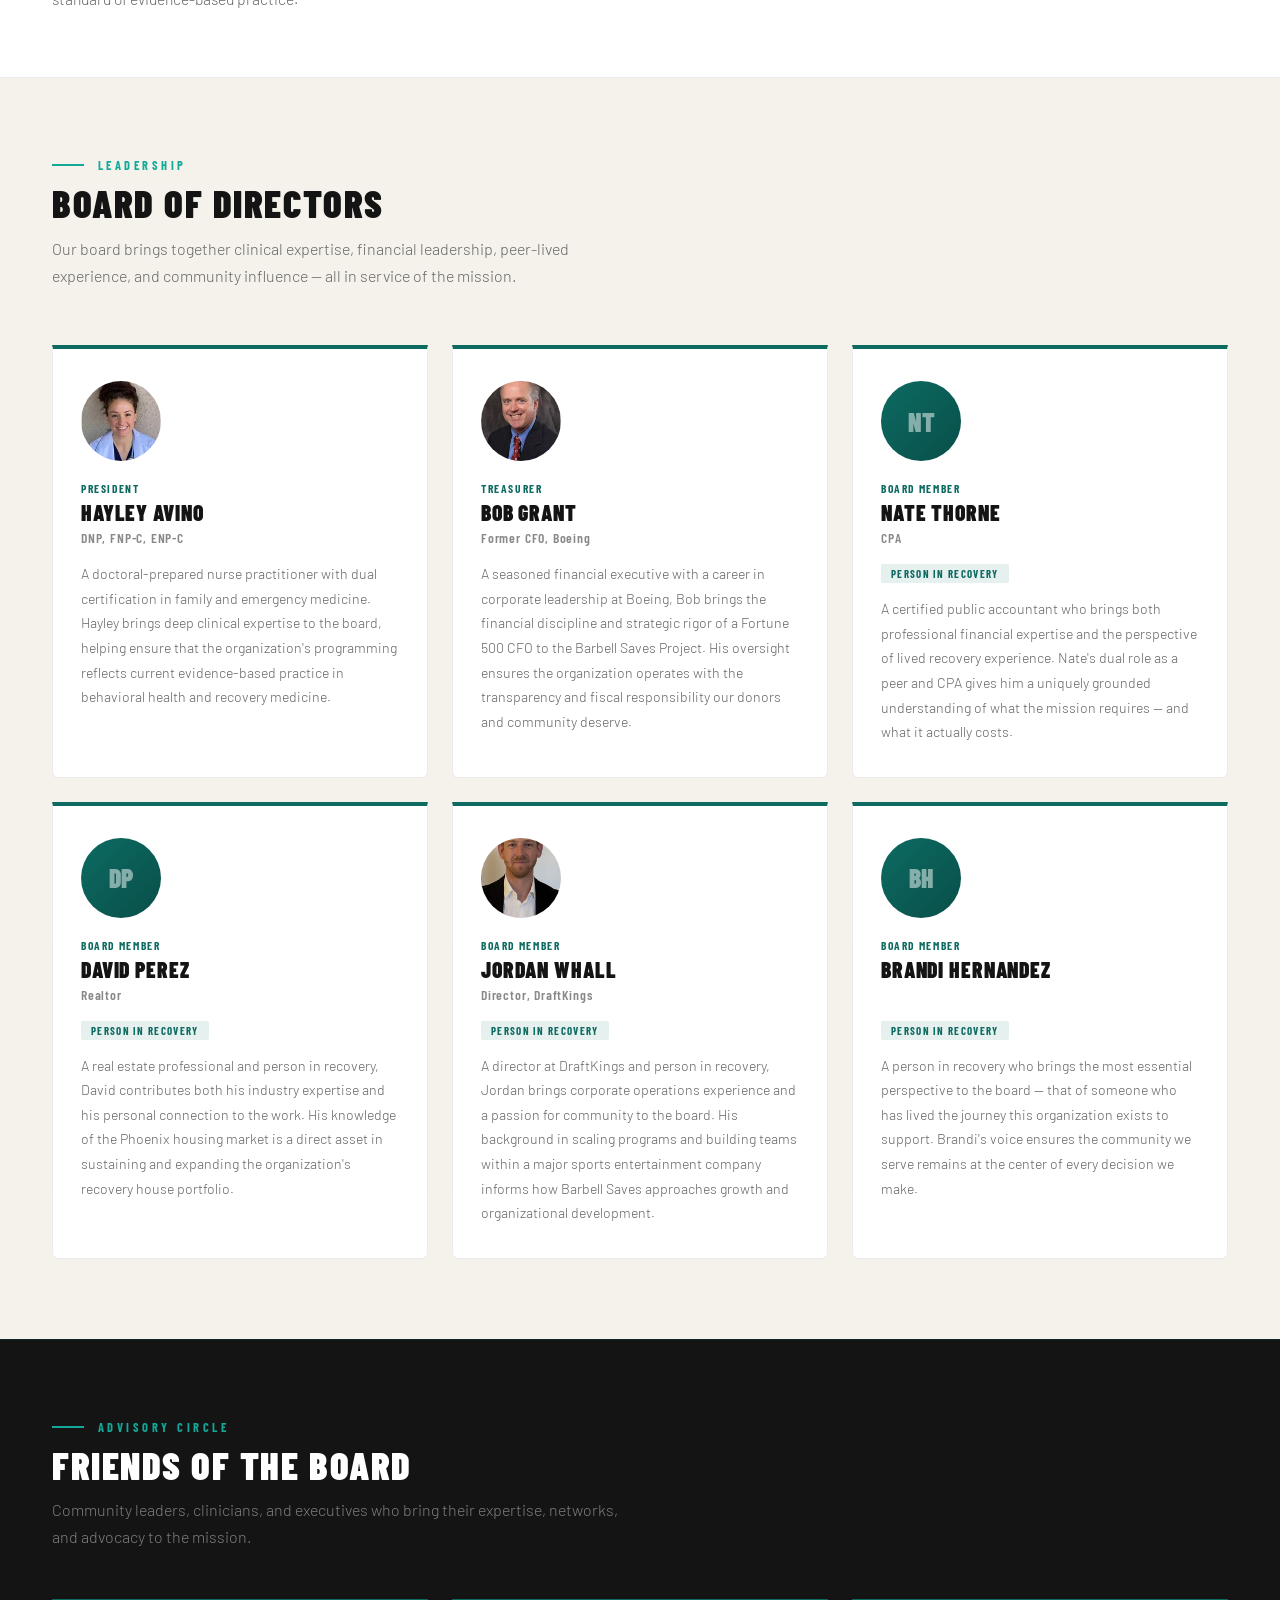
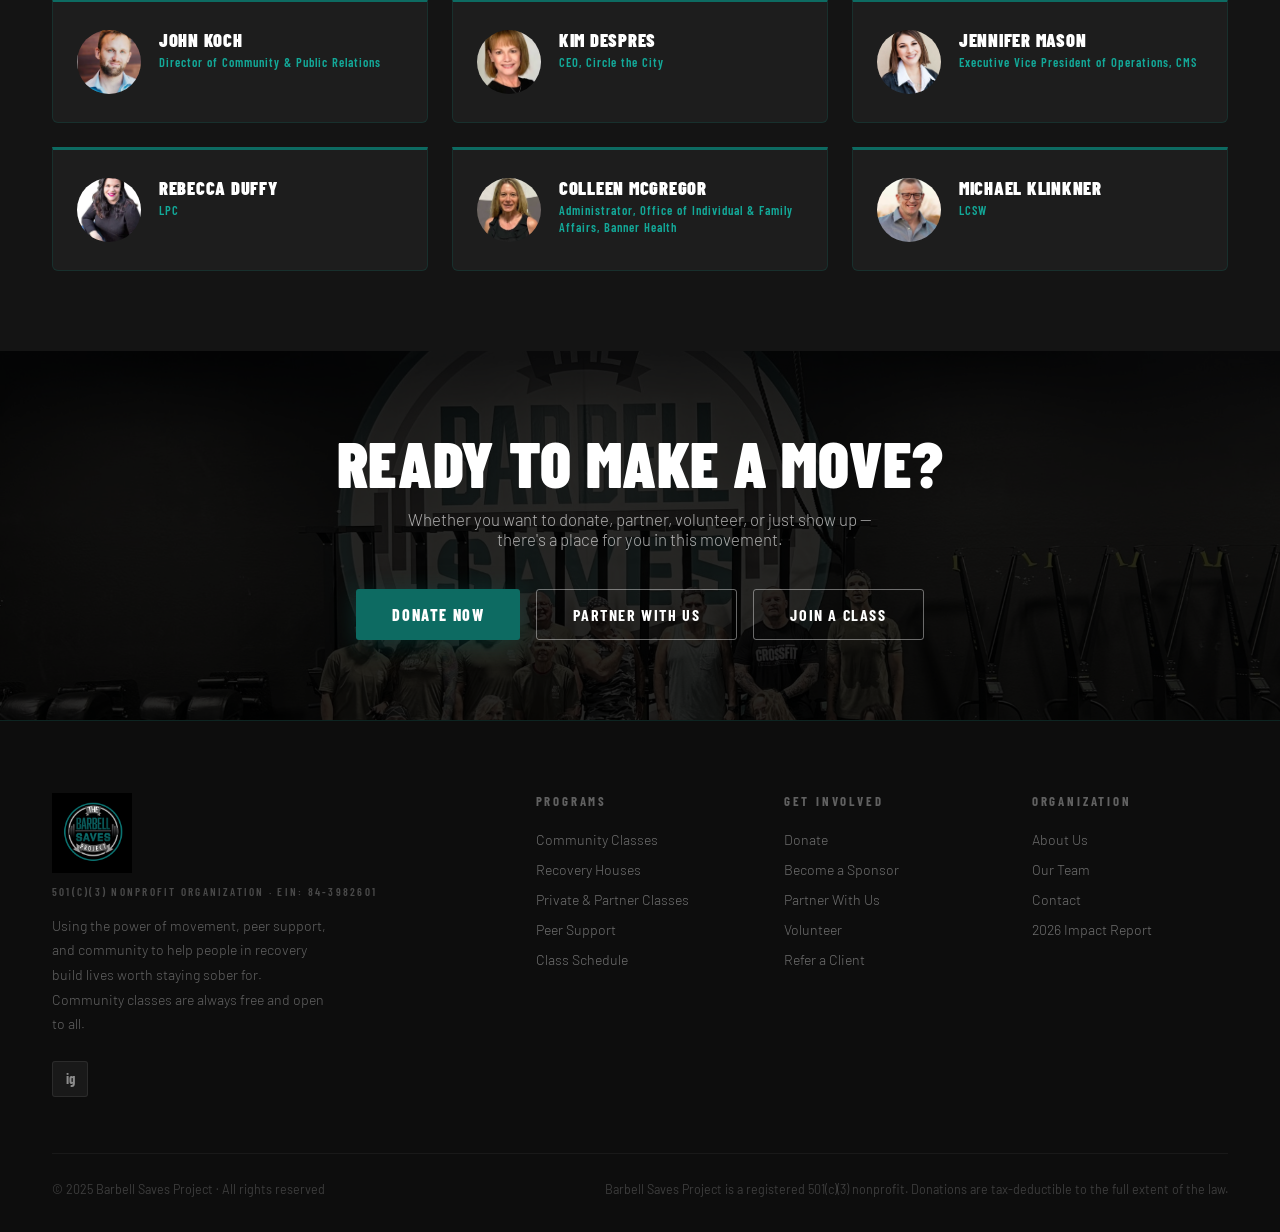
<file: team.html>
<!DOCTYPE html>
<html lang="en">
<head>
<meta charset="UTF-8">
<meta name="viewport" content="width=device-width, initial-scale=1.0">
<title>Our Team — Barbell Saves Project</title>
<meta name="description" content="Meet the founder, CEO, and board of directors behind the Barbell Saves Project — a 501(c)(3) nonprofit serving recovery communities in Phoenix, AZ.">
<link href="https://fonts.googleapis.com/css2?family=Barlow+Condensed:wght@300;400;600;700;800;900&family=Barlow:ital,wght@0,300;0,400;0,500;0,600;1,300;1,400&display=swap" rel="stylesheet">
<link rel="stylesheet" href="styles.css">
<style>
  /* PAGE HEADER */
  .team-header { background: var(--iron); padding: 120px 52px 64px; border-bottom: 1px solid rgba(13,107,98,0.3); }
  .team-header-inner { max-width: 1200px; margin: 0 auto; }
  .team-header .section-tag { margin-bottom: 12px; }
  .team-header h1 { font-family: "Barlow Condensed", sans-serif; font-weight: 900; font-size: 3.2rem; letter-spacing: 0.04em; text-transform: uppercase; color: white; line-height: 1; margin-bottom: 16px; }
  .team-header p { font-size: 1.05rem; color: rgba(255,255,255,0.5); font-weight: 300; max-width: 620px; line-height: 1.7; }

  /* FOUNDER SPOTLIGHT */
  .founder-section { background: var(--iron); padding: 80px 52px; }
  .founder-inner { max-width: 1200px; margin: 0 auto; }
  .founder-layout { display: grid; grid-template-columns: 340px 1fr; gap: 72px; align-items: start; }
  .founder-photo-wrap { position: relative; }
  .founder-photo { width: 100%; aspect-ratio: 3/4; background: linear-gradient(160deg, #0D6B62 0%, #084f49 60%, #042e2b 100%); border-radius: 6px; display: flex; align-items: flex-end; justify-content: center; overflow: hidden; }
  .founder-photo img { width: 100%; height: 100%; object-fit: cover; object-position: center top; border-radius: 6px; }
  .founder-photo-placeholder { width: 100%; height: 100%; display: flex; align-items: center; justify-content: center; }
  .founder-photo-placeholder span { font-family: "Barlow Condensed", sans-serif; font-size: 6rem; font-weight: 900; color: rgba(255,255,255,0.08); letter-spacing: 0.04em; text-transform: uppercase; }
  .founder-tag { display: inline-block; background: var(--teal); color: white; font-family: "Barlow Condensed", sans-serif; font-weight: 700; font-size: 0.72rem; letter-spacing: 0.16em; text-transform: uppercase; padding: 6px 14px; border-radius: 2px; margin-bottom: 20px; }
  .founder-name { font-family: "Barlow Condensed", sans-serif; font-weight: 900; font-size: 3rem; letter-spacing: 0.04em; text-transform: uppercase; color: white; line-height: 1; margin-bottom: 6px; }
  .founder-title { font-family: "Barlow Condensed", sans-serif; font-weight: 600; font-size: 1.15rem; letter-spacing: 0.1em; text-transform: uppercase; color: var(--teal); margin-bottom: 32px; }
  .founder-divider { width: 48px; height: 3px; background: var(--teal); margin-bottom: 28px; }
  .founder-body p { font-size: 1rem; color: rgba(255,255,255,0.65); font-weight: 300; line-height: 1.85; margin-bottom: 20px; }
  .founder-body p strong { color: white; font-weight: 600; }
  .founder-quote { border-left: 3px solid var(--teal); padding: 20px 28px; margin: 36px 0; background: rgba(13,107,98,0.1); border-radius: 0 4px 4px 0; }
  .founder-quote p { font-size: 1.1rem; color: rgba(255,255,255,0.85); font-style: italic; font-weight: 300; line-height: 1.75; margin: 0; }

  /* BOARD SECTION */
  .board-section { background: var(--off-white); padding: 80px 52px; }
  .board-inner { max-width: 1200px; margin: 0 auto; }
  .board-section .section-tag { margin-bottom: 12px; }
  .board-section h2 { font-family: "Barlow Condensed", sans-serif; font-weight: 900; font-size: 2.4rem; letter-spacing: 0.04em; text-transform: uppercase; color: var(--iron); margin-bottom: 12px; line-height: 1; }
  .board-intro { font-size: 1rem; color: #666; font-weight: 300; max-width: 580px; line-height: 1.7; margin-bottom: 56px; }
  .board-grid { display: grid; grid-template-columns: repeat(3, 1fr); gap: 24px; }
  .board-card { background: white; border: 1px solid rgba(0,0,0,0.08); border-top: 4px solid var(--teal); border-radius: 0 0 6px 6px; padding: 32px 28px; transition: box-shadow 0.2s, transform 0.2s; }
  .board-card:hover { box-shadow: 0 12px 36px rgba(13,107,98,0.1); transform: translateY(-3px); }
  .board-card-photo { width: 80px; height: 80px; border-radius: 50%; background: linear-gradient(135deg, #0D6B62, #084f49); margin-bottom: 20px; display: flex; align-items: center; justify-content: center; overflow: hidden; }
  .board-card-photo img { width: 100%; height: 100%; object-fit: cover; }
  .board-card-photo span { font-family: "Barlow Condensed", sans-serif; font-size: 1.6rem; font-weight: 900; color: rgba(255,255,255,0.5); text-transform: uppercase; }
  .board-card-role { font-family: "Barlow Condensed", sans-serif; font-weight: 700; font-size: 0.72rem; letter-spacing: 0.14em; text-transform: uppercase; color: var(--teal); margin-bottom: 6px; }
  .board-card-name { font-family: "Barlow Condensed", sans-serif; font-weight: 900; font-size: 1.35rem; text-transform: uppercase; letter-spacing: 0.04em; color: var(--iron); line-height: 1.1; margin-bottom: 4px; }
  .board-card-creds { font-family: "Barlow Condensed", sans-serif; font-weight: 600; font-size: 0.85rem; letter-spacing: 0.06em; color: #888; margin-bottom: 16px; }
  .board-card-bio { font-size: 0.88rem; color: #666; font-weight: 300; line-height: 1.75; }
  .peer-badge { display: inline-block; background: rgba(13,107,98,0.1); color: var(--teal); font-family: "Barlow Condensed", sans-serif; font-weight: 700; font-size: 0.68rem; letter-spacing: 0.12em; text-transform: uppercase; padding: 3px 10px; border-radius: 2px; margin-bottom: 14px; }

  /* RESPONSIVE */
  @media (max-width: 1024px) {
    .founder-layout { grid-template-columns: 260px 1fr; gap: 48px; }
  }
  @media (max-width: 860px) {
    .team-header, .founder-section, .board-section { padding-left: 20px; padding-right: 20px; }
    .team-header { padding-top: 100px; padding-bottom: 48px; }
    .team-header h1 { font-size: 2.2rem; }
    .founder-layout { grid-template-columns: 1fr; gap: 40px; }
    .founder-photo { aspect-ratio: 4/3; }
    .board-grid { grid-template-columns: 1fr; }
  }
</style>
</head>
<body>

<!-- NAV -->
<nav id="main-nav">
  <a href="index.html" class="nav-logo">
    <img src="images/image1.png" alt="The Barbell Saves Project">
    <div class="nav-logo-text">Barbell Saves<span>Project</span></div>
  </a>
  <button class="nav-hamburger" id="nav-hamburger" aria-label="Menu"><span></span><span></span><span></span></button><ul class="nav-links" id="nav-links">
    <li><a href="index.html#mission">Mission</a></li>
    <li><a href="houses.html">Houses</a></li>
    <li><a href="services.html">Services</a></li>
    <li><a href="partners.html">Partners</a></li>
    <li><a href="schedule.html">Schedule</a></li>
    <li><a href="team.html">Team</a></li>
    <li><a href="get-involved.html">Get Involved</a></li>
    <li><a href="shop.html">Shop</a></li>
    <li><a href="get-involved.html#donate" class="nav-donate">Donate</a></li><li><a href="run-for-recovery.html" class="nav-donate" style="background:var(--teal-bright)!important">&#127939; Run for Recovery</a></li>
  </ul>
</nav>

<!-- PAGE HEADER -->
<div class="team-header">
  <div class="team-header-inner">
    <div class="section-tag">Who We Are</div>
    <h1>The People Behind<br>the Movement</h1>
    <p>Barbell Saves Project is led by people with a personal stake in recovery — founders, clinicians, peers, and community leaders united around a single belief: that movement, community, and purpose save lives.</p>
  </div>
</div>

<!-- FOUNDER SPOTLIGHT -->
<section class="founder-section">
  <div class="founder-inner">
    <div class="founder-layout">
      <div class="founder-photo-wrap">
        <div class="founder-photo">
          <img src="images/rob-best.png" alt="Rob Best — Founder &amp; CEO">
        </div>
      </div>
      <div class="founder-body">
        <div class="founder-tag">Founder &amp; CEO</div>
        <div class="founder-name">Rob Best</div>
        <div class="founder-title">Founder &amp; Chief Executive Officer</div>
        <div class="founder-divider"></div>
        <p>The Barbell Saves Project exists because of Rob Best. A person in long-term recovery himself, Rob understood firsthand what was missing from the recovery landscape — not more clinical programs behind closed doors, but a <strong>community-rooted movement</strong> built on fitness, accountability, and belonging.</p>
        <p>Where others saw a gap, Rob saw a gym floor. He built Barbell Saves Project from the ground up — developing the programming model, forging the partnerships, opening the recovery houses, and recruiting the people who share his conviction that <strong>the barbell saves</strong>.</p>
        <p>Under Rob's leadership, the organization has grown from a single community class to a full ecosystem of care: four recovery houses, free daily programming, twenty-plus partner organizations, and thousands of lives touched across the Phoenix metro area.</p>
        <div class="founder-quote">
          <p>"This wasn't built around a business plan. It was built around people who needed something that didn't exist yet. We just decided to build it."</p>
        </div>
        <p>Rob leads every aspect of the organization — from day-to-day operations and community outreach to fundraising and strategic growth — with the same intensity he brings to the gym floor.</p>
      </div>
    </div>
  </div>
</section>

<!-- CLINICAL LEADERSHIP -->
<section style="background:white;padding:64px 52px;border-top:1px solid rgba(0,0,0,0.08);border-bottom:1px solid rgba(0,0,0,0.08);">
  <div style="max-width:1200px;margin:0 auto;display:flex;align-items:center;gap:64px;flex-wrap:wrap;">
    <div style="flex:1;min-width:280px;">
      <div class="section-tag">Clinical Leadership</div>
      <h2 style="font-family:'Barlow Condensed',sans-serif;font-weight:900;font-size:2.2rem;letter-spacing:0.04em;text-transform:uppercase;color:var(--iron);line-height:1;margin-bottom:16px;">Clinical Programming<br>Led By</h2>
      <p style="font-size:0.98rem;color:#666;font-weight:300;line-height:1.8;max-width:480px;margin:0;">Our clinical programming is overseen by a licensed clinical social worker with deep expertise in behavioral health, trauma-informed care, and addiction recovery &mdash; ensuring every program we run meets the highest standard of evidence-based practice.</p>
    </div>
    <div style="display:flex;align-items:center;gap:24px;background:var(--off-white);border:1px solid rgba(0,0,0,0.08);border-top:4px solid var(--teal);border-radius:0 0 6px 6px;padding:28px 36px;flex-shrink:0;">
      <div style="width:72px;height:72px;border-radius:50%;background:linear-gradient(135deg,#0D6B62,#084f49);display:flex;align-items:center;justify-content:center;flex-shrink:0;">
        <span style="font-family:'Barlow Condensed',sans-serif;font-size:1.5rem;font-weight:900;color:rgba(255,255,255,0.5);text-transform:uppercase;">ND</span>
      </div>
      <div>
        <div style="font-family:'Barlow Condensed',sans-serif;font-weight:700;font-size:0.72rem;letter-spacing:0.14em;text-transform:uppercase;color:var(--teal);margin-bottom:4px;">Clinical Director</div>
        <div style="font-family:'Barlow Condensed',sans-serif;font-weight:900;font-size:1.5rem;text-transform:uppercase;letter-spacing:0.04em;color:var(--iron);line-height:1.1;margin-bottom:4px;">Natalie Davis</div>
        <div style="font-family:'Barlow Condensed',sans-serif;font-weight:600;font-size:0.88rem;letter-spacing:0.06em;color:#888;">LCSW</div>
      </div>
    </div>
  </div>
</section>

<!-- BOARD OF DIRECTORS -->
<section class="board-section">
  <div class="board-inner">
    <div class="section-tag">Leadership</div>
    <h2>Board of Directors</h2>
    <p class="board-intro">Our board brings together clinical expertise, financial leadership, peer-lived experience, and community influence — all in service of the mission.</p>

    <div class="board-grid">

      <!-- Hayley Avino -->
      <div class="board-card">
        <div class="board-card-photo"><img src="images/hayley-avino.png" alt="Hayley Avino"></div>
        <div class="board-card-role">President</div>
        <div class="board-card-name">Hayley Avino</div>
        <div class="board-card-creds">DNP, FNP-C, ENP-C</div>
        <p class="board-card-bio">A doctoral-prepared nurse practitioner with dual certification in family and emergency medicine. Hayley brings deep clinical expertise to the board, helping ensure that the organization's programming reflects current evidence-based practice in behavioral health and recovery medicine.</p>
      </div>

      <!-- Bob Grant -->
      <div class="board-card">
        <div class="board-card-photo"><img src="images/rob-grant.png" alt="Rob Grant"></div>
        <div class="board-card-role">Treasurer</div>
        <div class="board-card-name">Bob Grant</div>
        <div class="board-card-creds">Former CFO, Boeing</div>
        <p class="board-card-bio">A seasoned financial executive with a career in corporate leadership at Boeing, Bob brings the financial discipline and strategic rigor of a Fortune 500 CFO to the Barbell Saves Project. His oversight ensures the organization operates with the transparency and fiscal responsibility our donors and community deserve.</p>
      </div>

      <!-- Nate Thorne -->
      <div class="board-card">
        <div class="board-card-photo"><span>NT</span></div>
        <div class="board-card-role">Board Member</div>
        <div class="board-card-name">Nate Thorne</div>
        <div class="board-card-creds">CPA</div>
        <div class="peer-badge">Person in Recovery</div>
        <p class="board-card-bio">A certified public accountant who brings both professional financial expertise and the perspective of lived recovery experience. Nate's dual role as a peer and CPA gives him a uniquely grounded understanding of what the mission requires — and what it actually costs.</p>
      </div>

      <!-- David Perez -->
      <div class="board-card">
        <div class="board-card-photo"><span>DP</span></div>
        <div class="board-card-role">Board Member</div>
        <div class="board-card-name">David Perez</div>
        <div class="board-card-creds">Realtor</div>
        <div class="peer-badge">Person in Recovery</div>
        <p class="board-card-bio">A real estate professional and person in recovery, David contributes both his industry expertise and his personal connection to the work. His knowledge of the Phoenix housing market is a direct asset in sustaining and expanding the organization's recovery house portfolio.</p>
      </div>

      <!-- Jordan Whall -->
      <div class="board-card">
        <div class="board-card-photo"><img src="images/jordan-whall.jpg" alt="Jordan Whall"></div>
        <div class="board-card-role">Board Member</div>
        <div class="board-card-name">Jordan Whall</div>
        <div class="board-card-creds">Director, DraftKings</div>
        <div class="peer-badge">Person in Recovery</div>
        <p class="board-card-bio">A director at DraftKings and person in recovery, Jordan brings corporate operations experience and a passion for community to the board. His background in scaling programs and building teams within a major sports entertainment company informs how Barbell Saves approaches growth and organizational development.</p>
      </div>

      <!-- Brandi Hernandez -->
      <div class="board-card">
        <div class="board-card-photo"><span>BH</span></div>
        <div class="board-card-role">Board Member</div>
        <div class="board-card-name">Brandi Hernandez</div>
        <div class="board-card-creds">&nbsp;</div>
        <div class="peer-badge">Person in Recovery</div>
        <p class="board-card-bio">A person in recovery who brings the most essential perspective to the board — that of someone who has lived the journey this organization exists to support. Brandi's voice ensures the community we serve remains at the center of every decision we make.</p>
      </div>

    </div>
  </div>
</section>

<!-- FRIENDS OF THE BOARD -->
<section style="background:var(--iron);padding:80px 52px;border-top:1px solid rgba(13,107,98,0.25);">
  <div style="max-width:1200px;margin:0 auto;">
    <div class="section-tag" style="margin-bottom:12px;">Advisory Circle</div>
    <h2 style="font-family:'Barlow Condensed',sans-serif;font-weight:900;font-size:2.4rem;letter-spacing:0.04em;text-transform:uppercase;color:white;line-height:1;margin-bottom:12px;">Friends of the Board</h2>
    <p style="font-size:1rem;color:rgba(255,255,255,0.45);font-weight:300;max-width:580px;line-height:1.7;margin-bottom:48px;">Community leaders, clinicians, and executives who bring their expertise, networks, and advocacy to the mission.</p>
    <div style="display:grid;grid-template-columns:repeat(3,1fr);gap:24px;">

      <div style="background:rgba(255,255,255,0.04);border:1px solid rgba(13,107,98,0.25);border-top:3px solid var(--teal);border-radius:0 0 6px 6px;padding:28px 24px;display:flex;align-items:flex-start;gap:18px;">
        <div style="width:64px;height:64px;border-radius:50%;overflow:hidden;flex-shrink:0;background:linear-gradient(135deg,#0D6B62,#084f49);">
          <img src="images/john-koch.png" alt="John Koch" style="width:100%;height:100%;object-fit:cover;">
        </div>
        <div>
          <div style="font-family:'Barlow Condensed',sans-serif;font-weight:900;font-size:1.15rem;text-transform:uppercase;letter-spacing:0.04em;color:white;line-height:1.1;margin-bottom:4px;">John Koch</div>
          <div style="font-family:'Barlow Condensed',sans-serif;font-weight:600;font-size:0.78rem;letter-spacing:0.08em;color:var(--teal-bright);line-height:1.4;">Director of Community &amp; Public Relations</div>
        </div>
      </div>

      <div style="background:rgba(255,255,255,0.04);border:1px solid rgba(13,107,98,0.25);border-top:3px solid var(--teal);border-radius:0 0 6px 6px;padding:28px 24px;display:flex;align-items:flex-start;gap:18px;">
        <div style="width:64px;height:64px;border-radius:50%;overflow:hidden;flex-shrink:0;background:linear-gradient(135deg,#0D6B62,#084f49);">
          <img src="images/kim-despres.png" alt="Kim Despres" style="width:100%;height:100%;object-fit:cover;">
        </div>
        <div>
          <div style="font-family:'Barlow Condensed',sans-serif;font-weight:900;font-size:1.15rem;text-transform:uppercase;letter-spacing:0.04em;color:white;line-height:1.1;margin-bottom:4px;">Kim Despres</div>
          <div style="font-family:'Barlow Condensed',sans-serif;font-weight:600;font-size:0.78rem;letter-spacing:0.08em;color:var(--teal-bright);line-height:1.4;">CEO, Circle the City</div>
        </div>
      </div>

      <div style="background:rgba(255,255,255,0.04);border:1px solid rgba(13,107,98,0.25);border-top:3px solid var(--teal);border-radius:0 0 6px 6px;padding:28px 24px;display:flex;align-items:flex-start;gap:18px;">
        <div style="width:64px;height:64px;border-radius:50%;overflow:hidden;flex-shrink:0;background:linear-gradient(135deg,#0D6B62,#084f49);">
          <img src="images/jennifer-mason.png" alt="Jennifer Mason" style="width:100%;height:100%;object-fit:cover;">
        </div>
        <div>
          <div style="font-family:'Barlow Condensed',sans-serif;font-weight:900;font-size:1.15rem;text-transform:uppercase;letter-spacing:0.04em;color:white;line-height:1.1;margin-bottom:4px;">Jennifer Mason</div>
          <div style="font-family:'Barlow Condensed',sans-serif;font-weight:600;font-size:0.78rem;letter-spacing:0.08em;color:var(--teal-bright);line-height:1.4;">Executive Vice President of Operations, CMS</div>
        </div>
      </div>

      <div style="background:rgba(255,255,255,0.04);border:1px solid rgba(13,107,98,0.25);border-top:3px solid var(--teal);border-radius:0 0 6px 6px;padding:28px 24px;display:flex;align-items:flex-start;gap:18px;">
        <div style="width:64px;height:64px;border-radius:50%;overflow:hidden;flex-shrink:0;background:linear-gradient(135deg,#0D6B62,#084f49);">
          <img src="images/rebecca-duffy.png" alt="Rebecca Duffy" style="width:100%;height:100%;object-fit:cover;">
        </div>
        <div>
          <div style="font-family:'Barlow Condensed',sans-serif;font-weight:900;font-size:1.15rem;text-transform:uppercase;letter-spacing:0.04em;color:white;line-height:1.1;margin-bottom:4px;">Rebecca Duffy</div>
          <div style="font-family:'Barlow Condensed',sans-serif;font-weight:600;font-size:0.78rem;letter-spacing:0.08em;color:var(--teal-bright);line-height:1.4;">LPC</div>
        </div>
      </div>

      <div style="background:rgba(255,255,255,0.04);border:1px solid rgba(13,107,98,0.25);border-top:3px solid var(--teal);border-radius:0 0 6px 6px;padding:28px 24px;display:flex;align-items:flex-start;gap:18px;">
        <div style="width:64px;height:64px;border-radius:50%;overflow:hidden;flex-shrink:0;background:linear-gradient(135deg,#0D6B62,#084f49);">
          <img src="images/colleen-mcgregor.png" alt="Colleen McGregor" style="width:100%;height:100%;object-fit:cover;">
        </div>
        <div>
          <div style="font-family:'Barlow Condensed',sans-serif;font-weight:900;font-size:1.15rem;text-transform:uppercase;letter-spacing:0.04em;color:white;line-height:1.1;margin-bottom:4px;">Colleen McGregor</div>
          <div style="font-family:'Barlow Condensed',sans-serif;font-weight:600;font-size:0.78rem;letter-spacing:0.08em;color:var(--teal-bright);line-height:1.4;">Administrator, Office of Individual &amp; Family Affairs, Banner Health</div>
        </div>
      </div>

      <div style="background:rgba(255,255,255,0.04);border:1px solid rgba(13,107,98,0.25);border-top:3px solid var(--teal);border-radius:0 0 6px 6px;padding:28px 24px;display:flex;align-items:flex-start;gap:18px;">
        <div style="width:64px;height:64px;border-radius:50%;overflow:hidden;flex-shrink:0;background:linear-gradient(135deg,#0D6B62,#084f49);">
          <img src="images/michael-klinkner.png" alt="Michael Klinkner" style="width:100%;height:100%;object-fit:cover;">
        </div>
        <div>
          <div style="font-family:'Barlow Condensed',sans-serif;font-weight:900;font-size:1.15rem;text-transform:uppercase;letter-spacing:0.04em;color:white;line-height:1.1;margin-bottom:4px;">Michael Klinkner</div>
          <div style="font-family:'Barlow Condensed',sans-serif;font-weight:600;font-size:0.78rem;letter-spacing:0.08em;color:var(--teal-bright);line-height:1.4;">LCSW</div>
        </div>
      </div>

    </div>
  </div>
</section>

<!-- CTA BAND -->
<div class="cta-band" style="position:relative;">
  <div style="position:absolute;inset:0;background-image:url('images/image14.jpg');background-size:cover;background-position:center 40%;filter:brightness(0.15) saturate(0.6);"></div>
  <div class="cta-band-inner">
    <h2>Ready to Make a Move?</h2>
    <p>Whether you want to donate, partner, volunteer, or just show up &#8212; there's a place for you in this movement.</p>
    <div class="cta-btns">
      <a href="https://igfn.us/form/uz2sVw" target="_blank" rel="noopener" class="btn-primary">Donate Now</a>
      <a href="get-involved.html" class="btn-secondary" style="border-color:rgba(255,255,255,0.4);">Partner With Us</a>
      <a href="index.html#programs" class="btn-secondary" style="border-color:rgba(255,255,255,0.4);">Join a Class</a>
    </div>
  </div>
</div>

<!-- FOOTER -->
<footer>
  <div class="footer-grid">
    <div class="footer-brand">
      <img src="images/image8.png" alt="The Barbell Saves Project">
      <div class="footer-501c3">501(c)(3) Nonprofit Organization &middot; EIN: 84-3982601</div>
      <p>Using the power of movement, peer support, and community to help people in recovery build lives worth staying sober for. Community classes are always free and open to all.</p>
      <div class="social-row">
        <a href="https://www.instagram.com/thebarbellsaves" target="_blank" rel="noopener" class="social-icon">ig</a>
      </div>
    </div>
    <div class="footer-col"><h5>Programs</h5><ul><li><a href="schedule.html">Community Classes</a></li><li><a href="houses.html">Recovery Houses</a></li><li><a href="mailto:info@thebarbellsavesproject.org?subject=Private%20%26%20Partner%20Classes%20Inquiry">Private &amp; Partner Classes</a></li><li><a href="services.html">Peer Support</a></li><li><a href="schedule.html">Class Schedule</a></li></ul></div>
    <div class="footer-col"><h5>Get Involved</h5><ul><li><a href="get-involved.html#donate">Donate</a></li><li><a href="get-involved.html#sponsors">Become a Sponsor</a></li><li><a href="get-involved.html">Partner With Us</a></li><li><a href="volunteer.html">Volunteer</a></li><li><a href="referral.html">Refer a Client</a></li></ul></div>
    <div class="footer-col"><h5>Organization</h5><ul><li><a href="contact.html">About Us</a></li><li><a href="team.html">Our Team</a></li><li><a href="contact.html">Contact</a></li><li><a href="https://issuu.com/barbellsaves/docs/2025_impact_report_final" target="_blank" rel="noopener">2026 Impact Report</a></li></ul></div>
  </div>
  <div class="footer-bottom">
    <p>&#169; 2025 Barbell Saves Project &middot; All rights reserved</p>
    <p>Barbell Saves Project is a registered 501(c)(3) nonprofit. Donations are tax-deductible to the full extent of the law.</p>
  </div>
</footer>

<script src="script.js"></script>
</body>
</html>
</file>
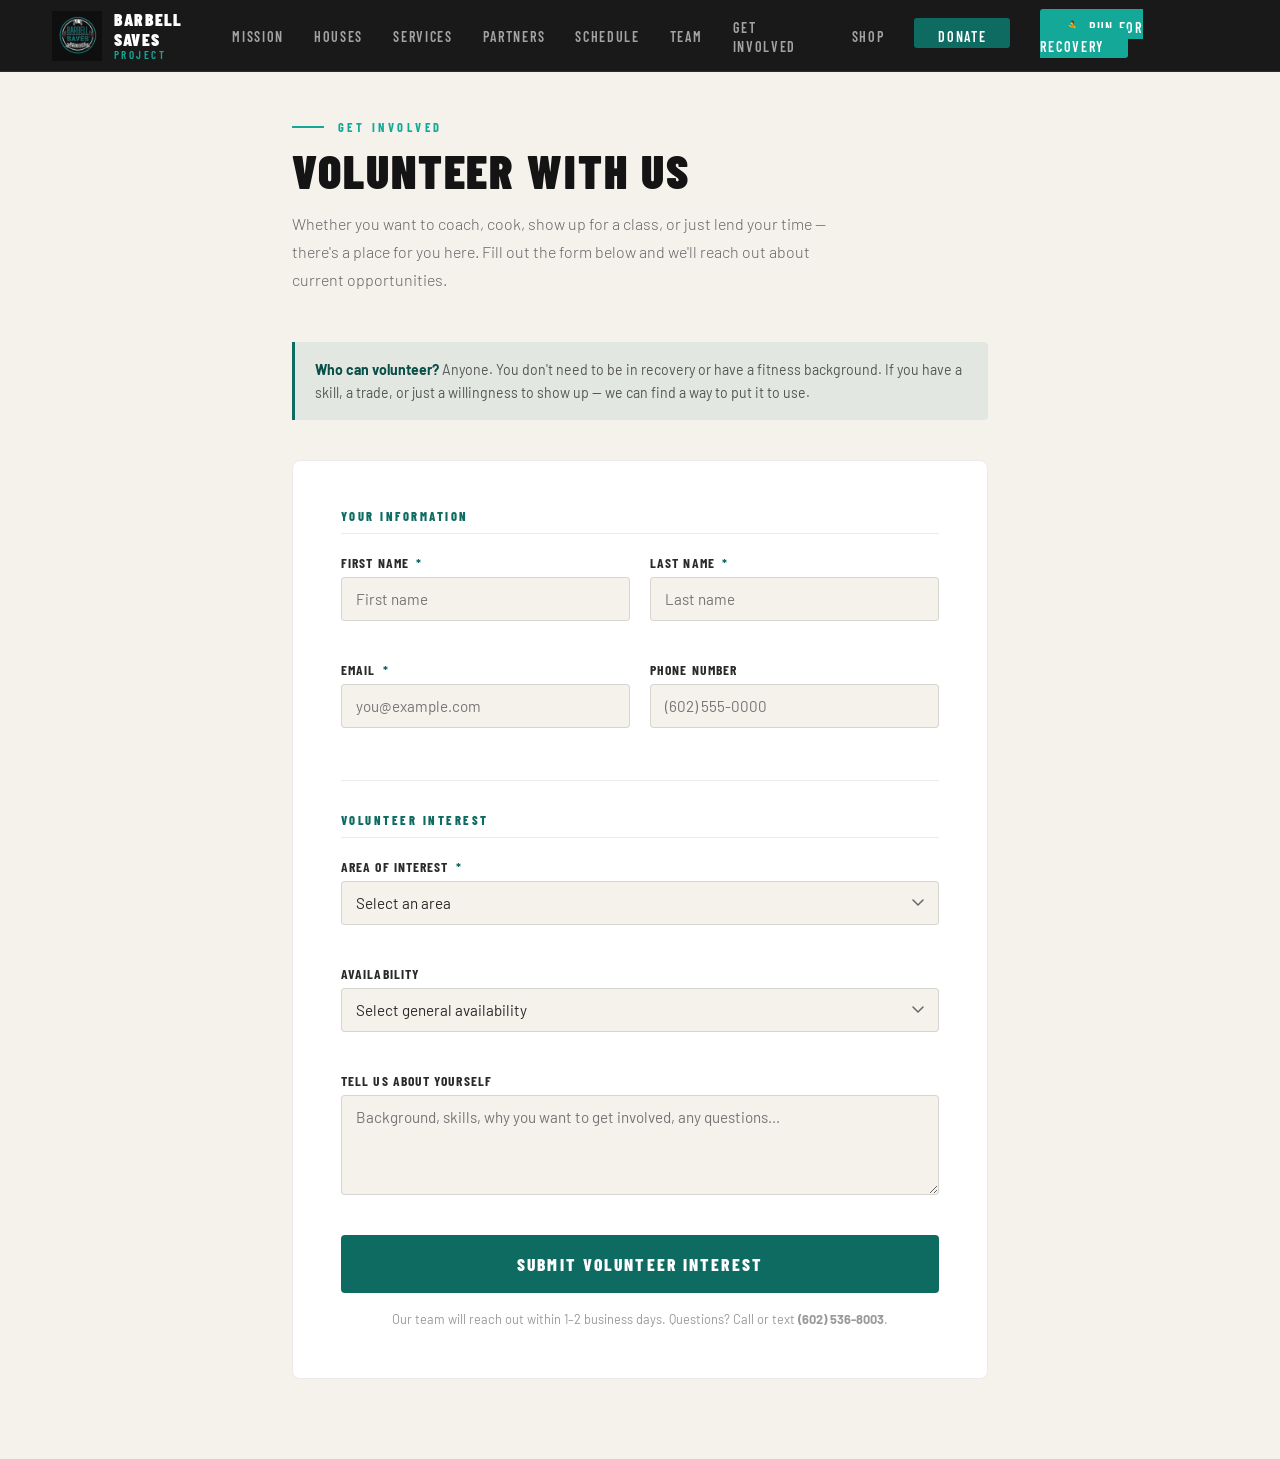
<file: volunteer.html>
<!DOCTYPE html>
<html lang="en">
<head>
<meta charset="UTF-8">
<meta name="viewport" content="width=device-width, initial-scale=1.0">
<title>Volunteer — Barbell Saves Project</title>
<meta name="description" content="Volunteer with the Barbell Saves Project in Phoenix, AZ. Join our community and help people in recovery through fitness and peer support.">
<link href="https://fonts.googleapis.com/css2?family=Barlow+Condensed:wght@300;400;600;700;800;900&family=Barlow:ital,wght@0,300;0,400;0,500;0,600;1,300;1,400&display=swap" rel="stylesheet">
<link rel="stylesheet" href="styles.css">
<style>
  body { background: var(--off-white); }
  .vol-page { padding: 120px 52px 80px; max-width: 800px; margin: 0 auto; }
  .vol-header { margin-bottom: 48px; }
  .vol-header .section-tag { margin-bottom: 12px; }
  .vol-header h1 { font-family: "Barlow Condensed", sans-serif; font-weight: 900; font-size: 3rem; letter-spacing: 0.04em; text-transform: uppercase; color: var(--iron); line-height: 1; margin-bottom: 16px; }
  .vol-header p { font-size: 1rem; color: #666; font-weight: 300; line-height: 1.75; max-width: 560px; }
  .vol-note { background: rgba(13,107,98,0.08); border-left: 3px solid var(--teal); padding: 16px 20px; border-radius: 0 4px 4px 0; margin-bottom: 40px; font-size: 0.88rem; color: #555; line-height: 1.65; }
  .vol-note strong { color: var(--teal-dark); }
  .vol-form { background: white; border: 1px solid rgba(0,0,0,0.08); border-radius: 8px; padding: 48px; }
  .form-section-label { font-family: "Barlow Condensed", sans-serif; font-weight: 800; font-size: 0.78rem; letter-spacing: 0.2em; text-transform: uppercase; color: var(--teal); margin-bottom: 20px; padding-bottom: 10px; border-bottom: 1px solid rgba(0,0,0,0.08); }
  .form-grid { display: grid; grid-template-columns: 1fr 1fr; gap: 20px; margin-bottom: 20px; }
  .form-group { display: flex; flex-direction: column; gap: 6px; margin-bottom: 20px; }
  .form-group.full { grid-column: 1 / -1; }
  label { font-family: "Barlow Condensed", sans-serif; font-weight: 700; font-size: 0.85rem; letter-spacing: 0.08em; text-transform: uppercase; color: var(--charcoal); }
  label .req { color: var(--teal); margin-left: 3px; }
  input, select, textarea { font-family: "Barlow", sans-serif; font-size: 0.95rem; color: var(--charcoal); background: var(--off-white); border: 1.5px solid rgba(0,0,0,0.12); border-radius: 4px; padding: 12px 14px; transition: border-color 0.2s, box-shadow 0.2s; outline: none; width: 100%; }
  input:focus, select:focus, textarea:focus { border-color: var(--teal); box-shadow: 0 0 0 3px rgba(13,107,98,0.1); }
  select { appearance: none; background-image: url("data:image/svg+xml,%3Csvg xmlns='http://www.w3.org/2000/svg' width='12' height='8' viewBox='0 0 12 8'%3E%3Cpath d='M1 1l5 5 5-5' stroke='%23666' stroke-width='1.5' fill='none' stroke-linecap='round'/%3E%3C/svg%3E"); background-repeat: no-repeat; background-position: right 14px center; padding-right: 36px; }
  textarea { resize: vertical; min-height: 100px; }
  .divider { border: none; border-top: 1px solid rgba(0,0,0,0.08); margin: 32px 0; }
  .submit-btn { display: block; width: 100%; background: var(--teal); color: white; font-family: "Barlow Condensed", sans-serif; font-weight: 800; font-size: 1.1rem; letter-spacing: 0.12em; text-transform: uppercase; border: none; padding: 18px; border-radius: 4px; cursor: pointer; transition: background 0.2s, transform 0.15s; margin-top: 8px; }
  .submit-btn:hover { background: var(--teal-light); transform: translateY(-1px); }
  .form-footer-note { margin-top: 16px; text-align: center; font-size: 0.8rem; color: #999; line-height: 1.6; }
  @media (max-width: 768px) {
    .vol-page { padding: 100px 20px 60px; }
    .vol-header h1 { font-size: 2.2rem; }
    .vol-form { padding: 28px 20px; }
    .form-grid { grid-template-columns: 1fr; }
  }
</style>
</head>
<body>

<!-- NAV -->
<nav id="main-nav">
  <a href="index.html" class="nav-logo">
    <img src="images/image1.png" alt="The Barbell Saves Project">
    <div class="nav-logo-text">Barbell Saves<span>Project</span></div>
  </a>
  <button class="nav-hamburger" id="nav-hamburger" aria-label="Menu"><span></span><span></span><span></span></button><ul class="nav-links" id="nav-links">
    <li><a href="index.html#mission">Mission</a></li>
    <li><a href="houses.html">Houses</a></li>
    <li><a href="services.html">Services</a></li>
    <li><a href="partners.html">Partners</a></li>
    <li><a href="schedule.html">Schedule</a></li>
    <li><a href="team.html">Team</a></li>
    <li><a href="get-involved.html">Get Involved</a></li>
    <li><a href="shop.html">Shop</a></li>
    <li><a href="get-involved.html#donate" class="nav-donate">Donate</a></li><li><a href="run-for-recovery.html" class="nav-donate" style="background:var(--teal-bright)!important">&#127939; Run for Recovery</a></li>
  </ul>
</nav>

<div class="vol-page">

  <div class="vol-header">
    <div class="section-tag">Get Involved</div>
    <h1>Volunteer With Us</h1>
    <p>Whether you want to coach, cook, show up for a class, or just lend your time — there's a place for you here. Fill out the form below and we'll reach out about current opportunities.</p>
  </div>

  <div class="vol-note">
    <strong>Who can volunteer?</strong> Anyone. You don't need to be in recovery or have a fitness background. If you have a skill, a trade, or just a willingness to show up — we can find a way to put it to use.
  </div>

  <form class="vol-form" action="https://formspree.io/f/xpqoaqlv" method="POST">
    <input type="hidden" name="_subject" value="Volunteer Interest — Barbell Saves Project">

    <div class="form-section-label">Your Information</div>

    <div class="form-grid">
      <div class="form-group">
        <label for="first_name">First Name <span class="req">*</span></label>
        <input type="text" id="first_name" name="first_name" required placeholder="First name">
      </div>
      <div class="form-group">
        <label for="last_name">Last Name <span class="req">*</span></label>
        <input type="text" id="last_name" name="last_name" required placeholder="Last name">
      </div>
      <div class="form-group">
        <label for="email">Email <span class="req">*</span></label>
        <input type="email" id="email" name="email" required placeholder="you@example.com">
      </div>
      <div class="form-group">
        <label for="phone">Phone Number</label>
        <input type="tel" id="phone" name="phone" placeholder="(602) 555-0000">
      </div>
    </div>

    <hr class="divider">
    <div class="form-section-label">Volunteer Interest</div>

    <div class="form-grid">
      <div class="form-group full">
        <label for="interest">Area of Interest <span class="req">*</span></label>
        <select id="interest" name="interest" required>
          <option value="" disabled selected>Select an area</option>
          <option value="Fitness Coaching / Instruction">Fitness Coaching / Instruction</option>
          <option value="Event Support">Event Support</option>
          <option value="Administrative / Office Help">Administrative / Office Help</option>
          <option value="Cooking / Meal Prep">Cooking / Meal Prep</option>
          <option value="Mentorship / Peer Support">Mentorship / Peer Support</option>
          <option value="Trades / Maintenance">Trades / Maintenance</option>
          <option value="Fundraising / Development">Fundraising / Development</option>
          <option value="Other">Other — describe below</option>
        </select>
      </div>
      <div class="form-group full">
        <label for="availability">Availability</label>
        <select id="availability" name="availability">
          <option value="" disabled selected>Select general availability</option>
          <option value="Weekday mornings">Weekday mornings</option>
          <option value="Weekday afternoons / evenings">Weekday afternoons / evenings</option>
          <option value="Weekends">Weekends</option>
          <option value="Flexible">Flexible</option>
          <option value="One-time or event-based">One-time or event-based only</option>
        </select>
      </div>
      <div class="form-group full">
        <label for="notes">Tell us about yourself</label>
        <textarea id="notes" name="notes" placeholder="Background, skills, why you want to get involved, any questions..."></textarea>
      </div>
    </div>

    <button type="submit" class="submit-btn">Submit Volunteer Interest</button>
    <p class="form-footer-note">Our team will reach out within 1–2 business days. Questions? Call or text <strong>(602) 536-8003</strong>.</p>

  </form>

</div>

<script src="script.js"></script>
</body>
</html>
</file>
<file: styles.css>
:root {
    --teal: #0D6B62;
    --teal-light: #0F8579;
    --teal-bright: #13a898;
    --teal-dark: #094f48;
    --silver: #9AACB8;
    --charcoal: #2A2A2A;
    --iron: #141414;
    --iron-mid: #1e1e1e;
    --off-white: #F5F2EC;
    --warm-white: #FDFAF5;
    --slate: #3D3D3D;
  }
  * { margin: 0; padding: 0; box-sizing: border-box; }
  html { scroll-behavior: smooth; }
  body { font-family: "Barlow", sans-serif; background: var(--warm-white); color: var(--charcoal); overflow-x: hidden; }

  /* NAV */
  nav { position: fixed; top: 0; left: 0; right: 0; z-index: 200; display: flex; align-items: center; justify-content: space-between; padding: 0 52px; height: 72px; background: rgba(16,16,16,0.96); backdrop-filter: blur(16px); border-bottom: 1px solid rgba(13,107,98,0.35); transition: background 0.3s; }
  .nav-logo { text-decoration: none; display: flex; align-items: center; gap: 12px; }
  .nav-logo img { height: 50px; width: 50px; object-fit: contain; mix-blend-mode: screen; }
  .nav-logo-text { font-family: "Barlow Condensed", sans-serif; font-weight: 900; font-size: 1.1rem; letter-spacing: 0.07em; text-transform: uppercase; color: white; line-height: 1.15; }
  .nav-logo-text span { color: var(--teal-bright); display: block; font-size: 0.7rem; letter-spacing: 0.22em; font-weight: 600; }
  .nav-links { display: flex; gap: 30px; list-style: none; align-items: center; }
  .nav-links a { font-family: "Barlow Condensed", sans-serif; font-weight: 600; font-size: 0.88rem; letter-spacing: 0.12em; text-transform: uppercase; color: rgba(255,255,255,0.6); text-decoration: none; transition: color 0.2s; padding-bottom: 3px; border-bottom: 1.5px solid transparent; }
  .nav-links a:hover { color: white; border-bottom-color: var(--teal-bright); }
  .nav-donate { background: var(--teal) !important; color: white !important; padding: 10px 24px; border-radius: 3px; border-bottom: none !important; }
  .nav-donate:hover { background: var(--teal-light) !important; border-bottom: none !important; }

  /* HERO — centered poster broadsheet */
  .hero {
    min-height: 100vh;
    background: var(--iron);
    display: flex; flex-direction: column;
    position: relative; overflow: hidden;
  }
  .hero-bg {
    position: absolute; inset: 0;
    background-image: url("images/image9.jpg");
    background-size: cover;
    background-position: center 30%;
    filter: brightness(0.38) saturate(0.85);
  }
  .hero-bg::after {
    content: "";
    position: absolute; inset: 0;
    background:
      radial-gradient(ellipse 80% 60% at 50% 0%, rgba(13,107,98,0.3) 0%, transparent 60%),
      linear-gradient(180deg, rgba(0,0,0,0.4) 0%, rgba(0,0,0,0.1) 40%, rgba(0,0,0,0.55) 100%);
  }
  /* Horizontal rule texture lines */
  .hero-lines {
    position: absolute; inset: 0;
    background-image:
      linear-gradient(rgba(255,255,255,0.018) 1px, transparent 1px);
    background-size: 100% 80px;
    pointer-events: none;
  }
  .hero-body {
    position: relative; z-index: 2;
    flex: 1; display: flex; flex-direction: column;
    align-items: center; justify-content: center;
    padding: 140px 52px 52px;
    text-align: center;
  }
  /* Logo sits above headline */
  .hero-logo {
    width: 110px; height: 110px; object-fit: contain;
    margin-bottom: 36px;
    animation: fadeUp 0.5s ease 0.05s both;
    filter: drop-shadow(0 0 28px rgba(13,107,98,0.4));
    mix-blend-mode: screen;
  }
  .hero-overline {
    font-family: "Barlow Condensed", sans-serif;
    font-weight: 600; font-size: 0.78rem;
    letter-spacing: 0.36em; text-transform: uppercase;
    color: var(--teal-bright);
    margin-bottom: 24px;
    display: flex; align-items: center; justify-content: center; gap: 18px;
    animation: fadeUp 0.6s ease 0.15s both;
  }
  .overline-rule { width: 40px; height: 1px; background: var(--teal-bright); opacity: 0.6; }
  /* GIANT poster headline — full width */
  .hero-headline {
    font-family: "Barlow Condensed", sans-serif;
    font-weight: 900;
    font-size: clamp(4.5rem, 13vw, 13rem);
    line-height: 0.85;
    letter-spacing: -0.02em;
    text-transform: uppercase;
    color: white;
    margin-bottom: 0;
    animation: fadeUp 0.7s ease 0.25s both;
  }
  .headline-row { display: block; }
  .headline-row.teal { color: var(--teal-bright); }
  .headline-row.outline {
    -webkit-text-stroke: 1.5px rgba(255,255,255,0.25);
    color: transparent;
  }
  /* Divider bar between headline and sub */
  .hero-divider {
    width: 100%; max-width: 680px;
    height: 1px;
    background: linear-gradient(90deg, transparent, rgba(255,255,255,0.15), transparent);
    margin: 32px auto;
    animation: fadeUp 0.6s ease 0.45s both;
  }
  .hero-sub {
    font-size: 1.1rem; line-height: 1.8;
    color: rgba(255,255,255,0.5);
    max-width: 560px; margin: 0 auto 44px;
    font-weight: 300;
    animation: fadeUp 0.7s ease 0.5s both;
  }
  .hero-actions {
    display: flex; gap: 16px; flex-wrap: wrap;
    justify-content: center;
    animation: fadeUp 0.7s ease 0.6s both;
  }
  /* Inline stat strip inside hero, above impact bar */
  .hero-stat-row {
    display: flex; align-items: center; justify-content: center;
    gap: 0; margin-top: 56px; width: 100%;
    border-top: 1px solid rgba(255,255,255,0.07);
    padding-top: 32px;
    animation: fadeUp 0.7s ease 0.7s both;
  }
  .hero-stat {
    display: flex; flex-direction: column; align-items: center;
    padding: 0 44px;
    border-right: 1px solid rgba(255,255,255,0.07);
  }
  .hero-stat:last-child { border-right: none; }
  .hero-stat-n {
    font-family: "Barlow Condensed", sans-serif;
    font-weight: 900; font-size: 2.2rem;
    color: white; line-height: 1;
  }
  .hero-stat-n sup { font-size: 1rem; }
  .hero-stat-l {
    font-size: 0.7rem; font-weight: 600;
    letter-spacing: 0.14em; text-transform: uppercase;
    color: rgba(255,255,255,0.4); margin-top: 4px;
  }

  /* BUTTONS */
  .btn-primary { display: inline-flex; align-items: center; gap: 10px; background: var(--teal); color: white; font-family: "Barlow Condensed", sans-serif; font-weight: 800; font-size: 1rem; letter-spacing: 0.1em; text-transform: uppercase; padding: 16px 36px; border: none; cursor: pointer; text-decoration: none; border-radius: 3px; transition: background 0.2s, transform 0.15s; box-shadow: 0 4px 24px rgba(13,107,98,0.35); }
  .btn-primary:hover { background: var(--teal-light); transform: translateY(-2px); }
  .btn-secondary { display: inline-flex; align-items: center; gap: 10px; background: transparent; color: white; font-family: "Barlow Condensed", sans-serif; font-weight: 700; font-size: 1rem; letter-spacing: 0.1em; text-transform: uppercase; padding: 15px 36px; border: 1.5px solid rgba(255,255,255,0.25); cursor: pointer; text-decoration: none; border-radius: 3px; transition: all 0.2s; }
  .btn-secondary:hover { border-color: var(--teal-bright); background: rgba(13,107,98,0.15); }

  /* IMPACT BAR */
  .impact-bar { position: relative; z-index: 2; background: linear-gradient(90deg, var(--teal-dark) 0%, var(--teal) 50%, var(--teal-dark) 100%); padding: 0 52px; display: flex; align-items: stretch; overflow-x: auto; }
  .impact-item { display: flex; flex-direction: column; align-items: center; justify-content: center; padding: 28px 48px; border-right: 1px solid rgba(255,255,255,0.12); flex-shrink: 0; }
  .impact-item:last-child { border-right: none; }
  .impact-num { font-family: "Barlow Condensed", sans-serif; font-weight: 900; font-size: 2.8rem; color: white; line-height: 1; }
  .impact-num sup { font-size: 1.4rem; vertical-align: super; }
  .impact-desc { font-size: 0.74rem; font-weight: 600; letter-spacing: 0.14em; text-transform: uppercase; color: rgba(255,255,255,0.65); margin-top: 5px; text-align: center; }

  /* SECTIONS */
  .section { padding: 108px 52px; }
  .section-inner { max-width: 1240px; margin: 0 auto; }
  .section-tag { font-family: "Barlow Condensed", sans-serif; font-weight: 700; font-size: 0.78rem; letter-spacing: 0.28em; text-transform: uppercase; color: var(--teal-bright); margin-bottom: 16px; display: flex; align-items: center; gap: 14px; }
  .section-tag::before { content: ""; display: block; width: 32px; height: 2px; background: var(--teal-bright); }
  .section-title { font-family: "Barlow Condensed", sans-serif; font-weight: 900; font-size: clamp(2.8rem, 5.5vw, 4.8rem); line-height: 0.92; text-transform: uppercase; letter-spacing: -0.01em; color: var(--iron); margin-bottom: 24px; }
  .section-title.light { color: white; }

  /* MISSION */
  .mission-section { background: var(--off-white); }
  .mission-photo-wrap { position: relative; overflow: hidden; border-radius: 2px; }
  .mission-photo-wrap img { width: 100%; height: 480px; object-fit: cover; object-position: center top; display: block; }
  .mission-photo-caption { position: absolute; bottom: 0; left: 0; right: 0; padding: 16px 20px; background: linear-gradient(0deg, rgba(0,0,0,0.7), transparent); font-family: "Barlow Condensed", sans-serif; font-weight: 600; font-size: 0.75rem; letter-spacing: 0.18em; text-transform: uppercase; color: rgba(255,255,255,0.75); }
  .mission-layout { display: grid; grid-template-columns: 1fr 0.85fr 0.85fr; gap: 48px; align-items: start; }
  .mission-copy p { font-size: 1.08rem; line-height: 1.85; color: #5a5a5a; margin-bottom: 22px; font-weight: 300; }
  .mission-copy p strong { color: var(--charcoal); font-weight: 600; }
  .big-statement { font-family: "Barlow Condensed", sans-serif; font-weight: 800; font-size: 1.6rem; line-height: 1.25; text-transform: uppercase; color: var(--iron); margin-top: 32px; margin-bottom: 6px; }
  .big-statement span { color: var(--teal); }
  .mission-panels { display: flex; flex-direction: column; gap: 3px; }
  .mission-panel { background: var(--iron); padding: 32px 36px; display: flex; gap: 20px; align-items: flex-start; position: relative; overflow: hidden; cursor: default; transition: transform 0.2s; }
  .mission-panel:hover { transform: translateX(6px); }
  .mission-panel::before { content: ""; position: absolute; left: 0; top: 0; bottom: 0; width: 3px; background: var(--teal-bright); transform: scaleY(0); transform-origin: top; transition: transform 0.3s; }
  .mission-panel:hover::before { transform: scaleY(1); }
  .panel-icon { font-size: 1.6rem; flex-shrink: 0; width: 48px; height: 48px; display: flex; align-items: center; justify-content: center; background: rgba(13,107,98,0.12); border-radius: 3px; border: 1px solid rgba(13,107,98,0.25); }
  .panel-body h4 { font-family: "Barlow Condensed", sans-serif; font-weight: 800; font-size: 1.1rem; text-transform: uppercase; letter-spacing: 0.06em; color: white; margin-bottom: 6px; }
  .panel-body p { font-size: 0.88rem; line-height: 1.65; color: rgba(255,255,255,0.45); font-weight: 300; }

  /* PROGRAMS */
  .programs-section { background: var(--warm-white); }
  .programs-header { display: flex; justify-content: space-between; align-items: flex-end; margin-bottom: 56px; flex-wrap: wrap; gap: 24px; }
  .programs-intro { max-width: 440px; font-size: 1rem; line-height: 1.75; color: #666; font-weight: 300; }
  .programs-grid { display: grid; grid-template-columns: repeat(2, 1fr); gap: 3px; }
  .prog-community { grid-column: span 2; }
  .prog-card { background: var(--iron); padding: 52px 48px; position: relative; overflow: hidden; transition: transform 0.22s; }
  .prog-card:hover { transform: translateY(-5px); z-index: 2; }
  .prog-card::after { content: ""; position: absolute; bottom: 0; left: 0; right: 0; height: 3px; background: linear-gradient(90deg, var(--teal-dark), var(--teal-bright)); transform: scaleX(0); transform-origin: left; transition: transform 0.35s; }
  .prog-card:hover::after { transform: scaleX(1); }
  .prog-num { position: absolute; top: 20px; right: 24px; font-family: "Barlow Condensed", sans-serif; font-weight: 900; font-size: 7rem; color: rgba(255,255,255,0.03); line-height: 1; pointer-events: none; }
  .prog-badge { display: inline-block; font-family: "Barlow Condensed", sans-serif; font-weight: 700; font-size: 0.72rem; letter-spacing: 0.22em; text-transform: uppercase; padding: 4px 14px; border-radius: 2px; margin-bottom: 22px; }
  .badge-silver { background: rgba(154,172,184,0.12); color: #b8cad6; border: 1px solid rgba(154,172,184,0.25); }
  .badge-teal   { background: rgba(13,107,98,0.18); color: var(--teal-bright); border: 1px solid rgba(13,107,98,0.3); }
  .badge-free   { background: var(--teal); color: white; border: none; }
  .prog-card h3 { font-family: "Barlow Condensed", sans-serif; font-weight: 900; font-size: 2.2rem; text-transform: uppercase; letter-spacing: 0.02em; color: white; margin-bottom: 14px; line-height: 1.05; }
  .prog-community h3 { font-size: 2.8rem; }
  .prog-card p { font-size: 0.93rem; line-height: 1.75; color: rgba(255,255,255,0.48); font-weight: 300; margin-bottom: 28px; max-width: 420px; }
  .prog-list { list-style: none; display: flex; flex-direction: column; gap: 9px; margin-bottom: 34px; }
  .prog-list li { font-size: 0.87rem; color: rgba(255,255,255,0.6); display: flex; align-items: center; gap: 10px; }
  .bull { color: var(--teal-bright); font-weight: 700; }
  .prog-link { font-family: "Barlow Condensed", sans-serif; font-weight: 700; font-size: 0.88rem; letter-spacing: 0.15em; text-transform: uppercase; color: var(--teal-bright); text-decoration: none; display: inline-flex; align-items: center; gap: 8px; transition: gap 0.2s; }
  .prog-link:hover { gap: 16px; }
  .community-inner { display: grid; grid-template-columns: 1fr 1fr; gap: 48px; align-items: start; }
  .schedule-cta-btn { display: inline-flex; align-items: center; gap: 10px; background: var(--teal); color: white; font-family: "Barlow Condensed", sans-serif; font-weight: 800; font-size: 1rem; letter-spacing: 0.1em; text-transform: uppercase; padding: 16px 32px; border-radius: 3px; text-decoration: none; transition: background 0.2s; margin-top: 8px; }
  .schedule-list { display: flex; flex-direction: column; gap: 10px; }
  .sched-item { background: rgba(255,255,255,0.04); border-left: 3px solid var(--teal-bright); padding: 14px 18px; display: flex; align-items: center; justify-content: space-between; gap: 12px; }
  .sched-name { font-family: "Barlow Condensed", sans-serif; font-weight: 700; font-size: 1rem; text-transform: uppercase; letter-spacing: 0.05em; color: white; }
  .sched-time { font-size: 0.78rem; color: rgba(255,255,255,0.4); margin-top: 2px; }
  .free-tag { font-family: "Barlow Condensed", sans-serif; font-weight: 700; font-size: 0.68rem; letter-spacing: 0.18em; text-transform: uppercase; background: var(--teal); color: white; padding: 3px 10px; border-radius: 2px; flex-shrink: 0; }

  /* HOUSES */
  .houses-section { background: var(--off-white); }
  .houses-layout { display: grid; grid-template-columns: 1.2fr 1fr; gap: 80px; align-items: start; margin-bottom: 60px; }
  .houses-copy p { font-size: 1.05rem; line-height: 1.85; color: #5a5a5a; margin-bottom: 20px; font-weight: 300; }
  .houses-copy p strong { color: var(--charcoal); font-weight: 600; }
  .houses-stat-box { background: var(--iron); padding: 40px 36px; border-top: 3px solid var(--teal-bright); }
  .stat-row { display: flex; justify-content: space-between; align-items: baseline; padding: 16px 0; border-bottom: 1px solid rgba(255,255,255,0.06); }
  .stat-row:last-child { border-bottom: none; }
  .stat-label { font-size: 0.88rem; color: rgba(255,255,255,0.45); font-weight: 300; }
  .stat-val { font-family: "Barlow Condensed", sans-serif; font-weight: 800; font-size: 1.3rem; color: var(--teal-bright); text-align: right; max-width: 55%; }
  .houses-cards { display: grid; grid-template-columns: repeat(4, 1fr); gap: 16px; }
  .house-card { background: white; border: 1px solid rgba(0,0,0,0.07); border-radius: 6px; overflow: hidden; transition: box-shadow 0.2s, transform 0.2s; display: flex; flex-direction: column; }
  .house-card:hover { box-shadow: 0 16px 48px rgba(13,107,98,0.12); transform: translateY(-4px); }
  .house-photo { width: 100%; height: 180px; background: linear-gradient(135deg, #1e2e2c 0%, #0d3b35 50%, #0a4a42 100%); position: relative; }
  .house-photo::after { content: "🏠"; position: absolute; inset: 0; display: flex; align-items: center; justify-content: center; font-size: 3rem; opacity: 0.25; }
  .house-card-body { padding: 24px 22px; display: flex; flex-direction: column; flex: 1; }
  .house-badges { display: flex; gap: 6px; margin-bottom: 12px; }
  .house-badge { font-family: "Barlow Condensed", sans-serif; font-weight: 700; font-size: 0.72rem; letter-spacing: 0.12em; text-transform: uppercase; color: var(--teal); background: rgba(13,107,98,0.1); border: 1px solid rgba(13,107,98,0.3); border-radius: 3px; padding: 3px 8px; }
  .house-badge-owned { color: #0d6b62; background: rgba(13,107,98,0.12); border-color: rgba(13,107,98,0.4); }
  .house-badge-partner { color: #5a6a8a; background: rgba(90,106,138,0.1); border-color: rgba(90,106,138,0.3); }
  .house-badge-soon { color: #999; background: rgba(0,0,0,0.04); border-color: rgba(0,0,0,0.12); }
  .house-card-coming-soon { opacity: 0.6; pointer-events: none; }
  .house-card h4 { font-family: "Barlow Condensed", sans-serif; font-weight: 800; font-size: 1.4rem; text-transform: uppercase; letter-spacing: 0.03em; color: var(--iron); margin-bottom: 10px; }
  .house-card p { font-size: 0.85rem; line-height: 1.7; color: #666; font-weight: 300; margin-bottom: 18px; flex: 1; }
  .house-actions { display: flex; flex-direction: column; gap: 8px; margin-bottom: 14px; }
  .house-btn { display: block; text-align: center; font-family: "Barlow Condensed", sans-serif; font-weight: 700; font-size: 0.88rem; letter-spacing: 0.1em; text-transform: uppercase; text-decoration: none; padding: 11px 16px; border-radius: 3px; transition: background 0.2s, color 0.2s; }
  .house-btn-primary { background: var(--teal); color: white; }
  .house-btn-primary:hover { background: var(--teal-light); }
  .house-btn-secondary { background: transparent; color: var(--teal); border: 1.5px solid var(--teal); }
  .house-btn-secondary:hover { background: rgba(13,107,98,0.08); }
  .house-needs { font-size: 0.75rem; color: #999; line-height: 1.5; font-style: italic; }

  /* TESTIMONIAL */
  .testimonial-section { padding: 100px 52px; position: relative; overflow: hidden; }
  .testimonial-section::after { content: ""; position: absolute; inset: 0; background-image: url("images/image10.jpg"); background-size: cover; background-position: center; filter: brightness(0.22) saturate(0.7); z-index: 0; }
  .testimonial-section::before { content: ""; position: absolute; inset: 0; background: radial-gradient(ellipse 60% 80% at 50% 50%, rgba(13,107,98,0.25) 0%, transparent 65%); z-index: 1; }
  .testimonial-inner { position: relative; z-index: 2; max-width: 860px; margin: 0 auto; text-align: center; }
  .big-quote { font-family: "Barlow Condensed", sans-serif; font-size: 9rem; line-height: 0.5; color: var(--teal-bright); opacity: 0.2; margin-bottom: 16px; }
  .testimonial-inner blockquote { font-size: clamp(1.3rem, 2.8vw, 1.85rem); font-weight: 300; line-height: 1.6; color: rgba(255,255,255,0.85); font-style: italic; margin-bottom: 36px; }
  .testimonial-inner blockquote strong { font-style: normal; font-weight: 700; color: var(--teal-bright); }
  .quote-divider { width: 48px; height: 2px; background: linear-gradient(90deg, var(--teal), var(--teal-bright)); margin: 0 auto 20px; }
  .quote-name { font-family: "Barlow Condensed", sans-serif; font-weight: 700; font-size: 1rem; letter-spacing: 0.12em; text-transform: uppercase; color: white; }
  .quote-role { font-size: 0.82rem; color: rgba(255,255,255,0.35); letter-spacing: 0.08em; margin-top: 4px; }

  /* PARTNERSHIPS */
  .partner-section { background: var(--iron); position: relative; overflow: hidden; }
  .partner-section::before { content: ""; position: absolute; inset: 0; background: radial-gradient(ellipse 60% 70% at 90% 30%, rgba(13,107,98,0.18) 0%, transparent 60%), radial-gradient(ellipse 40% 50% at 10% 80%, rgba(13,107,98,0.08) 0%, transparent 55%); }
  .partner-inner { position: relative; z-index: 1; }
  .partner-header { display: grid; grid-template-columns: 1fr 1fr; gap: 80px; margin-bottom: 64px; align-items: end; }
  .partner-copy p { font-size: 1.05rem; line-height: 1.8; color: rgba(255,255,255,0.5); font-weight: 300; margin-bottom: 20px; }
  .partner-types { display: grid; grid-template-columns: repeat(3, 1fr); gap: 3px; }
  .ptype-card { background: rgba(255,255,255,0.03); border: 1px solid rgba(255,255,255,0.06); padding: 40px 32px; position: relative; transition: background 0.2s, border-color 0.2s; }
  .ptype-card:hover { background: rgba(255,255,255,0.055); border-color: rgba(13,107,98,0.4); }
  .corner-num { position: absolute; top: 18px; right: 20px; font-family: "Barlow Condensed", sans-serif; font-weight: 900; font-size: 4rem; color: rgba(255,255,255,0.03); line-height: 1; }
  .ptype-icon { font-size: 1.8rem; margin-bottom: 18px; width: 52px; height: 52px; background: rgba(13,107,98,0.12); border: 1px solid rgba(13,107,98,0.25); border-radius: 3px; display: flex; align-items: center; justify-content: center; }
  .ptype-card h4 { font-family: "Barlow Condensed", sans-serif; font-weight: 800; font-size: 1.3rem; text-transform: uppercase; letter-spacing: 0.05em; color: white; margin-bottom: 12px; }
  .ptype-card p { font-size: 0.87rem; line-height: 1.7; color: rgba(255,255,255,0.4); font-weight: 300; margin-bottom: 20px; }
  .ptype-examples { display: flex; flex-direction: column; gap: 6px; }
  .ptype-ex { font-size: 0.8rem; color: rgba(255,255,255,0.35); display: flex; align-items: center; gap: 8px; }
  .ptype-ex::before { content: "—"; color: rgba(19,168,152,0.5); }

  /* DONATE */
  .donate-section { background: var(--warm-white); }
  .donate-layout { display: grid; grid-template-columns: 1fr 1fr; gap: 80px; align-items: start; }
  .donate-copy p { font-size: 1.05rem; line-height: 1.85; color: #5a5a5a; margin-bottom: 22px; font-weight: 300; }
  .donate-copy p strong { color: var(--charcoal); font-weight: 600; }
  .impact-list { list-style: none; display: flex; flex-direction: column; gap: 0; margin-top: 32px; border-top: 1px solid rgba(13,107,98,0.2); }
  .impact-list li { display: flex; align-items: center; gap: 20px; padding: 14px 0; border-bottom: 1px solid rgba(13,107,98,0.15); }
  .impact-icon-box { display: none; }
  .impact-item-text h5 { font-family: "Barlow Condensed", sans-serif; font-weight: 800; font-size: 1.2rem; text-transform: uppercase; letter-spacing: 0.04em; color: var(--teal); margin-bottom: 0; min-width: 68px; flex-shrink: 0; }
  .impact-item-text { display: flex; align-items: center; gap: 16px; width: 100%; }
  .impact-item-text p { font-size: 0.88rem; color: #666; font-weight: 400; margin-bottom: 0; line-height: 1.4; }
  .donate-widget { background: var(--iron); border-radius: 4px; overflow: hidden; box-shadow: 0 24px 64px rgba(0,0,0,0.2); }
  .widget-header { background: var(--teal); padding: 26px 36px; }
  .widget-header h3 { font-family: "Barlow Condensed", sans-serif; font-weight: 900; font-size: 1.5rem; text-transform: uppercase; letter-spacing: 0.05em; color: white; }
  .widget-header p { font-size: 0.82rem; color: rgba(255,255,255,0.8); margin-top: 2px; }
  .widget-body { padding: 36px; }
  .amount-grid { display: grid; grid-template-columns: repeat(3, 1fr); gap: 8px; margin-bottom: 12px; }
  .amt-btn { background: rgba(255,255,255,0.05); border: 1.5px solid rgba(255,255,255,0.1); padding: 14px 8px; cursor: pointer; border-radius: 3px; text-align: center; transition: all 0.18s; }
  .amt-btn:hover, .amt-btn.selected { border-color: var(--teal-bright); background: rgba(13,107,98,0.18); }
  .amt-num { font-family: "Barlow Condensed", sans-serif; font-weight: 900; font-size: 1.5rem; color: white; line-height: 1; }
  .amt-label { font-size: 0.7rem; color: rgba(255,255,255,0.35); margin-top: 3px; text-transform: uppercase; letter-spacing: 0.05em; }
  .custom-input { background: rgba(255,255,255,0.05); border: 1.5px solid rgba(255,255,255,0.1); padding: 13px 16px; width: 100%; color: white; font-family: "Barlow", sans-serif; font-size: 0.95rem; border-radius: 3px; outline: none; margin-bottom: 16px; transition: border-color 0.2s; }
  .custom-input:focus { border-color: var(--teal-bright); }
  .custom-input::placeholder { color: rgba(255,255,255,0.25); }
  .freq-toggle { display: flex; background: rgba(255,255,255,0.04); border: 1px solid rgba(255,255,255,0.08); border-radius: 3px; overflow: hidden; margin-bottom: 20px; }
  .freq-btn { flex: 1; padding: 11px; border: none; cursor: pointer; font-family: "Barlow Condensed", sans-serif; font-weight: 700; font-size: 0.85rem; letter-spacing: 0.1em; text-transform: uppercase; background: transparent; color: rgba(255,255,255,0.4); transition: all 0.18s; }
  .freq-btn.active { background: var(--teal-bright); color: white; }
  .donate-cta { width: 100%; padding: 18px; background: var(--teal); border: none; cursor: pointer; font-family: "Barlow Condensed", sans-serif; font-weight: 800; font-size: 1.1rem; letter-spacing: 0.12em; text-transform: uppercase; color: white; border-radius: 3px; transition: background 0.2s, transform 0.15s; box-shadow: 0 4px 20px rgba(13,107,98,0.25); }
  .donate-cta:hover { background: var(--teal-light); transform: translateY(-1px); }
  .widget-note { font-size: 0.72rem; color: rgba(255,255,255,0.2); text-align: center; margin-top: 14px; font-style: italic; }

  /* SPONSORS */
  /* SPONSOR SECTION */
  .sponsor-section { background: var(--off-white); }
  .sponsor-header-new { display: grid; grid-template-columns: 1fr 1fr; gap: 52px; align-items: start; margin-bottom: 40px; }
  .sponsor-header-new p { font-size: 1rem; line-height: 1.75; color: #666; font-weight: 300; margin-top: 16px; }
  .sponsor-urgency { background: var(--iron); padding: 32px 36px; border-left: 4px solid var(--teal-bright); }
  .urgency-label { font-family: "Barlow Condensed", sans-serif; font-weight: 900; font-size: 1.2rem; text-transform: uppercase; letter-spacing: 0.06em; color: var(--teal-bright); margin-bottom: 12px; }
  .sponsor-urgency p { font-size: 0.88rem; color: rgba(255,255,255,0.55); line-height: 1.65; font-weight: 300; margin-bottom: 16px; }
  .sponsor-urgency strong { color: rgba(255,255,255,0.85); font-weight: 600; }
  .urgency-list { list-style: none; display: flex; flex-direction: column; gap: 7px; }
  .urgency-list li { font-size: 0.84rem; color: rgba(255,255,255,0.5); padding-left: 16px; position: relative; }
  .urgency-list li::before { content: "—"; position: absolute; left: 0; color: var(--teal-bright); }
  .urgency-list strong { color: var(--teal-bright); }

  /* LEGACY TIER */
  .legacy-tier { background: var(--iron); border: 1px solid rgba(19,168,152,0.3); border-top: 4px solid var(--teal-bright); padding: 40px 48px; display: grid; grid-template-columns: 1fr auto; gap: 52px; align-items: center; margin-bottom: 16px; }
  .legacy-star { font-family: "Barlow Condensed", sans-serif; font-weight: 700; font-size: 0.75rem; letter-spacing: 0.22em; text-transform: uppercase; color: var(--teal-bright); margin-bottom: 8px; }
  .legacy-amount { font-family: "Barlow Condensed", sans-serif; font-weight: 900; font-size: 3.5rem; color: white; line-height: 1; letter-spacing: 0.02em; margin-bottom: 10px; }
  .legacy-amount span { font-size: 2rem; color: var(--teal-bright); }
  .legacy-impact { font-size: 0.9rem; color: rgba(255,255,255,0.5); font-weight: 300; line-height: 1.6; margin-bottom: 20px; max-width: 500px; }
  .legacy-perks li { color: rgba(255,255,255,0.6) !important; }
  .legacy-perks .perk-check { color: var(--teal-bright) !important; }
  .legacy-tier-right { display: flex; flex-direction: column; align-items: center; gap: 14px; flex-shrink: 0; text-align: center; }
  .legacy-limit { font-family: "Barlow Condensed", sans-serif; font-weight: 700; font-size: 0.72rem; letter-spacing: 0.2em; text-transform: uppercase; color: var(--teal-bright); background: rgba(19,168,152,0.1); border: 1px solid rgba(19,168,152,0.3); padding: 6px 16px; }
  .legacy-btn { display: inline-block; font-family: "Barlow Condensed", sans-serif; font-weight: 800; font-size: 0.85rem; letter-spacing: 0.12em; text-transform: uppercase; text-decoration: none; padding: 16px 32px; background: var(--teal-bright); color: var(--iron); white-space: nowrap; transition: background 0.2s; }
  .legacy-btn:hover { background: #16c4b2; }
  .legacy-note { font-size: 0.74rem; color: rgba(255,255,255,0.3); font-style: italic; }

  /* PARTNER TIERS GRID */
  .partner-tiers-grid { display: grid; grid-template-columns: repeat(4, 1fr); gap: 10px; margin-bottom: 32px; }
  .partner-tier { background: white; border: 1.5px solid rgba(0,0,0,0.08); padding: 28px 24px; display: flex; flex-direction: column; gap: 8px; position: relative; transition: box-shadow 0.2s; }
  .partner-tier:hover { box-shadow: 0 12px 40px rgba(0,0,0,0.1); }
  .featured-partner-tier { border-color: var(--teal); border-top: 3px solid var(--teal); }
  .partner-tier-limit { position: absolute; top: 12px; right: 12px; font-family: "Barlow Condensed", sans-serif; font-weight: 700; font-size: 0.62rem; letter-spacing: 0.16em; text-transform: uppercase; color: var(--teal); background: rgba(13,107,98,0.08); padding: 3px 8px; }
  .partner-tier-name { font-family: "Barlow Condensed", sans-serif; font-weight: 800; font-size: 1rem; letter-spacing: 0.06em; text-transform: uppercase; color: var(--iron); }
  .partner-tier-amount { font-family: "Barlow Condensed", sans-serif; font-weight: 900; font-size: 2rem; color: var(--teal); line-height: 1; margin-bottom: 4px; }
  .partner-tier-funds { font-size: 0.8rem; color: #888; line-height: 1.5; padding-bottom: 12px; border-bottom: 1px solid rgba(0,0,0,0.07); margin-bottom: 4px; font-style: italic; }
  .tier-perks { list-style: none; display: flex; flex-direction: column; gap: 8px; margin-bottom: 16px; flex: 1; }
  .tier-perks li { font-size: 0.82rem; color: #555; display: flex; align-items: flex-start; gap: 8px; line-height: 1.4; }
  .perk-check { color: var(--teal); font-weight: 700; flex-shrink: 0; }
  .tier-btn-new { display: block; text-align: center; font-family: "Barlow Condensed", sans-serif; font-weight: 700; font-size: 0.78rem; letter-spacing: 0.1em; text-transform: uppercase; text-decoration: none; padding: 12px; background: var(--iron); color: white; transition: background 0.2s; margin-top: auto; }
  .tier-btn-new:hover { background: var(--slate); }
  .tier-btn-featured { background: var(--teal); }
  .tier-btn-featured:hover { background: var(--teal-light); }

  /* SIGNATURE EVENTS */
  .sig-events { border-top: 1px solid rgba(0,0,0,0.1); padding-top: 28px; }
  .sig-events-label { font-family: "Barlow Condensed", sans-serif; font-weight: 700; font-size: 0.72rem; letter-spacing: 0.22em; text-transform: uppercase; color: var(--teal); margin-bottom: 16px; }
  .sig-events-row { display: grid; grid-template-columns: repeat(4, 1fr); gap: 1px; background: rgba(0,0,0,0.08); }
  .sig-event { background: var(--warm-white); padding: 16px 20px; }
  .sig-event-name { font-family: "Barlow Condensed", sans-serif; font-weight: 700; font-size: 0.88rem; letter-spacing: 0.06em; text-transform: uppercase; color: var(--iron); margin-bottom: 4px; }
  .sig-event-desc { font-size: 0.78rem; color: #888; line-height: 1.45; font-weight: 300; }

  /* CTA BAND */
  .cta-band { background: linear-gradient(135deg, var(--teal-dark) 0%, var(--teal) 50%, var(--teal-dark) 100%); padding: 80px 52px; text-align: center; position: relative; overflow: hidden; }
  .cta-band::before { content: ""; position: absolute; inset: 0; background-image: linear-gradient(rgba(255,255,255,0.04) 1px, transparent 1px), linear-gradient(90deg, rgba(255,255,255,0.04) 1px, transparent 1px); background-size: 40px 40px; }
  .cta-band-inner { position: relative; z-index: 1; }
  .cta-band h2 { font-family: "Barlow Condensed", sans-serif; font-weight: 900; font-size: clamp(2.4rem, 5vw, 4rem); text-transform: uppercase; letter-spacing: 0.01em; color: white; margin-bottom: 14px; line-height: 1; }
  .cta-band p { font-size: 1.05rem; color: rgba(255,255,255,0.65); font-weight: 300; margin-bottom: 40px; max-width: 480px; margin-left: auto; margin-right: auto; }
  .cta-btns { display: flex; justify-content: center; gap: 16px; flex-wrap: wrap; }

  /* FOOTER */
  footer { background: #0d0d0d; padding: 72px 52px 36px; border-top: 1px solid rgba(13,107,98,0.25); }
  .footer-grid { display: grid; grid-template-columns: 2.2fr 1fr 1fr 1fr; gap: 52px; margin-bottom: 56px; }
  .footer-brand img { width: 80px; height: 80px; object-fit: contain; margin-bottom: 12px; display: block; }
  .footer-501c3 { font-family: "Barlow Condensed", sans-serif; font-size: 0.7rem; font-weight: 600; letter-spacing: 0.2em; text-transform: uppercase; color: rgba(255,255,255,0.25); margin-bottom: 16px; }
  .footer-brand p { font-size: 0.88rem; line-height: 1.75; color: rgba(255,255,255,0.35); font-weight: 300; max-width: 280px; margin-bottom: 24px; }
  .social-row { display: flex; gap: 10px; }
  .social-icon { width: 36px; height: 36px; background: rgba(255,255,255,0.05); border: 1px solid rgba(255,255,255,0.08); border-radius: 3px; cursor: pointer; display: flex; align-items: center; justify-content: center; font-size: 0.9rem; color: rgba(255,255,255,0.5); transition: all 0.2s; text-decoration: none; font-family: "Barlow Condensed", sans-serif; font-weight: 700; }
  .social-icon:hover { background: rgba(13,107,98,0.2); border-color: var(--teal-bright); color: var(--teal-bright); }
  .footer-col h5 { font-family: "Barlow Condensed", sans-serif; font-weight: 700; font-size: 0.8rem; letter-spacing: 0.22em; text-transform: uppercase; color: rgba(255,255,255,0.35); margin-bottom: 20px; }
  .footer-col ul { list-style: none; display: flex; flex-direction: column; gap: 11px; }
  .footer-col a { font-size: 0.88rem; color: rgba(255,255,255,0.4); text-decoration: none; font-weight: 300; transition: color 0.2s; }
  .footer-col a:hover { color: var(--teal-bright); }
  .footer-bottom { border-top: 1px solid rgba(255,255,255,0.05); padding-top: 28px; display: flex; justify-content: space-between; align-items: center; flex-wrap: wrap; gap: 12px; }
  .footer-bottom p { font-size: 0.78rem; color: rgba(255,255,255,0.2); }
  .footer-bottom a { color: var(--teal-bright); text-decoration: none; }

  @keyframes fadeUp { from { opacity: 0; transform: translateY(32px); } to { opacity: 1; transform: translateY(0); } }

  /* IMPACT REPORT SECTION (homepage) */
  .impact-report-section { background: var(--iron); padding: 80px 52px; position: relative; overflow: hidden; }
  .impact-report-section::before { content: ""; position: absolute; top: -80px; right: -80px; width: 500px; height: 500px; background: radial-gradient(circle, rgba(13,107,98,0.18) 0%, transparent 70%); pointer-events: none; }
  .impact-report-layout { max-width: 1200px; margin: 0 auto; display: grid; grid-template-columns: 1fr 1fr; gap: 64px; align-items: center; }
  .impact-report-copy { display: flex; flex-direction: column; gap: 16px; }
  .impact-report-copy .section-title { color: white; }
  .impact-report-copy p { color: rgba(255,255,255,0.55); font-size: 1.05rem; line-height: 1.7; font-weight: 300; max-width: 480px; }
  .impact-report-cta { background: linear-gradient(135deg, var(--teal-dark) 0%, #0a1f1d 100%); border: 1px solid rgba(19,168,152,0.3); padding: 48px 52px; position: relative; overflow: hidden; }
  .impact-report-cta::after { content: ""; position: absolute; bottom: -30px; right: -30px; width: 180px; height: 180px; border: 2px solid rgba(19,168,152,0.12); border-radius: 50%; pointer-events: none; }
  .impact-report-year { font-family: "Barlow Condensed", sans-serif; font-weight: 900; font-size: 6rem; color: var(--teal-bright); line-height: 1; letter-spacing: 0.02em; text-shadow: 0 0 60px rgba(19,168,152,0.4); }
  .impact-report-label { font-family: "Barlow Condensed", sans-serif; font-weight: 700; font-size: 1rem; letter-spacing: 0.28em; text-transform: uppercase; color: rgba(255,255,255,0.6); margin-top: 6px; margin-bottom: 20px; border-bottom: 1px solid rgba(19,168,152,0.25); padding-bottom: 20px; }
  .impact-report-cta p { color: rgba(255,255,255,0.5); font-size: 0.92rem; font-weight: 300; line-height: 1.6; margin-bottom: 4px; }

  /* DONATE SECTION REDESIGN */
  .donate-header { display: grid; grid-template-columns: 1fr 1fr; gap: 52px; align-items: start; margin-bottom: 40px; }
  .donate-header-copy p { color: #555; font-size: 1rem; line-height: 1.7; margin-top: 16px; }
  .donate-header-copy strong { color: var(--charcoal); }
  .donate-impact-row { display: flex; gap: 0; align-self: center; border-top: 2px solid var(--teal); padding-top: 24px; }
  .donate-impact-item { flex: 1; display: flex; flex-direction: column; gap: 5px; padding-right: 20px; border-right: 1px solid rgba(13,107,98,0.2); margin-right: 20px; }
  .donate-impact-item:last-child { border-right: none; margin-right: 0; padding-right: 0; }
  .donate-impact-amt { font-family: "Barlow Condensed", sans-serif; font-weight: 900; font-size: 2rem; color: var(--teal); letter-spacing: 0.02em; line-height: 1; }
  .donate-impact-label { font-size: 0.8rem; color: #888; font-weight: 400; line-height: 1.35; text-transform: uppercase; letter-spacing: 0.05em; }

  /* QCO FEATURED CARD */
  .qco-featured { background: var(--iron); border-left: 5px solid var(--teal-bright); padding: 40px 48px; display: grid; grid-template-columns: 1fr auto; gap: 48px; align-items: center; margin-bottom: 16px; }
  .qco-featured-badge { font-family: "Barlow Condensed", sans-serif; font-weight: 700; font-size: 0.72rem; letter-spacing: 0.26em; text-transform: uppercase; color: var(--teal-bright); margin-bottom: 10px; }
  .qco-featured-title { font-family: "Barlow Condensed", sans-serif; font-weight: 900; font-size: 2rem; color: white; line-height: 1.1; margin-bottom: 14px; text-transform: uppercase; letter-spacing: 0.03em; }
  .qco-featured-title em { color: var(--teal-bright); font-style: normal; }
  .qco-featured-left p { font-size: 0.92rem; color: rgba(255,255,255,0.55); line-height: 1.7; font-weight: 300; max-width: 560px; }
  .qco-featured-left strong { color: rgba(255,255,255,0.85); font-weight: 600; }
  .qco-featured-right { display: flex; flex-direction: column; align-items: center; gap: 14px; flex-shrink: 0; }
  .qco-featured-btn { display: inline-block; font-family: "Barlow Condensed", sans-serif; font-weight: 800; font-size: 0.9rem; letter-spacing: 0.14em; text-transform: uppercase; text-decoration: none; padding: 18px 36px; background: var(--teal-bright); color: var(--iron); white-space: nowrap; transition: background 0.2s; }
  .qco-featured-btn:hover { background: #16c4b2; }
  .qco-featured-note { font-size: 0.76rem; color: rgba(255,255,255,0.3); text-align: center; font-style: italic; max-width: 200px; line-height: 1.4; }

  /* GIVING ROW (3 cards below QCO) */
  .giving-row { display: grid; grid-template-columns: repeat(3, 1fr); gap: 10px; }

  /* GIVING GRID (donate widget replacement) */
  .giving-grid { display: grid; grid-template-columns: 1fr 1fr; gap: 10px; }
  .giving-card { background: var(--iron-mid); border: 1px solid rgba(255,255,255,0.1); padding: 28px 24px 24px; display: flex; flex-direction: column; gap: 12px; position: relative; transition: border-color 0.2s, background 0.2s; }
  .giving-card:hover { border-color: rgba(19,168,152,0.5); background: #222; }
  .giving-card-primary { border-top: 3px solid var(--teal); }
  .giving-card-qco { border-top: 3px solid var(--teal-bright); background: #182220; }
  .giving-qco-badge { position: absolute; top: 0; right: 16px; background: var(--teal-bright); color: var(--iron); font-family: "Barlow Condensed", sans-serif; font-weight: 800; font-size: 0.63rem; letter-spacing: 0.2em; text-transform: uppercase; padding: 3px 10px; }
  .giving-card-title { font-family: "Barlow Condensed", sans-serif; font-weight: 800; font-size: 1.15rem; letter-spacing: 0.06em; text-transform: uppercase; color: white; }
  .giving-card-desc { font-size: 0.88rem; color: rgba(255,255,255,0.6); line-height: 1.6; font-weight: 300; flex: 1; }
  .giving-card-desc strong { color: var(--teal-bright); font-weight: 600; }
  .giving-card-btn { display: block; text-align: center; margin-top: 4px; font-family: "Barlow Condensed", sans-serif; font-weight: 700; font-size: 0.82rem; letter-spacing: 0.14em; text-transform: uppercase; text-decoration: none; padding: 13px 16px; background: var(--teal); border: none; color: white; transition: background 0.2s; }
  .giving-card-btn:hover { background: var(--teal-light); }
  .giving-card-btn-qco { background: var(--teal-bright); color: var(--iron); }
  .giving-card-btn-qco:hover { background: #16c4b2; }

  /* IMPACT REPORT CALLOUT BAR (get-involved page) */
  .impact-callout-bar { background: var(--teal-dark); border-top: 1px solid rgba(13,107,98,0.5); border-bottom: 1px solid rgba(13,107,98,0.5); padding: 28px 52px; }
  .impact-callout-inner { max-width: 1200px; margin: 0 auto; display: flex; align-items: center; justify-content: space-between; gap: 32px; flex-wrap: wrap; }
  .impact-callout-eyebrow { font-family: "Barlow Condensed", sans-serif; font-weight: 700; font-size: 0.78rem; letter-spacing: 0.22em; text-transform: uppercase; color: var(--teal-bright); margin-bottom: 4px; }
  .impact-callout-text p { color: rgba(255,255,255,0.75); font-size: 0.97rem; font-weight: 300; }

  /* HAMBURGER */
  .nav-hamburger { display: none; flex-direction: column; gap: 5px; cursor: pointer; padding: 8px; background: none; border: none; }
  .nav-hamburger span { display: block; width: 24px; height: 2px; background: white; border-radius: 2px; transition: transform 0.3s, opacity 0.3s; }
  .nav-hamburger.open span:nth-child(1) { transform: translateY(7px) rotate(45deg); }
  .nav-hamburger.open span:nth-child(2) { opacity: 0; }
  .nav-hamburger.open span:nth-child(3) { transform: translateY(-7px) rotate(-45deg); }

  @media (max-width: 960px) {
    nav { padding: 0 24px; }
    .nav-hamburger { display: flex; }
    .nav-links { display: none; flex-direction: column; position: fixed; top: 72px; left: 0; right: 0; background: rgba(14,14,14,0.99); padding: 24px 28px 32px; gap: 4px; border-bottom: 1px solid rgba(13,107,98,0.3); }
    .nav-links.open { display: flex; }
    .nav-links li { width: 100%; }
    .nav-links a { font-size: 1.1rem; padding: 12px 0; display: block; border-bottom: 1px solid rgba(255,255,255,0.06); }
    .nav-donate { display: inline-block; margin-top: 8px; text-align: center; width: 100%; padding: 14px !important; }
    .section { padding: 72px 24px; }
    .hero-body { padding: 110px 24px 48px; }
    .hero-logo { width: 80px; height: 80px; }
    .hero-headline { font-size: clamp(3.8rem, 16vw, 6rem); }
    .hero-stat-row { gap: 0; overflow-x: auto; flex-wrap: nowrap; }
    .hero-stat { padding: 0 20px; flex-shrink: 0; }
    .impact-bar { padding: 0 24px; overflow-x: auto; }
    .impact-item { padding: 24px 28px; }
    .mission-layout, .houses-layout, .donate-layout, .partner-header { grid-template-columns: 1fr; gap: 40px; }
    .programs-grid { grid-template-columns: 1fr; }
    .prog-community { grid-column: span 1; }
    .community-inner { grid-template-columns: 1fr; }
    .houses-cards { grid-template-columns: repeat(2, 1fr); }
    .partner-types, .sponsor-tiers { grid-template-columns: 1fr; }
    .sponsor-header-new { grid-template-columns: 1fr; }
    .legacy-tier { grid-template-columns: 1fr; gap: 28px; padding: 32px 24px; }
    .partner-tiers-grid { grid-template-columns: 1fr 1fr; }
    .sig-events-row { grid-template-columns: 1fr 1fr; }
    .footer-grid { grid-template-columns: 1fr 1fr; }
    .cta-band, .testimonial-section, footer { padding-left: 24px; padding-right: 24px; }
    .impact-report-section { padding: 64px 24px; }
    .impact-report-layout { grid-template-columns: 1fr; gap: 36px; }
    .impact-callout-bar { padding: 24px; }
    .impact-callout-inner { flex-direction: column; align-items: flex-start; gap: 20px; }
    .giving-grid { grid-template-columns: 1fr; }
    .donate-header { grid-template-columns: 1fr; gap: 32px; }
    .qco-featured { grid-template-columns: 1fr; gap: 28px; padding: 32px 24px; }
    .giving-row { grid-template-columns: 1fr; }
  }
</file>
